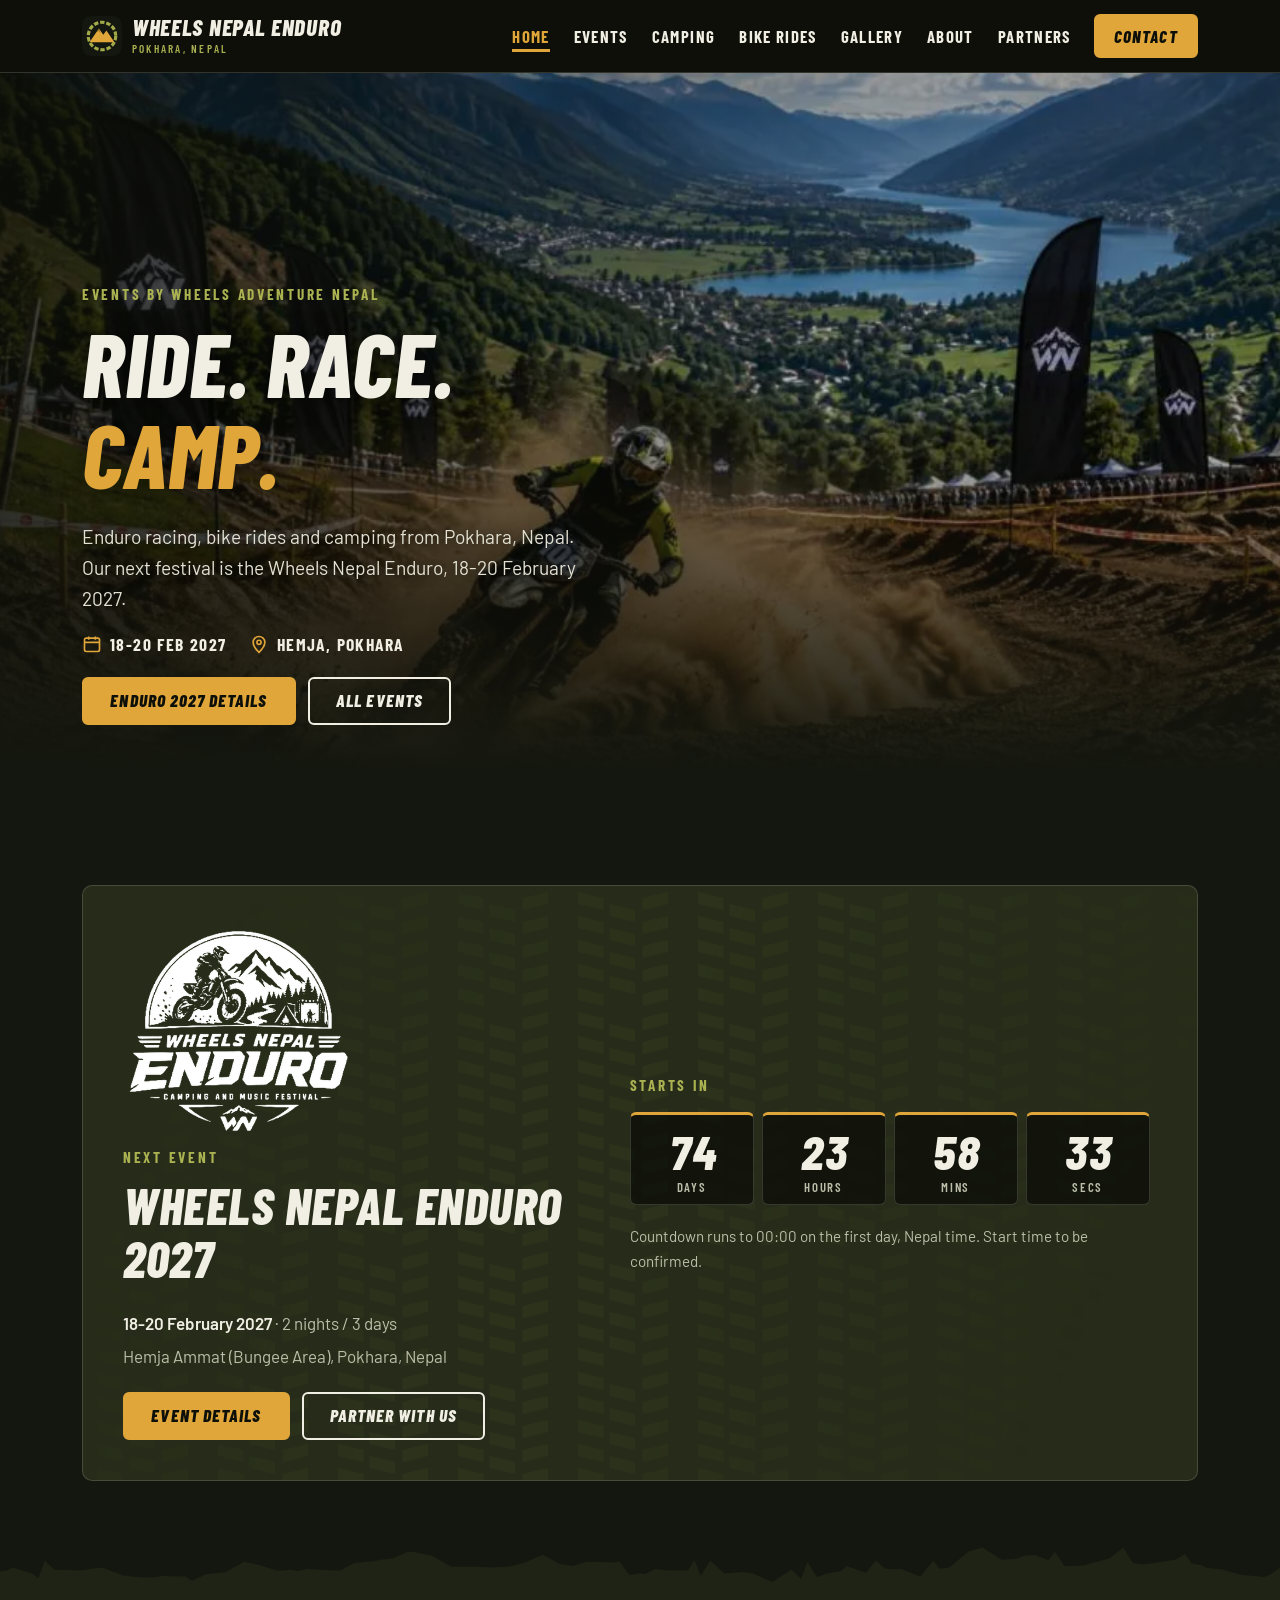
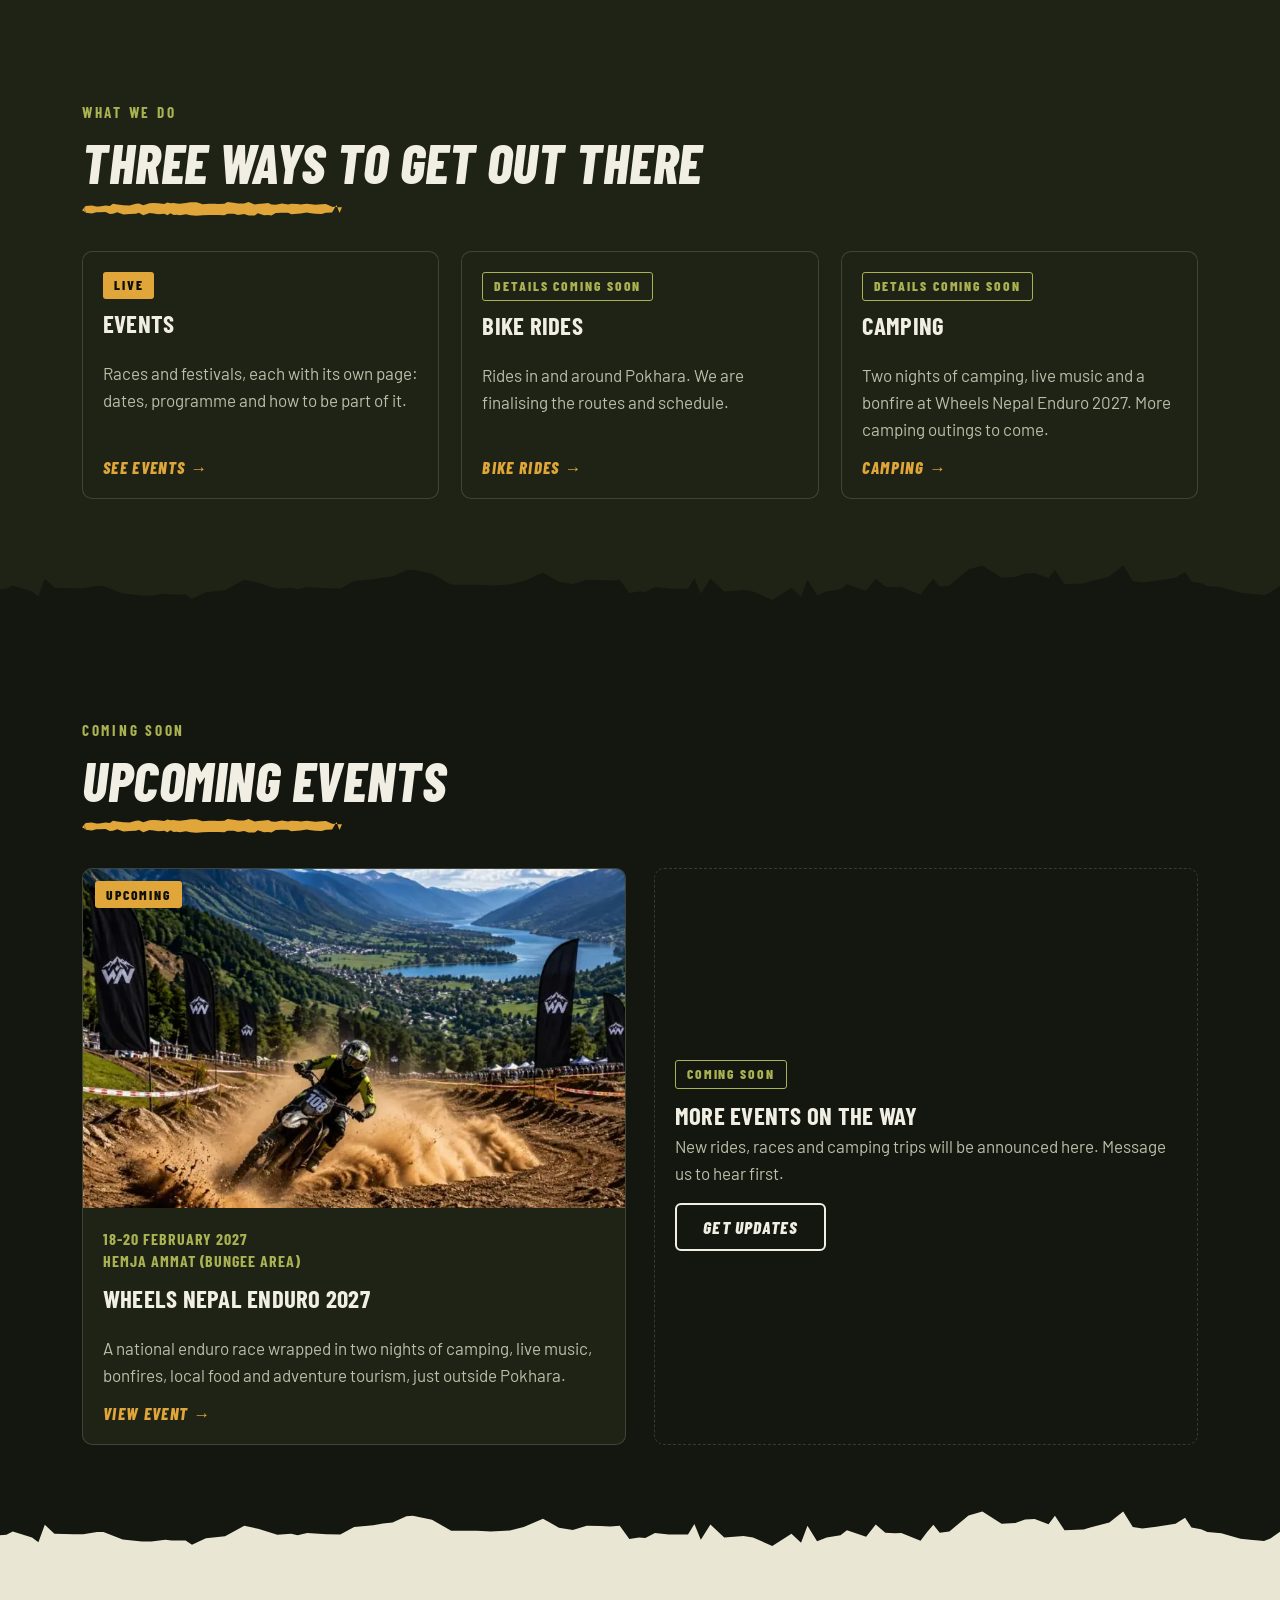
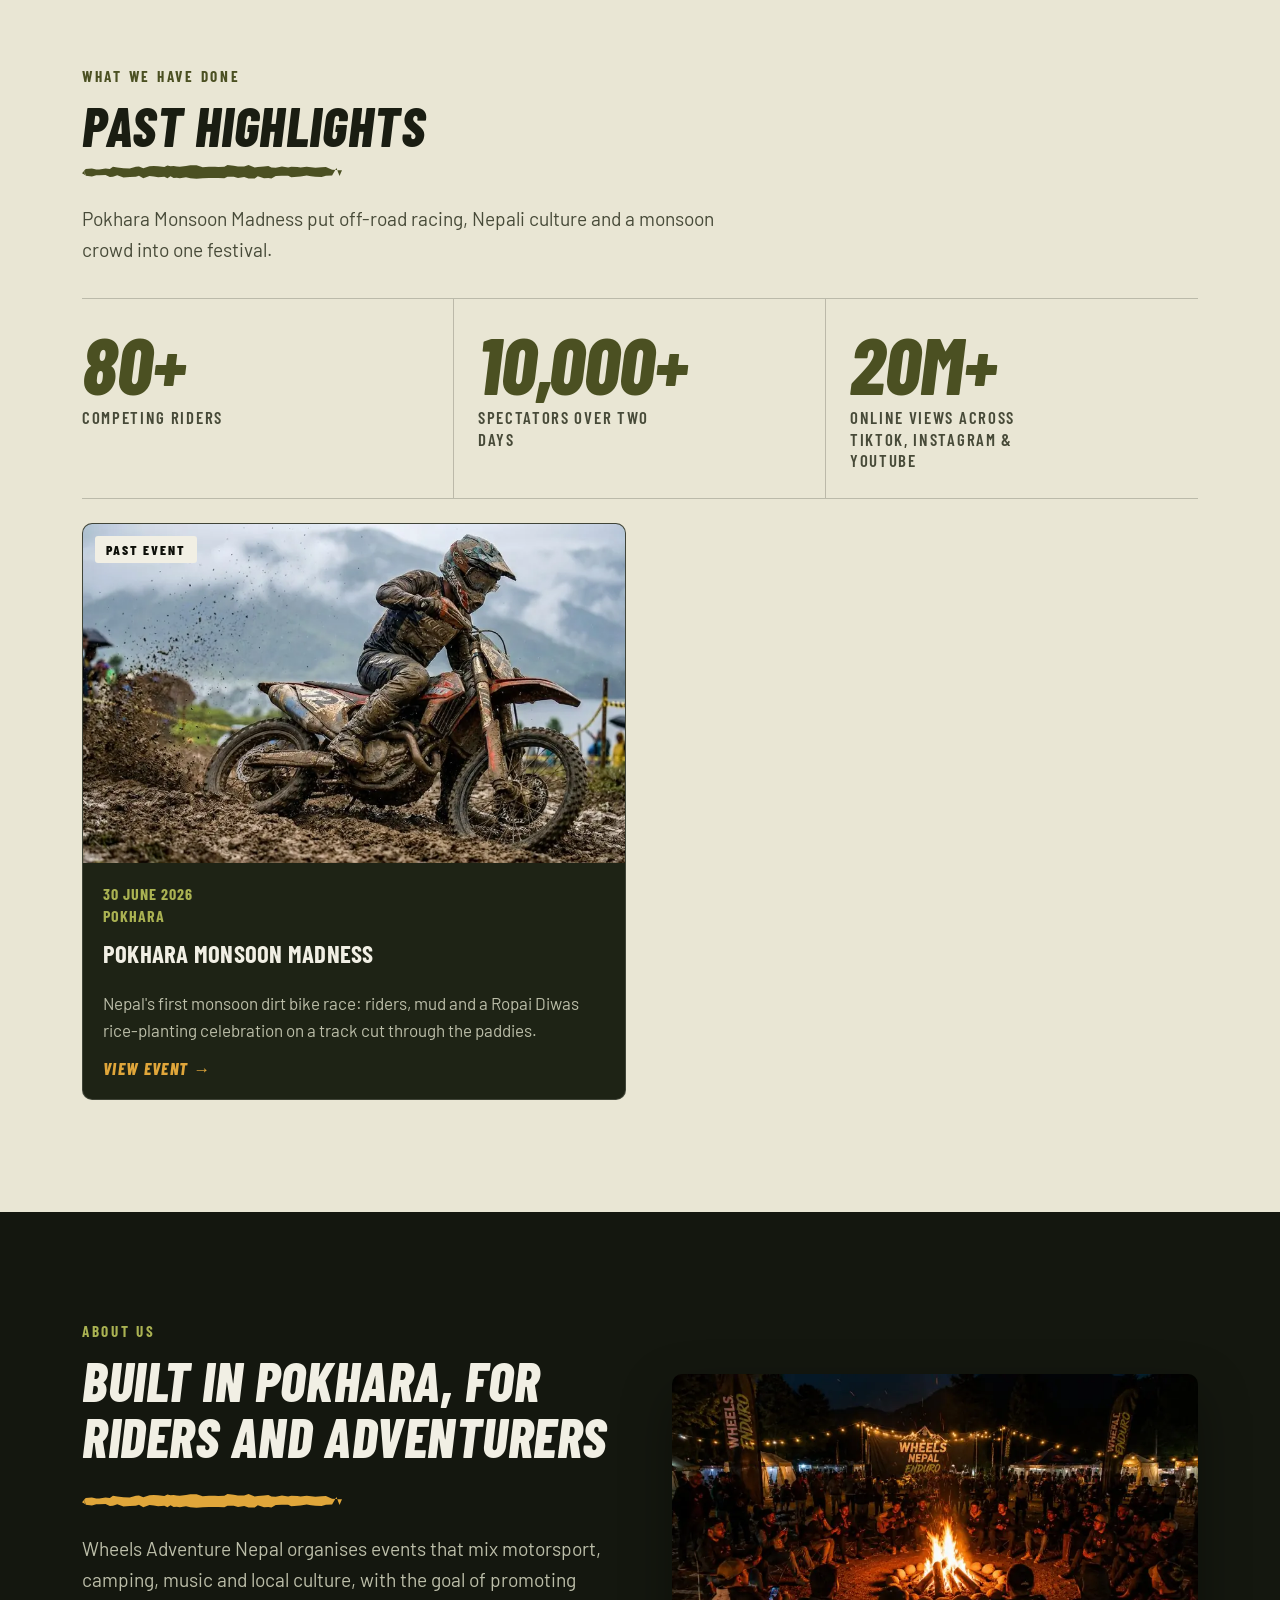
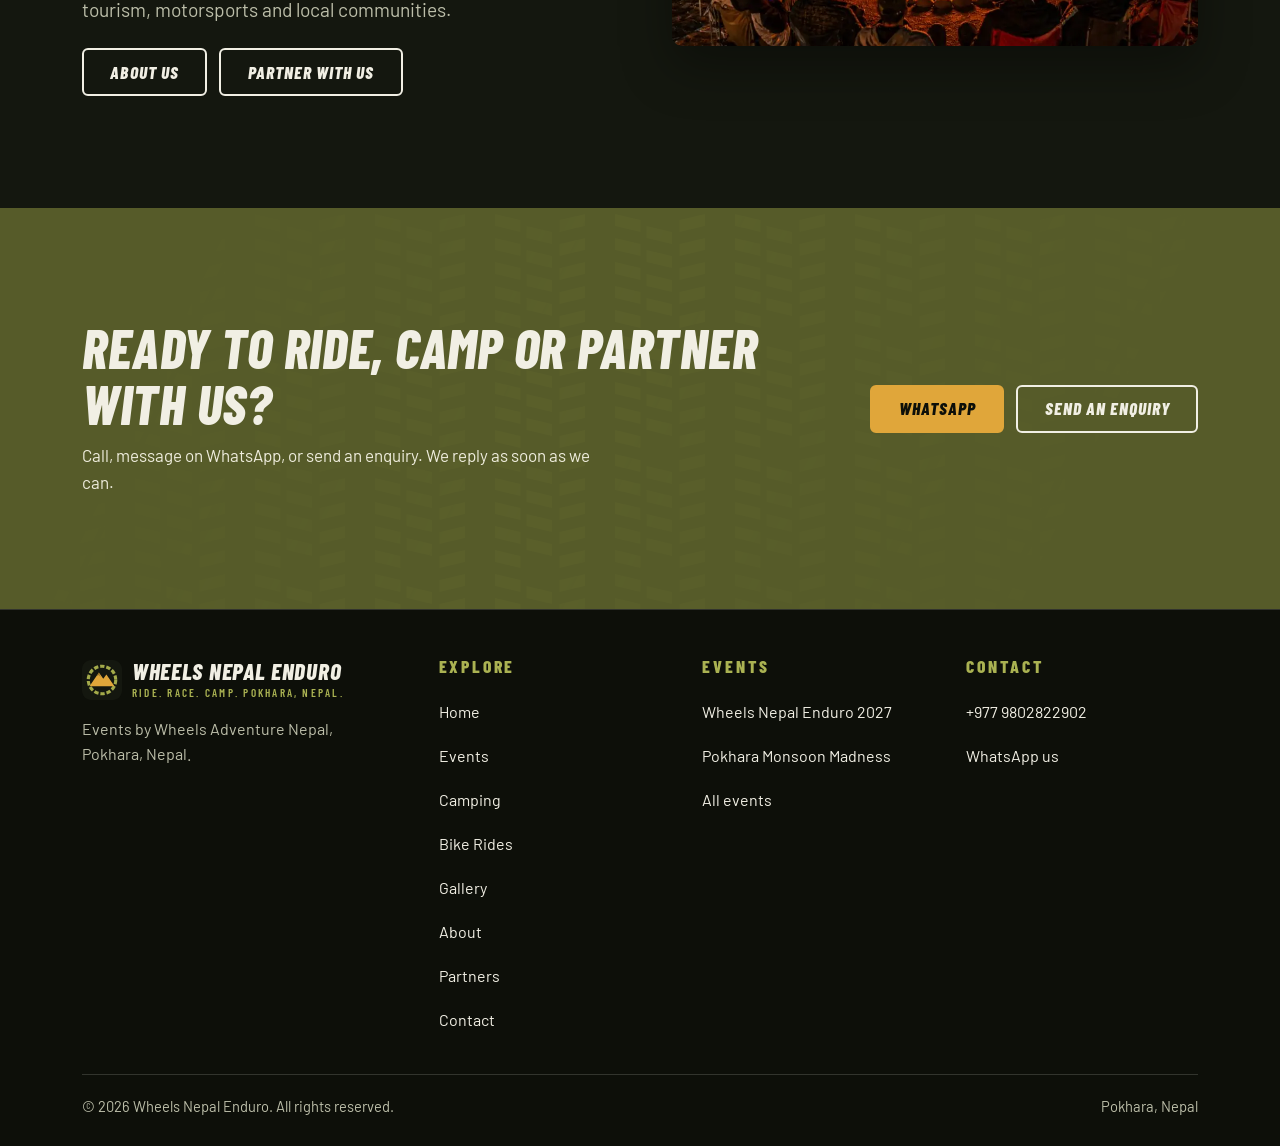
<file: index.html>
<!doctype html>
<html lang="en" data-root="">
<head>
<meta charset="utf-8">
<meta name="viewport" content="width=device-width,initial-scale=1">
<title>Wheels Nepal Enduro | Races, Bike Rides &amp; Camping in Pokhara, Nepal</title>
<meta name="description" content="Enduro races, bike rides and camping from Pokhara, Nepal. Next up: Wheels Nepal Enduro 2027, 18-20 February 2027 at Hemja Ammat (Bungee Area).">
<meta name="theme-color" content="#14170f">
<link rel="canonical" href="https://wheels-nepal.vercel.app/index.html">
<meta property="og:type" content="website">
<meta property="og:site_name" content="Wheels Nepal Enduro">
<meta property="og:title" content="Wheels Nepal Enduro | Races, Bike Rides &amp; Camping in Pokhara, Nepal">
<meta property="og:description" content="Enduro races, bike rides and camping from Pokhara, Nepal. Next up: Wheels Nepal Enduro 2027, 18-20 February 2027 at Hemja Ammat (Bungee Area).">
<meta property="og:url" content="https://wheels-nepal.vercel.app/index.html">
<meta property="og:image" content="https://wheels-nepal.vercel.app/assets/img/og.jpg">
<meta property="og:image:width" content="1200">
<meta property="og:image:height" content="630">
<meta property="og:image:alt" content="Wheels Nepal Enduro: enduro races, bike rides and camping from Pokhara, Nepal">
<meta name="twitter:card" content="summary_large_image">
<link rel="icon" href="favicon.svg" type="image/svg+xml">
<link rel="preload" href="assets/fonts/barlow-condensed-latin-800-italic.woff2" as="font" type="font/woff2" crossorigin>
<link rel="preload" href="assets/fonts/barlow-latin-400-normal.woff2" as="font" type="font/woff2" crossorigin>
<link rel="stylesheet" href="css/styles.css">
</head>
<body data-nav="index.html">
<a class="skip" href="#main">Skip to content</a>
<header id="site-header"></header>
<noscript><nav aria-label="Main (no JavaScript)" style="padding:12px 20px;background:#0d0f09"><a href="index.html">Home</a> &middot; <a href="events.html">Events</a> &middot; <a href="camping.html">Camping</a> &middot; <a href="bike-rides.html">Bike Rides</a> &middot; <a href="gallery.html">Gallery</a> &middot; <a href="about.html">About</a> &middot; <a href="partners.html">Partners</a> &middot; <a href="contact.html">Contact</a></nav></noscript>
<main id="main">

<section class="hero tread" aria-labelledby="home-h">
  <picture><source type="image/webp" srcset="assets/img/rider-lake.webp"><img src="assets/img/rider-lake.jpg" width="877" height="473" alt="" fetchpriority="high"></picture>
  <div class="wrap">
    <p class="kicker">Events by <span data-cfg="organiser">Wheels Adventure Nepal</span></p>
    <h1 id="home-h">Ride. Race. <em>Camp.</em></h1>
    <p class="lede">Enduro racing, bike rides and camping from Pokhara, Nepal. Our next festival is the Wheels Nepal Enduro, 18-20 February 2027.</p>
    <ul class="hero-meta"><li><svg viewBox="0 0 24 24" fill="none" stroke="currentColor" stroke-width="2" aria-hidden="true"><rect x="3" y="5" width="18" height="16" rx="2"/><path d="M3 10h18M8 3v4M16 3v4"/></svg><span>18-20 Feb 2027</span></li><li><svg viewBox="0 0 24 24" fill="none" stroke="currentColor" stroke-width="2" aria-hidden="true"><path d="M12 22s7-6.5 7-12a7 7 0 0 0-14 0c0 5.5 7 12 7 12z"/><circle cx="12" cy="10" r="2.5"/></svg><span>Hemja, Pokhara</span></li></ul>
    <div class="btn-row"><a class="btn" href="events/wheels-nepal-enduro-2027.html">Enduro 2027 details</a><a class="btn btn--ghost" href="events.html">All events</a></div>
  </div>
</section>

<section class="section" aria-labelledby="next-h">
  <div class="wrap">
    <h2 id="next-h" class="sr-only">Next event</h2>
    <div data-next-event><p class="empty">Loading the next event... <a href="events/wheels-nepal-enduro-2027.html">Wheels Nepal Enduro 2027, 18-20 February 2027</a></p></div>
  </div>
</section>

<section class="section section--surface" aria-labelledby="what-h">
  <div class="edge"></div>
  <div class="wrap">
    <div class="section-head"><p class="kicker">What we do</p><h2 id="what-h">Three ways to get out there</h2><span class="swash"></span></div>
    <div class="grid grid--3">
      <article class="card reveal"><div class="card-body"><span class="badge" style="align-self:flex-start;margin-bottom:12px">Live</span><h3><a href="events.html">Events</a></h3><p>Races and festivals, each with its own page: dates, programme and how to be part of it.</p><span class="card-link" aria-hidden="true">See events &rarr;</span></div></article>
      <article class="card reveal"><div class="card-body"><span class="badge badge--soon" style="align-self:flex-start;margin-bottom:12px">Details coming soon</span><h3><a href="bike-rides.html">Bike rides</a></h3><p>Rides in and around Pokhara. We are finalising the routes and schedule.</p><span class="card-link" aria-hidden="true">Bike rides &rarr;</span></div></article>
      <article class="card reveal"><div class="card-body"><span class="badge badge--soon" style="align-self:flex-start;margin-bottom:12px">Details coming soon</span><h3><a href="camping.html">Camping</a></h3><p>Two nights of camping, live music and a bonfire at Wheels Nepal Enduro 2027. More camping outings to come.</p><span class="card-link" aria-hidden="true">Camping &rarr;</span></div></article>
    </div>
  </div>
</section>

<section class="section" aria-labelledby="up-h">
  <div class="edge"></div>
  <div class="wrap">
    <div class="section-head"><p class="kicker">Coming soon</p><h2 id="up-h">Upcoming events</h2><span class="swash"></span></div>
    <div class="grid grid--2" data-event-cards="upcoming"></div>
  </div>
</section>

<section class="section section--paper" aria-labelledby="past-h">
  <div class="edge"></div>
  <div class="wrap">
    <div class="section-head"><p class="kicker">What we have done</p><h2 id="past-h">Past highlights</h2><span class="swash"></span>
    <p class="lede">Pokhara Monsoon Madness put off-road racing, Nepali culture and a monsoon crowd into one festival.</p></div>
    <div class="stats" data-past-stats="pokhara-monsoon-madness">
      <div class="stat"><span class="stat-n">80+</span><span class="stat-l">competing riders</span></div>
      <div class="stat"><span class="stat-n">10,000+</span><span class="stat-l">spectators over two days</span></div>
      <div class="stat"><span class="stat-n">20M+</span><span class="stat-l">online views across TikTok, Instagram &amp; YouTube</span></div>
    </div>
    <div class="grid grid--2" data-event-cards="past"></div>
  </div>
</section>

<section class="section" aria-labelledby="about-h">
  <div class="wrap split">
    <div class="reveal"><p class="kicker">About us</p><h2 id="about-h">Built in Pokhara, for riders and adventurers</h2><span class="swash"></span>
      <p class="lede"><span data-cfg="organiser">Wheels Adventure Nepal</span> organises events that mix motorsport, camping, music and local culture, with the goal of promoting tourism, motorsports and local communities.</p>
      <div class="btn-row"><a class="btn btn--ghost" href="about.html">About us</a><a class="btn btn--ghost" href="partners.html">Partner with us</a></div></div>
    <div class="split-media reveal"><picture><source type="image/webp" srcset="assets/img/bonfire.webp"><img src="assets/img/bonfire.jpg" width="995" height="514" alt="Campers gather around a bonfire under string lights at night." loading="lazy"></picture></div>
  </div>
</section>

<section class="cta-band tread" aria-labelledby="cta-h"><div class="wrap section"><div><h2 id="cta-h" style="margin-bottom:.2em">Ready to ride, camp or partner with us?</h2><p>Call, message on WhatsApp, or send an enquiry. We reply as soon as we can.</p></div>
<div class="btn-row" style="margin:0"><a class="btn" data-wa="Hello! I found you on your website." href="contact.html">WhatsApp<span class="sr-only"> (opens in a new tab)</span></a><a class="btn btn--ghost" href="contact.html">Send an enquiry</a></div></div></section>
</main>
<footer id="site-footer"></footer>
<script src="js/config.js"></script>
<script src="js/events-data.js"></script>
<script src="js/app.js"></script>
</body>
</html>
</file>
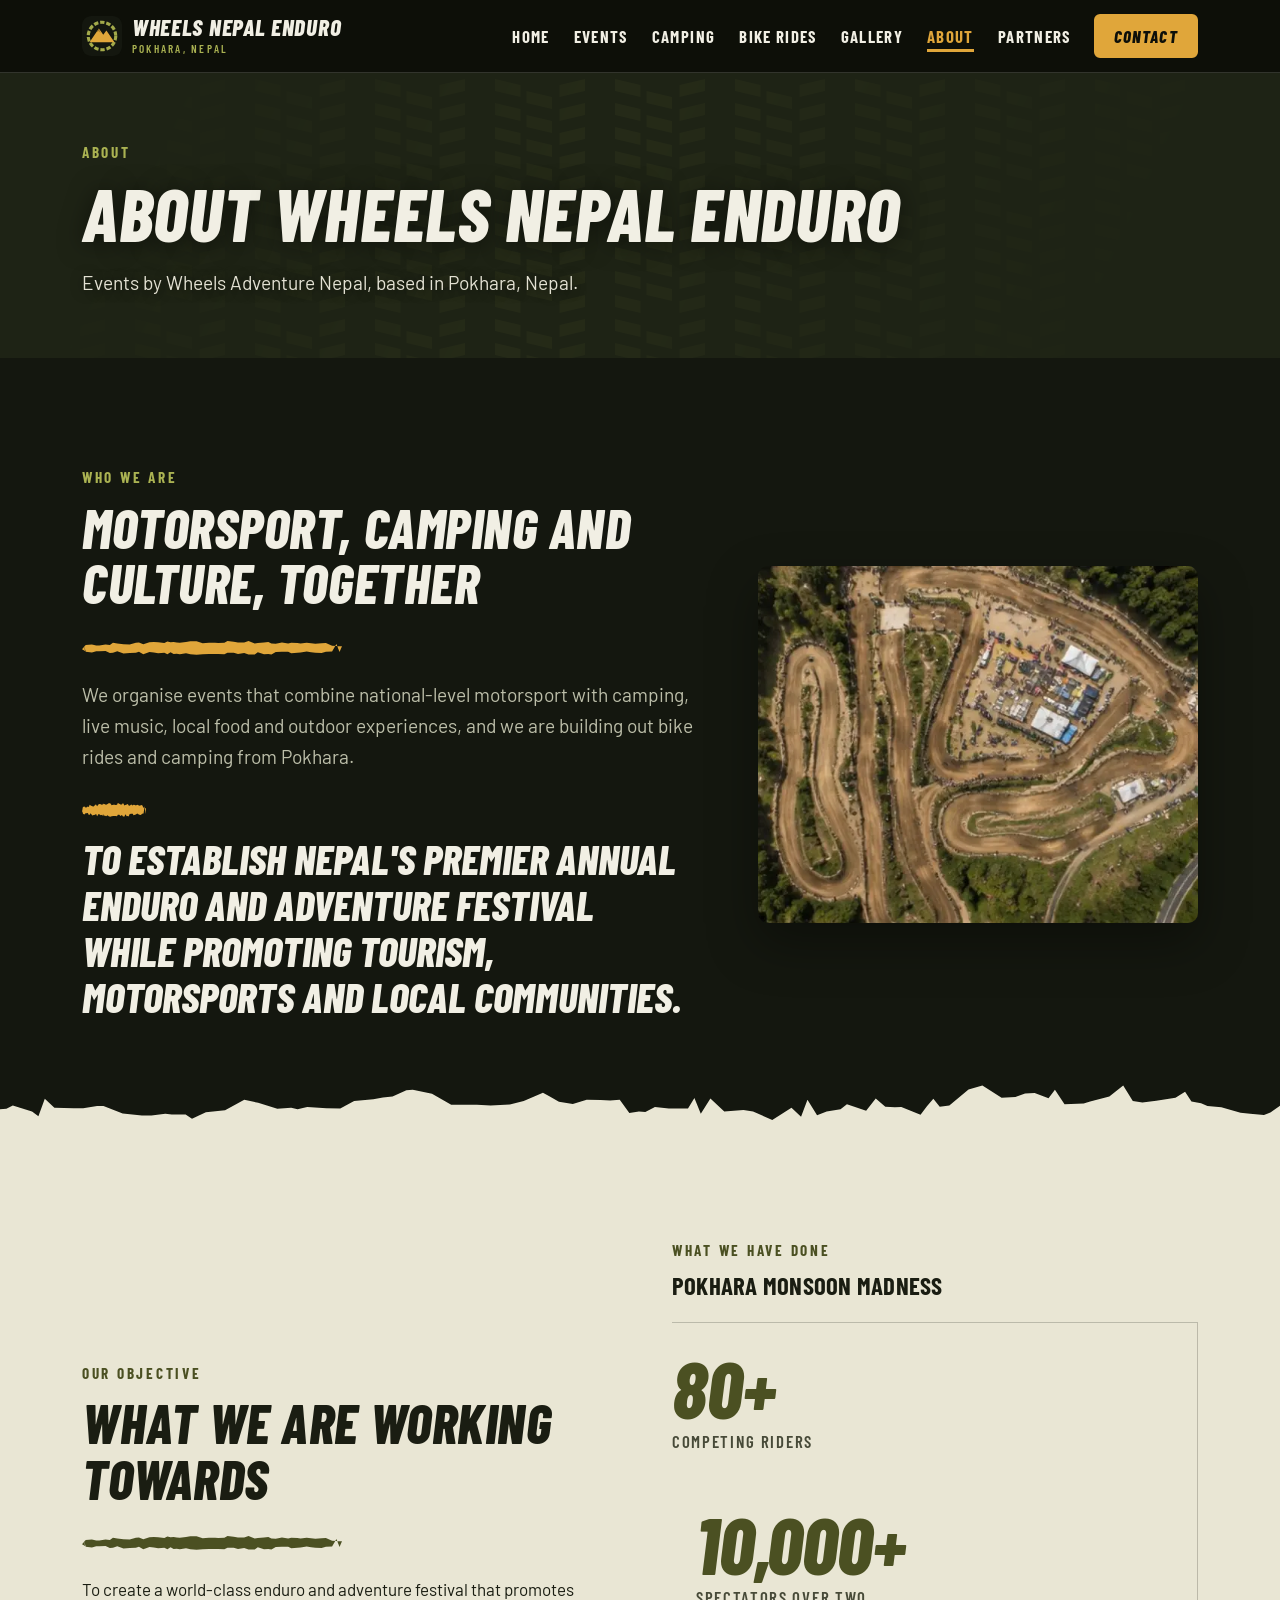
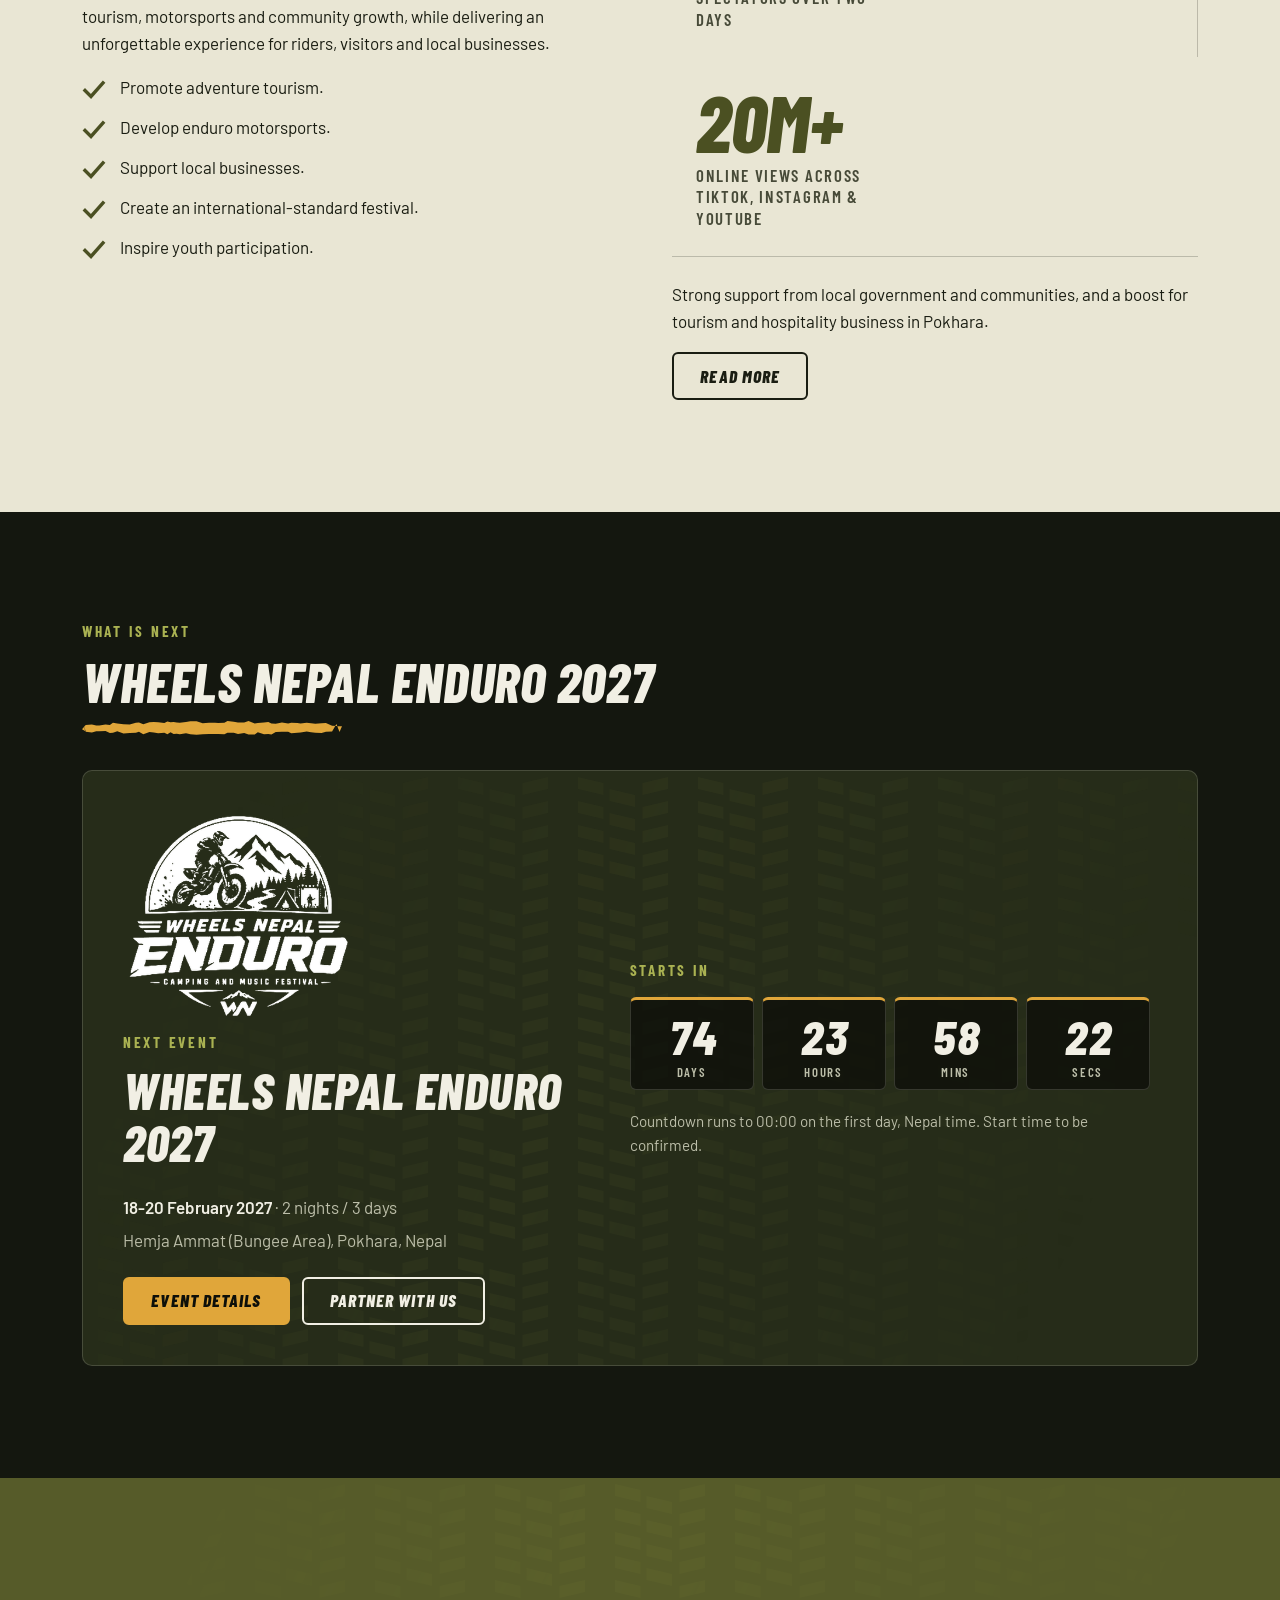
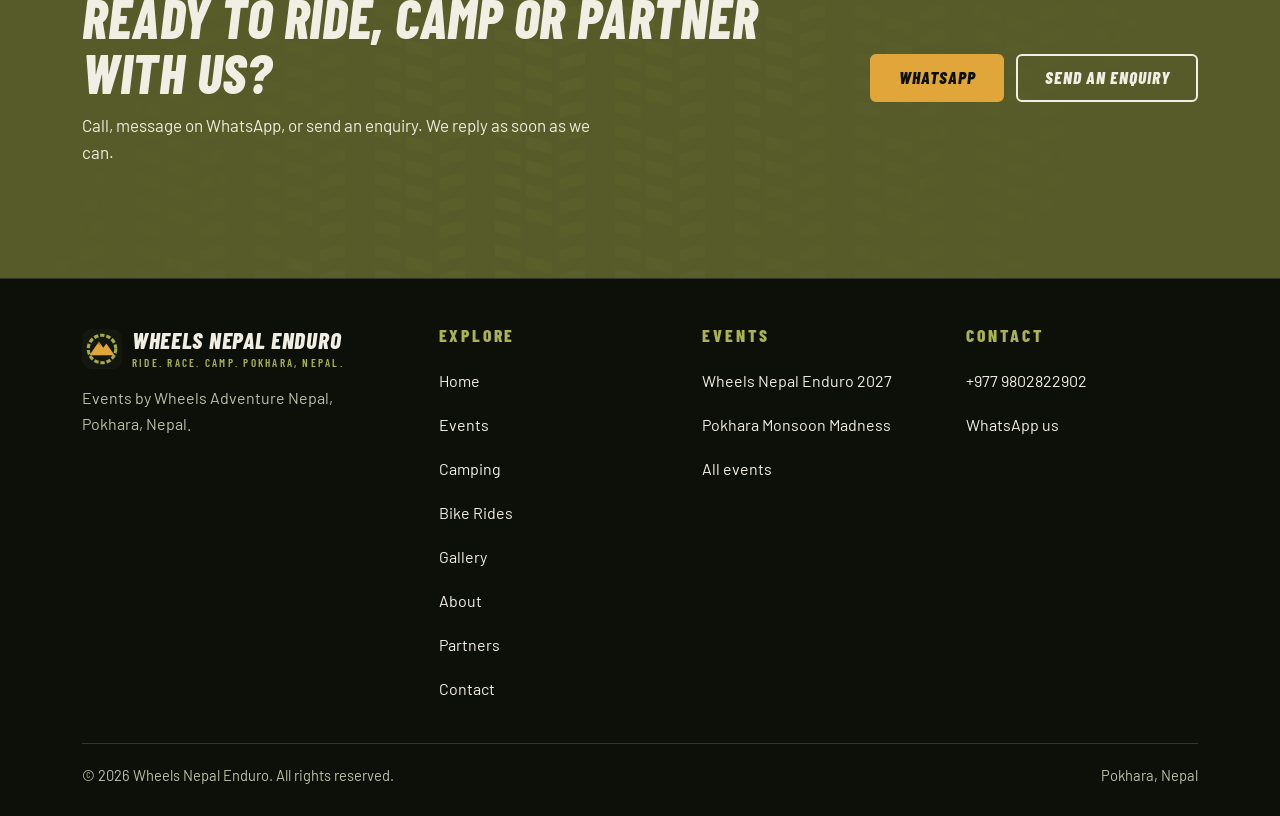
<file: about.html>
<!doctype html>
<html lang="en" data-root="">
<head>
<meta charset="utf-8">
<meta name="viewport" content="width=device-width,initial-scale=1">
<title>About | Wheels Nepal Enduro</title>
<meta name="description" content="About Wheels Nepal Enduro and Wheels Adventure Nepal: enduro, camping and adventure events from Pokhara, Nepal, promoting tourism, motorsports and local communities.">
<meta name="theme-color" content="#14170f">
<link rel="canonical" href="https://wheels-nepal.vercel.app/about.html">
<meta property="og:type" content="website">
<meta property="og:site_name" content="Wheels Nepal Enduro">
<meta property="og:title" content="About | Wheels Nepal Enduro">
<meta property="og:description" content="About Wheels Nepal Enduro and Wheels Adventure Nepal: enduro, camping and adventure events from Pokhara, Nepal, promoting tourism, motorsports and local communities.">
<meta property="og:url" content="https://wheels-nepal.vercel.app/about.html">
<meta property="og:image" content="https://wheels-nepal.vercel.app/assets/img/og.jpg">
<meta property="og:image:width" content="1200">
<meta property="og:image:height" content="630">
<meta property="og:image:alt" content="Wheels Nepal Enduro: enduro races, bike rides and camping from Pokhara, Nepal">
<meta name="twitter:card" content="summary_large_image">
<link rel="icon" href="favicon.svg" type="image/svg+xml">
<link rel="preload" href="assets/fonts/barlow-condensed-latin-800-italic.woff2" as="font" type="font/woff2" crossorigin>
<link rel="preload" href="assets/fonts/barlow-latin-400-normal.woff2" as="font" type="font/woff2" crossorigin>
<link rel="stylesheet" href="css/styles.css">
</head>
<body data-nav="about.html">
<a class="skip" href="#main">Skip to content</a>
<header id="site-header"></header>
<noscript><nav aria-label="Main (no JavaScript)" style="padding:12px 20px;background:#0d0f09"><a href="index.html">Home</a> &middot; <a href="events.html">Events</a> &middot; <a href="camping.html">Camping</a> &middot; <a href="bike-rides.html">Bike Rides</a> &middot; <a href="gallery.html">Gallery</a> &middot; <a href="about.html">About</a> &middot; <a href="partners.html">Partners</a> &middot; <a href="contact.html">Contact</a></nav></noscript>
<main id="main">

<section class="hero hero--plain tread" aria-labelledby="a-h"><div class="wrap"><p class="kicker">About</p><h1 id="a-h">About <span data-cfg="brand">Wheels Nepal Enduro</span></h1><p class="lede">Events by <span data-cfg="organiser">Wheels Adventure Nepal</span>, based in Pokhara, Nepal.</p></div></section>
<section class="section" aria-labelledby="a-who"><div class="wrap split split--wide-left">
<div class="reveal"><p class="kicker">Who we are</p><h2 id="a-who">Motorsport, camping and culture, together</h2><span class="swash"></span>
<p class="lede">We organise events that combine national-level motorsport with camping, live music, local food and outdoor experiences, and we are building out bike rides and camping from Pokhara.</p>
<p class="quote" style="margin-top:28px">To establish Nepal's premier annual enduro and adventure festival while promoting tourism, motorsports and local communities.</p></div>
<div class="split-media reveal"><picture><source type="image/webp" srcset="assets/img/track-aerial.webp"><img src="assets/img/track-aerial.jpg" width="584" height="473" alt="Aerial view of a looping dirt enduro track with a paddock and tents at its centre." loading="lazy"></picture></div>
</div></section>
<section class="section section--paper" aria-labelledby="a-obj"><div class="edge"></div><div class="wrap split">
<div class="reveal"><p class="kicker">Our objective</p><h2 id="a-obj">What we are working towards</h2><span class="swash"></span>
<p>To create a world-class enduro and adventure festival that promotes tourism, motorsports and community growth, while delivering an unforgettable experience for riders, visitors and local businesses.</p>
<ul class="ticks"><li>Promote adventure tourism.</li><li>Develop enduro motorsports.</li><li>Support local businesses.</li><li>Create an international-standard festival.</li><li>Inspire youth participation.</li></ul></div>
<div class="reveal"><p class="kicker">What we have done</p><h3>Pokhara Monsoon Madness</h3>
<div class="stats" style="grid-template-columns:1fr" data-past-stats="pokhara-monsoon-madness"></div>
<p>Strong support from local government and communities, and a boost for tourism and hospitality business in Pokhara.</p>
<a class="btn btn--ghost" href="events/pokhara-monsoon-madness.html">Read more</a></div>
</div></section>
<section class="section" aria-labelledby="a-next"><div class="wrap"><div class="section-head"><p class="kicker">What is next</p><h2 id="a-next">Wheels Nepal Enduro 2027</h2><span class="swash"></span></div>
<div data-next-event></div></div></section>
<section class="cta-band tread" aria-labelledby="cta-h"><div class="wrap section"><div><h2 id="cta-h" style="margin-bottom:.2em">Ready to ride, camp or partner with us?</h2><p>Call, message on WhatsApp, or send an enquiry. We reply as soon as we can.</p></div>
<div class="btn-row" style="margin:0"><a class="btn" data-wa="Hello! I found you on your website." href="contact.html">WhatsApp<span class="sr-only"> (opens in a new tab)</span></a><a class="btn btn--ghost" href="contact.html">Send an enquiry</a></div></div></section>
</main>
<footer id="site-footer"></footer>
<script src="js/config.js"></script>
<script src="js/events-data.js"></script>
<script src="js/app.js"></script>
</body>
</html>
</file>
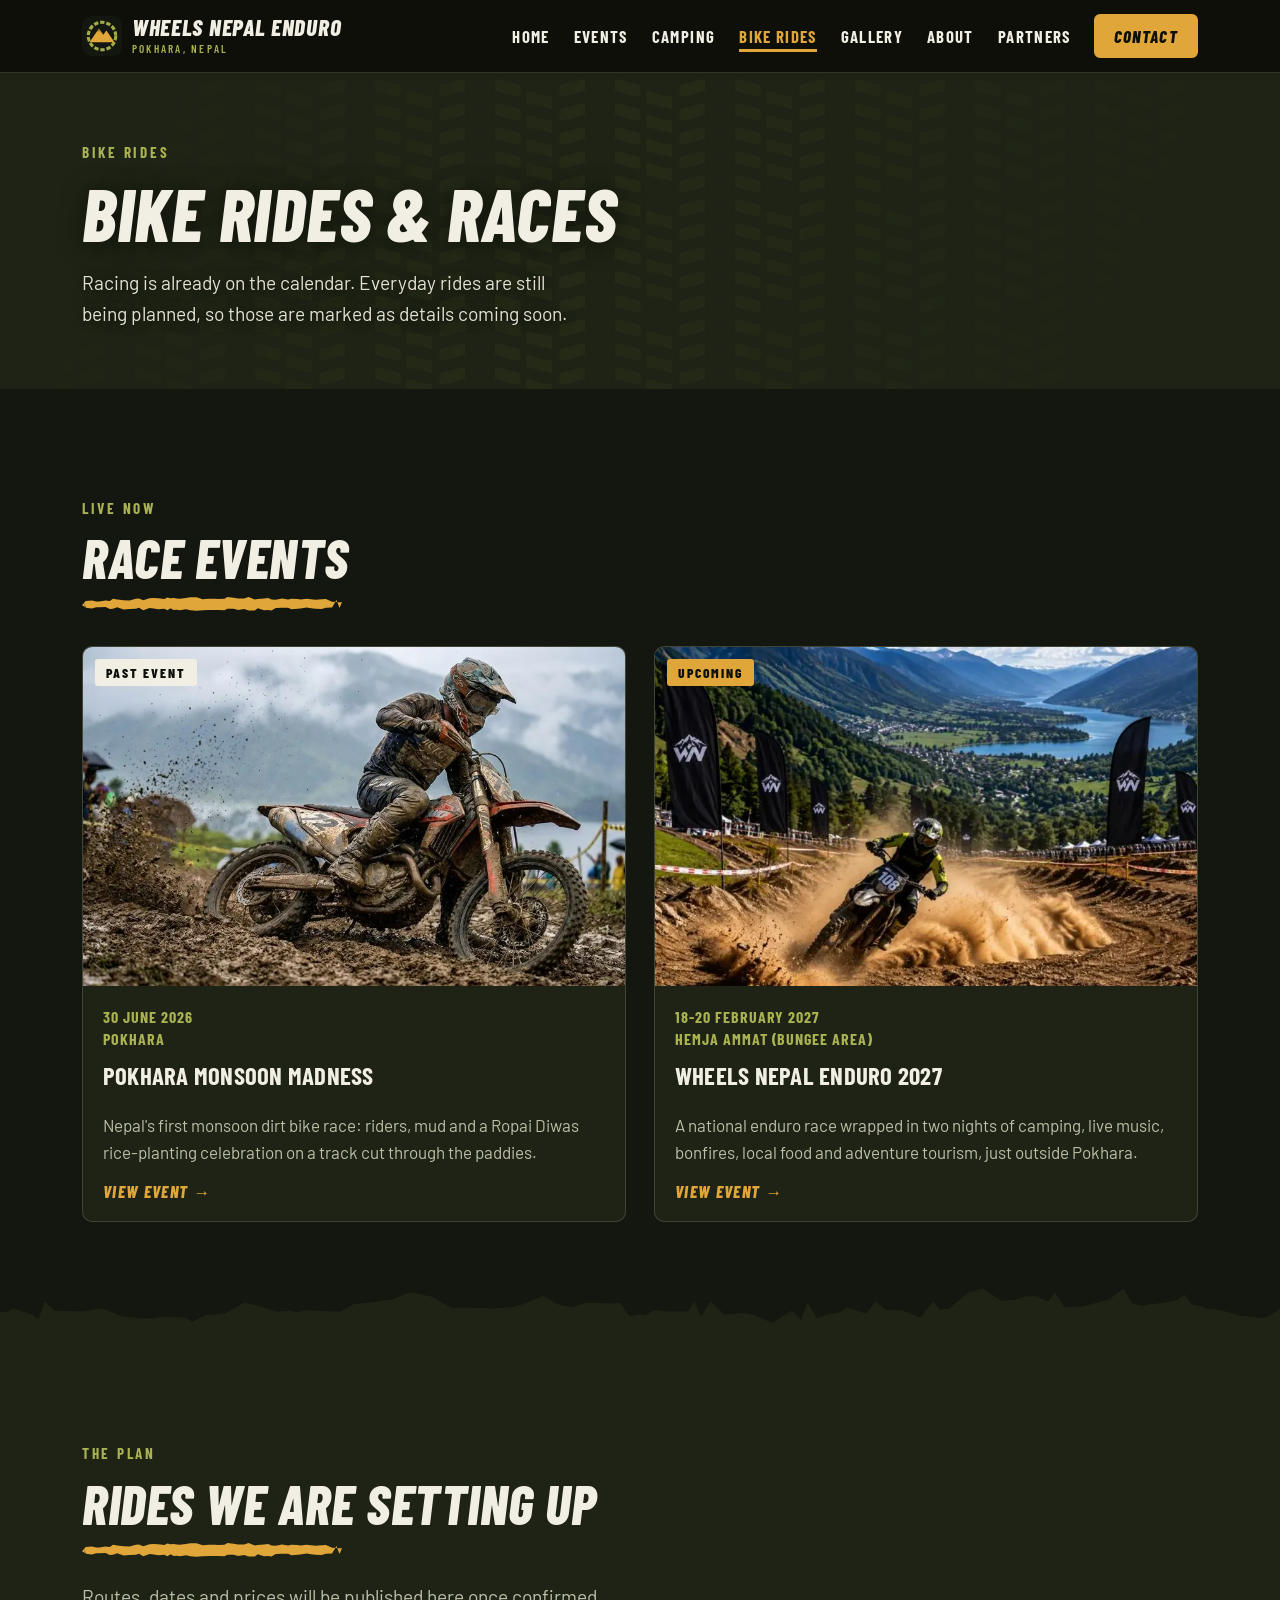
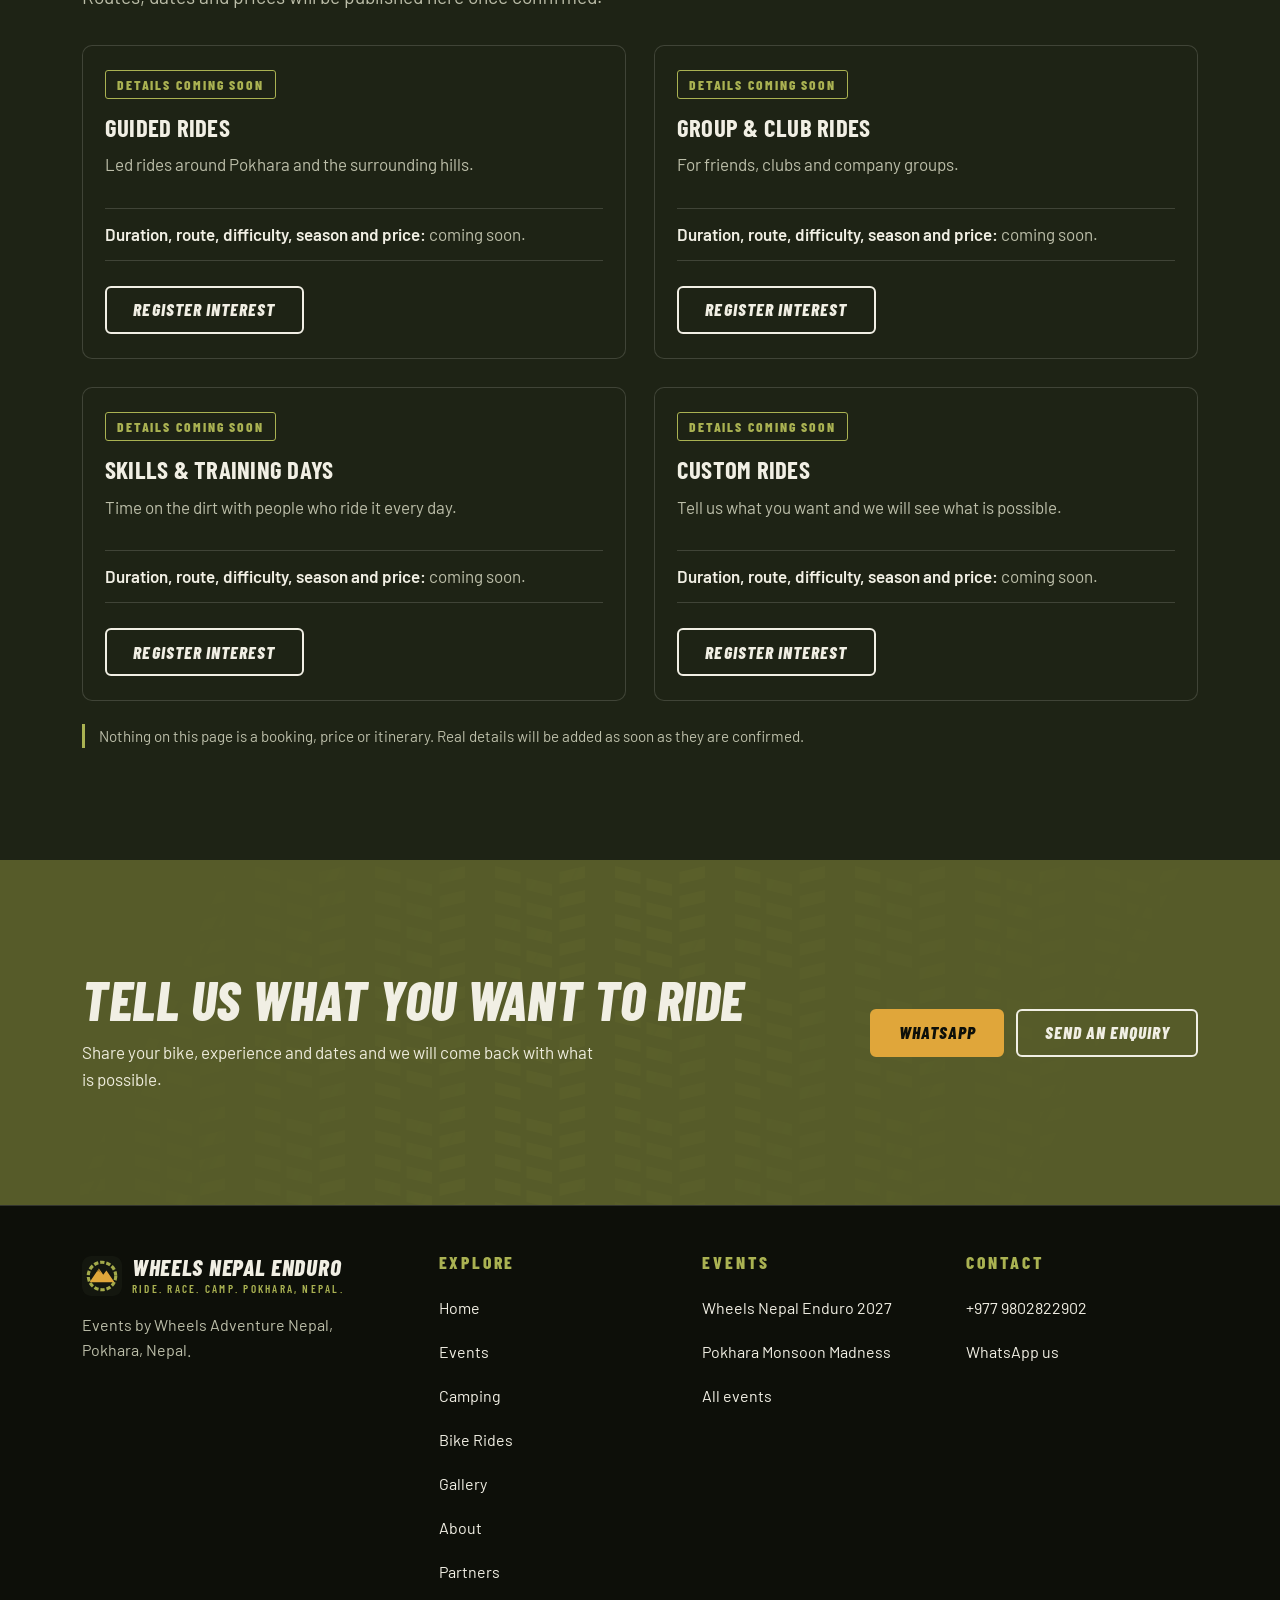
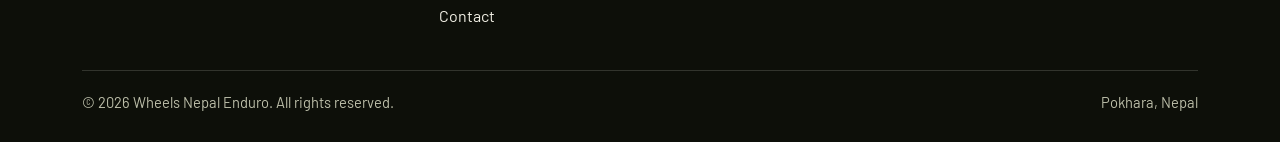
<file: bike-rides.html>
<!doctype html>
<html lang="en" data-root="">
<head>
<meta charset="utf-8">
<meta name="viewport" content="width=device-width,initial-scale=1">
<title>Bike Rides | Wheels Nepal Enduro</title>
<meta name="description" content="Bike rides and races from Pokhara, Nepal. Enduro events are live; guided ride details coming soon.">
<meta name="theme-color" content="#14170f">
<link rel="canonical" href="https://wheels-nepal.vercel.app/bike-rides.html">
<meta property="og:type" content="website">
<meta property="og:site_name" content="Wheels Nepal Enduro">
<meta property="og:title" content="Bike Rides | Wheels Nepal Enduro">
<meta property="og:description" content="Bike rides and races from Pokhara, Nepal. Enduro events are live; guided ride details coming soon.">
<meta property="og:url" content="https://wheels-nepal.vercel.app/bike-rides.html">
<meta property="og:image" content="https://wheels-nepal.vercel.app/assets/img/og.jpg">
<meta property="og:image:width" content="1200">
<meta property="og:image:height" content="630">
<meta property="og:image:alt" content="Wheels Nepal Enduro: enduro races, bike rides and camping from Pokhara, Nepal">
<meta name="twitter:card" content="summary_large_image">
<link rel="icon" href="favicon.svg" type="image/svg+xml">
<link rel="preload" href="assets/fonts/barlow-condensed-latin-800-italic.woff2" as="font" type="font/woff2" crossorigin>
<link rel="preload" href="assets/fonts/barlow-latin-400-normal.woff2" as="font" type="font/woff2" crossorigin>
<link rel="stylesheet" href="css/styles.css">
</head>
<body data-nav="bike-rides.html">
<a class="skip" href="#main">Skip to content</a>
<header id="site-header"></header>
<noscript><nav aria-label="Main (no JavaScript)" style="padding:12px 20px;background:#0d0f09"><a href="index.html">Home</a> &middot; <a href="events.html">Events</a> &middot; <a href="camping.html">Camping</a> &middot; <a href="bike-rides.html">Bike Rides</a> &middot; <a href="gallery.html">Gallery</a> &middot; <a href="about.html">About</a> &middot; <a href="partners.html">Partners</a> &middot; <a href="contact.html">Contact</a></nav></noscript>
<main id="main">

<section class="hero hero--plain tread" aria-labelledby="b-h"><div class="wrap"><p class="kicker">Bike rides</p><h1 id="b-h">Bike rides &amp; races</h1><p class="lede">Racing is already on the calendar. Everyday rides are still being planned, so those are marked as details coming soon.</p></div></section>
<section class="section" aria-labelledby="b-ev"><div class="wrap">
<div class="section-head"><p class="kicker">Live now</p><h2 id="b-ev">Race events</h2><span class="swash"></span></div>
<div class="grid grid--2" data-event-cards="all"><noscript><p><a href="events.html">See all events</a></p></noscript></div>
</div></section>
<section class="section section--surface" aria-labelledby="b-off"><div class="edge"></div><div class="wrap">
<div class="section-head"><p class="kicker">The plan</p><h2 id="b-off">Rides we are setting up</h2><span class="swash"></span><p class="lede">Routes, dates and prices will be published here once confirmed.</p></div>
<div class="grid grid--2">
<article class="offer reveal"><span class="badge badge--soon">Details coming soon</span><h3>Guided rides</h3><p>Led rides around Pokhara and the surrounding hills.</p>
<p class="offer-note"><strong>Duration, route, difficulty, season and price:</strong> coming soon.</p>
<a class="btn btn--ghost" href="contact.html?topic=ride">Register interest</a></article><article class="offer reveal"><span class="badge badge--soon">Details coming soon</span><h3>Group &amp; club rides</h3><p>For friends, clubs and company groups.</p>
<p class="offer-note"><strong>Duration, route, difficulty, season and price:</strong> coming soon.</p>
<a class="btn btn--ghost" href="contact.html?topic=ride">Register interest</a></article><article class="offer reveal"><span class="badge badge--soon">Details coming soon</span><h3>Skills &amp; training days</h3><p>Time on the dirt with people who ride it every day.</p>
<p class="offer-note"><strong>Duration, route, difficulty, season and price:</strong> coming soon.</p>
<a class="btn btn--ghost" href="contact.html?topic=ride">Register interest</a></article><article class="offer reveal"><span class="badge badge--soon">Details coming soon</span><h3>Custom rides</h3><p>Tell us what you want and we will see what is possible.</p>
<p class="offer-note"><strong>Duration, route, difficulty, season and price:</strong> coming soon.</p>
<a class="btn btn--ghost" href="contact.html?topic=ride">Register interest</a></article>
</div>
<p class="note">Nothing on this page is a booking, price or itinerary. Real details will be added as soon as they are confirmed.</p>
</div></section>
<section class="cta-band tread" aria-labelledby="cta-h"><div class="wrap section"><div><h2 id="cta-h" style="margin-bottom:.2em">Tell us what you want to ride</h2><p>Share your bike, experience and dates and we will come back with what is possible.</p></div>
<div class="btn-row" style="margin:0"><a class="btn" data-wa="Hello! I found you on your website." href="contact.html">WhatsApp<span class="sr-only"> (opens in a new tab)</span></a><a class="btn btn--ghost" href="contact.html?topic=ride">Send an enquiry</a></div></div></section>
</main>
<footer id="site-footer"></footer>
<script src="js/config.js"></script>
<script src="js/events-data.js"></script>
<script src="js/app.js"></script>
</body>
</html>
</file>
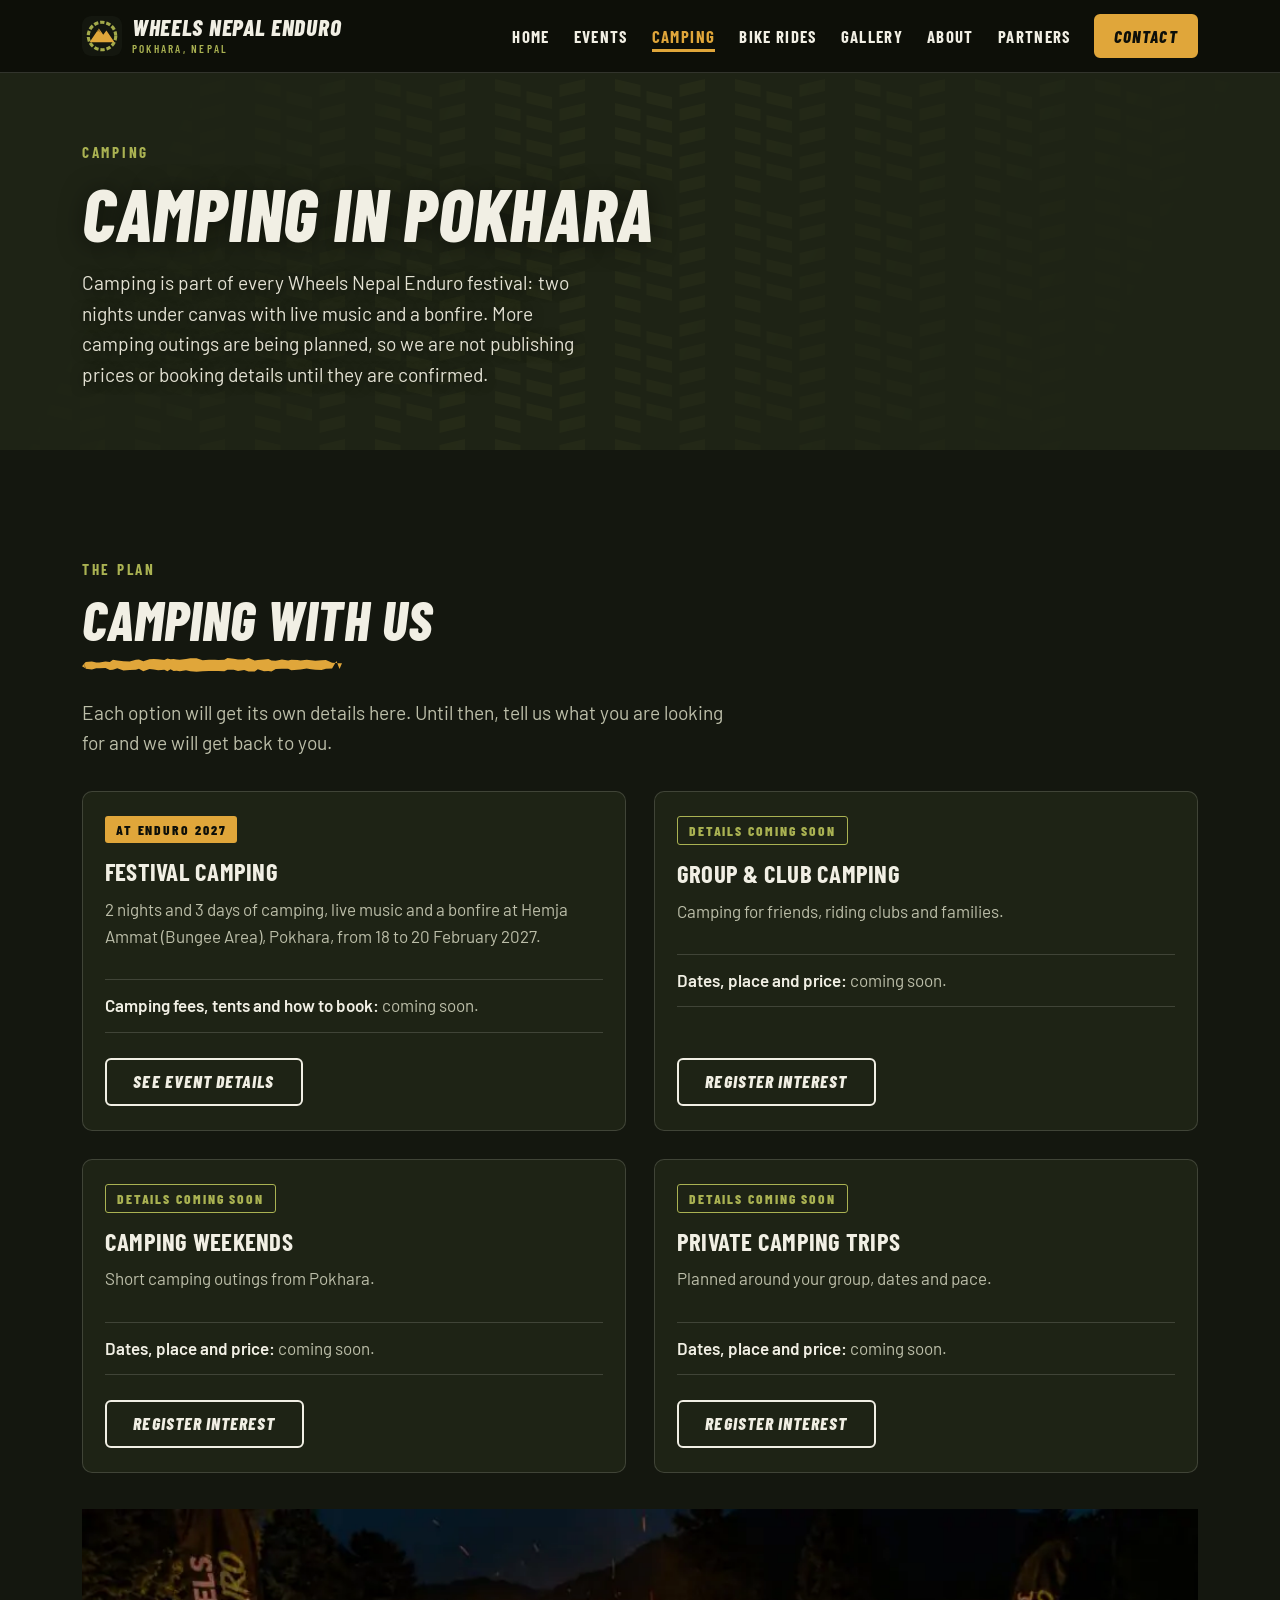
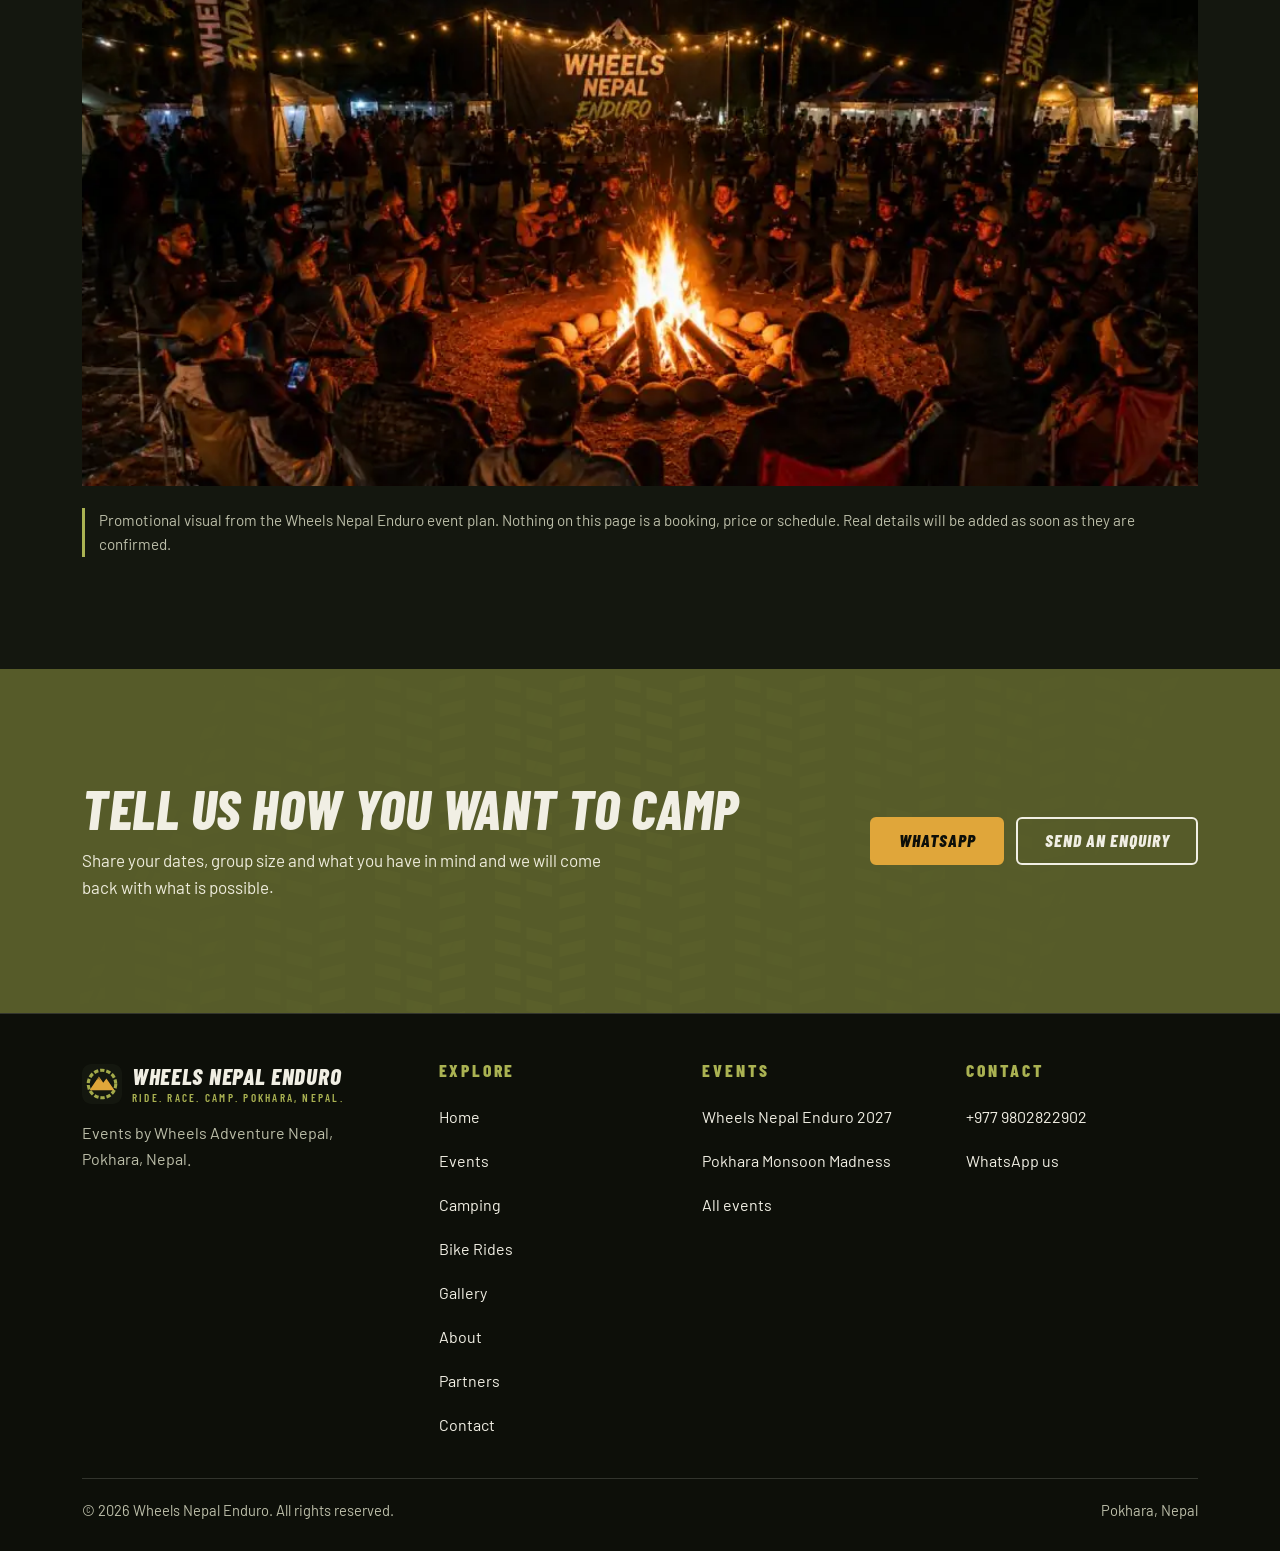
<file: camping.html>
<!doctype html>
<html lang="en" data-root="">
<head>
<meta charset="utf-8">
<meta name="viewport" content="width=device-width,initial-scale=1">
<title>Camping | Wheels Nepal Enduro</title>
<meta name="description" content="Camping with Wheels Nepal Enduro in Pokhara: two nights of camping, live music and a bonfire at Wheels Nepal Enduro 2027. More camping details coming soon.">
<meta name="theme-color" content="#14170f">
<link rel="canonical" href="https://wheels-nepal.vercel.app/camping.html">
<meta property="og:type" content="website">
<meta property="og:site_name" content="Wheels Nepal Enduro">
<meta property="og:title" content="Camping | Wheels Nepal Enduro">
<meta property="og:description" content="Camping with Wheels Nepal Enduro in Pokhara: two nights of camping, live music and a bonfire at Wheels Nepal Enduro 2027.">
<meta property="og:url" content="https://wheels-nepal.vercel.app/camping.html">
<meta property="og:image" content="https://wheels-nepal.vercel.app/assets/img/og.jpg">
<meta property="og:image:width" content="1200">
<meta property="og:image:height" content="630">
<meta property="og:image:alt" content="Wheels Nepal Enduro: enduro races, bike rides and camping from Pokhara, Nepal">
<meta name="twitter:card" content="summary_large_image">
<link rel="icon" href="favicon.svg" type="image/svg+xml">
<link rel="preload" href="assets/fonts/barlow-condensed-latin-800-italic.woff2" as="font" type="font/woff2" crossorigin>
<link rel="preload" href="assets/fonts/barlow-latin-400-normal.woff2" as="font" type="font/woff2" crossorigin>
<link rel="stylesheet" href="css/styles.css">
</head>
<body data-nav="camping.html">
<a class="skip" href="#main">Skip to content</a>
<header id="site-header"></header>
<noscript><nav aria-label="Main (no JavaScript)" style="padding:12px 20px;background:#0d0f09"><a href="index.html">Home</a> &middot; <a href="events.html">Events</a> &middot; <a href="camping.html">Camping</a> &middot; <a href="bike-rides.html">Bike Rides</a> &middot; <a href="gallery.html">Gallery</a> &middot; <a href="about.html">About</a> &middot; <a href="partners.html">Partners</a> &middot; <a href="contact.html">Contact</a></nav></noscript>
<main id="main">

<section class="hero hero--plain tread" aria-labelledby="t-h"><div class="wrap"><p class="kicker">Camping</p><h1 id="t-h">Camping in Pokhara</h1><p class="lede">Camping is part of every Wheels Nepal Enduro festival: two nights under canvas with live music and a bonfire. More camping outings are being planned, so we are not publishing prices or booking details until they are confirmed.</p></div></section>
<section class="section" aria-labelledby="t-off"><div class="wrap">
<div class="section-head"><p class="kicker">The plan</p><h2 id="t-off">Camping with us</h2><span class="swash"></span><p class="lede">Each option will get its own details here. Until then, tell us what you are looking for and we will get back to you.</p></div>
<div class="grid grid--2">
<article class="offer reveal"><span class="badge">At Enduro 2027</span><h3>Festival camping</h3><p>2 nights and 3 days of camping, live music and a bonfire at Hemja Ammat (Bungee Area), Pokhara, from 18 to 20 February 2027.</p>
<p class="offer-note"><strong>Camping fees, tents and how to book:</strong> coming soon.</p>
<a class="btn btn--ghost" href="events/wheels-nepal-enduro-2027.html">See event details</a></article><article class="offer reveal"><span class="badge badge--soon">Details coming soon</span><h3>Group &amp; club camping</h3><p>Camping for friends, riding clubs and families.</p>
<p class="offer-note"><strong>Dates, place and price:</strong> coming soon.</p>
<a class="btn btn--ghost" href="contact.html?topic=camp">Register interest</a></article><article class="offer reveal"><span class="badge badge--soon">Details coming soon</span><h3>Camping weekends</h3><p>Short camping outings from Pokhara.</p>
<p class="offer-note"><strong>Dates, place and price:</strong> coming soon.</p>
<a class="btn btn--ghost" href="contact.html?topic=camp">Register interest</a></article><article class="offer reveal"><span class="badge badge--soon">Details coming soon</span><h3>Private camping trips</h3><p>Planned around your group, dates and pace.</p>
<p class="offer-note"><strong>Dates, place and price:</strong> coming soon.</p>
<a class="btn btn--ghost" href="contact.html?topic=camp">Register interest</a></article>
</div>
<figure class="shot" style="margin-top:36px"><picture><source type="image/webp" srcset="assets/img/bonfire.webp"><img src="assets/img/bonfire.jpg" width="995" height="514" alt="Campers gather around a bonfire under string lights at night." loading="lazy" decoding="async"></picture></figure>
<p class="note">Promotional visual from the Wheels Nepal Enduro event plan. Nothing on this page is a booking, price or schedule. Real details will be added as soon as they are confirmed.</p>
</div></section>
<section class="cta-band tread" aria-labelledby="cta-h"><div class="wrap section"><div><h2 id="cta-h" style="margin-bottom:.2em">Tell us how you want to camp</h2><p>Share your dates, group size and what you have in mind and we will come back with what is possible.</p></div>
<div class="btn-row" style="margin:0"><a class="btn" data-wa="Hello! I found you on your website." href="contact.html">WhatsApp<span class="sr-only"> (opens in a new tab)</span></a><a class="btn btn--ghost" href="contact.html?topic=camp">Send an enquiry</a></div></div></section>
</main>
<footer id="site-footer"></footer>
<script src="js/config.js"></script>
<script src="js/events-data.js"></script>
<script src="js/app.js"></script>
</body>
</html>
</file>
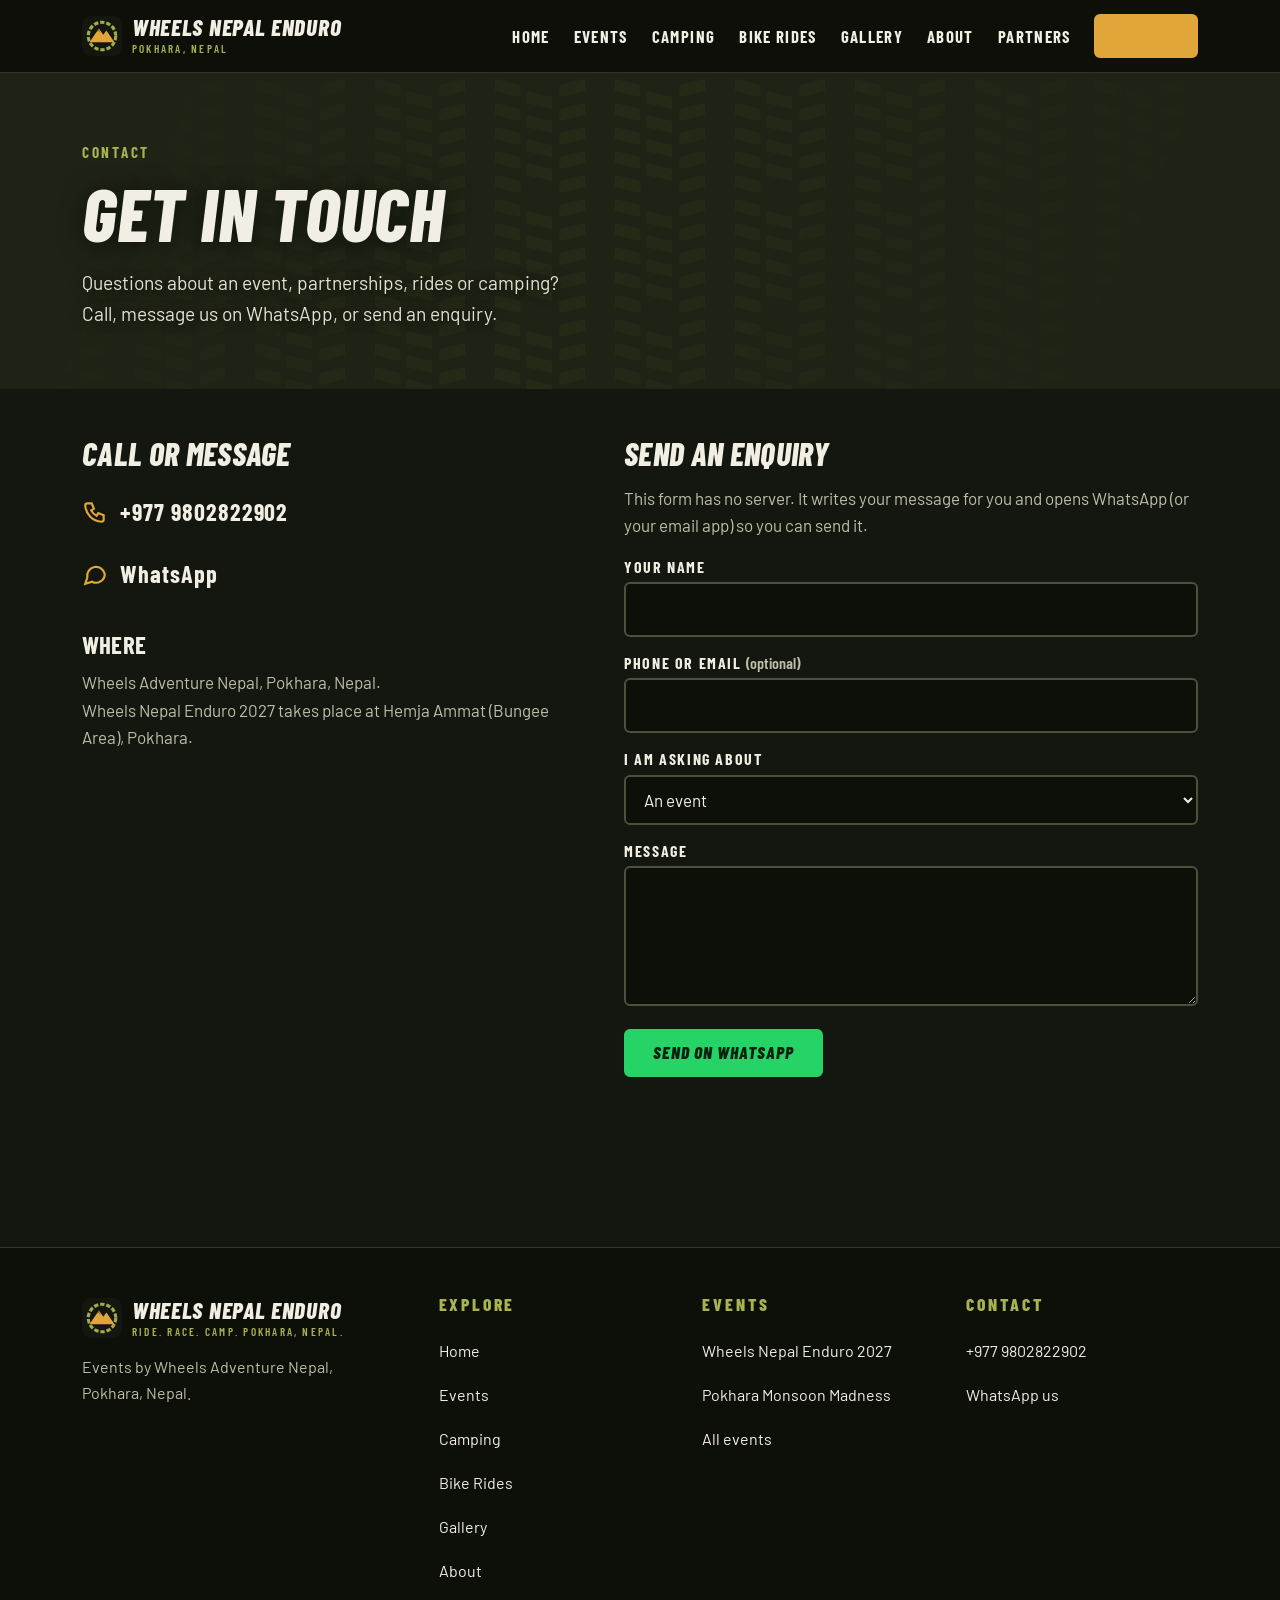
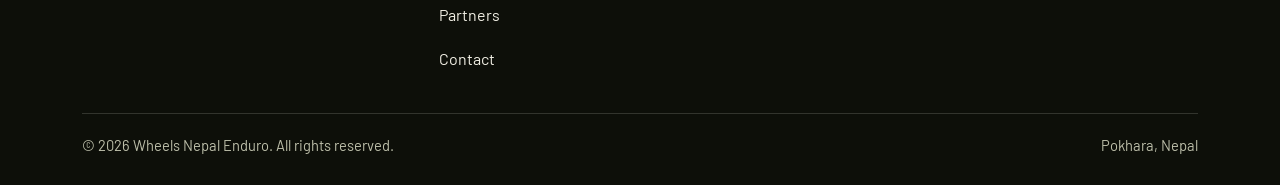
<file: contact.html>
<!doctype html>
<html lang="en" data-root="">
<head>
<meta charset="utf-8">
<meta name="viewport" content="width=device-width,initial-scale=1">
<title>Contact | Wheels Nepal Enduro</title>
<meta name="description" content="Contact Wheels Nepal Enduro in Pokhara: call +977 9802822902, message on WhatsApp, or send an enquiry.">
<meta name="theme-color" content="#14170f">
<link rel="canonical" href="https://wheels-nepal.vercel.app/contact.html">
<meta property="og:type" content="website">
<meta property="og:site_name" content="Wheels Nepal Enduro">
<meta property="og:title" content="Contact | Wheels Nepal Enduro">
<meta property="og:description" content="Contact Wheels Nepal Enduro in Pokhara: call +977 9802822902, message on WhatsApp, or send an enquiry.">
<meta property="og:url" content="https://wheels-nepal.vercel.app/contact.html">
<meta property="og:image" content="https://wheels-nepal.vercel.app/assets/img/og.jpg">
<meta property="og:image:width" content="1200">
<meta property="og:image:height" content="630">
<meta property="og:image:alt" content="Wheels Nepal Enduro: enduro races, bike rides and camping from Pokhara, Nepal">
<meta name="twitter:card" content="summary_large_image">
<link rel="icon" href="favicon.svg" type="image/svg+xml">
<link rel="preload" href="assets/fonts/barlow-condensed-latin-800-italic.woff2" as="font" type="font/woff2" crossorigin>
<link rel="preload" href="assets/fonts/barlow-latin-400-normal.woff2" as="font" type="font/woff2" crossorigin>
<link rel="stylesheet" href="css/styles.css">
</head>
<body data-nav="contact.html">
<a class="skip" href="#main">Skip to content</a>
<header id="site-header"></header>
<noscript><nav aria-label="Main (no JavaScript)" style="padding:12px 20px;background:#0d0f09"><a href="index.html">Home</a> &middot; <a href="events.html">Events</a> &middot; <a href="camping.html">Camping</a> &middot; <a href="bike-rides.html">Bike Rides</a> &middot; <a href="gallery.html">Gallery</a> &middot; <a href="about.html">About</a> &middot; <a href="partners.html">Partners</a> &middot; <a href="contact.html">Contact</a></nav></noscript>
<main id="main">

<section class="hero hero--plain tread" aria-labelledby="c-h"><div class="wrap"><p class="kicker">Contact</p><h1 id="c-h">Get in touch</h1><p class="lede">Questions about an event, partnerships, rides or camping? Call, message us on WhatsApp, or send an enquiry.</p></div></section>
<section class="section" style="padding-top:48px"><div class="wrap contact-grid">
<div>
<h2 style="font-size:2rem">Call or message</h2>
<ul class="contact-list">
<li><a data-tel="0" href="tel:+9779802822902"><svg viewBox="0 0 24 24" fill="none" stroke="currentColor" stroke-width="2" aria-hidden="true"><path d="M5 4h4l2 5-2.5 1.5a11 11 0 0 0 5 5L15 13l5 2v4a2 2 0 0 1-2 2A16 16 0 0 1 3 6a2 2 0 0 1 2-2z"/></svg><span data-tel-text="0">+977 9802822902</span></a></li>
<li><a data-wa="Hello! I found you on your website." href="contact.html"><svg viewBox="0 0 24 24" fill="none" stroke="currentColor" stroke-width="2" aria-hidden="true"><path d="M21 12a8 8 0 0 1-11.7 7.1L3 21l1.9-5.8A8 8 0 1 1 21 12z"/></svg>WhatsApp<span class="sr-only"> (opens in a new tab)</span></a></li>
<li><a data-email href="mailto:" hidden><svg viewBox="0 0 24 24" fill="none" stroke="currentColor" stroke-width="2" aria-hidden="true"><rect x="3" y="5" width="18" height="14" rx="2"/><path d="m3 7 9 6 9-6"/></svg><span data-email-text>Email</span></a></li>
</ul>
<h3>Where</h3>
<p class="muted"><span data-cfg="organiser">Wheels Adventure Nepal</span>, <span data-cfg="city">Pokhara, Nepal</span>.<br>Wheels Nepal Enduro 2027 takes place at Hemja Ammat (Bungee Area), Pokhara.</p>
</div>
<div>
<h2 style="font-size:2rem">Send an enquiry</h2>
<p class="muted">This form has no server. It writes your message for you and opens WhatsApp (or your email app) so you can send it.</p>
<form id="contact-form" class="form">
<div class="field"><label for="f-name">Your name</label><input id="f-name" name="name" type="text" autocomplete="name" required></div>
<div class="field"><label for="f-contact">Phone or email <span class="muted" style="text-transform:none;letter-spacing:0;font-weight:400">(optional)</span></label><input id="f-contact" name="contact" type="text" autocomplete="off"></div>
<div class="field"><label for="f-topic">I am asking about</label><select id="f-topic" name="topic"><option>An event</option><option>Sponsorship / partnership</option><option>Bike rides</option><option>Camping</option><option>Get event updates</option><option>Something else</option></select></div>
<div class="field"><label for="f-msg">Message</label><textarea id="f-msg" name="message" required></textarea></div>
<div class="btn-row" style="margin-top:0"><button class="btn btn--wa" type="submit">Send on WhatsApp</button><button class="btn btn--ghost" type="button" id="send-mail">Send by email</button></div>
<p id="form-status" class="form-status" role="status" aria-live="polite"></p>
</form>
</div>
</div></section>

</main>
<footer id="site-footer"></footer>
<script src="js/config.js"></script>
<script src="js/events-data.js"></script>
<script src="js/app.js"></script>
</body>
</html>
</file>
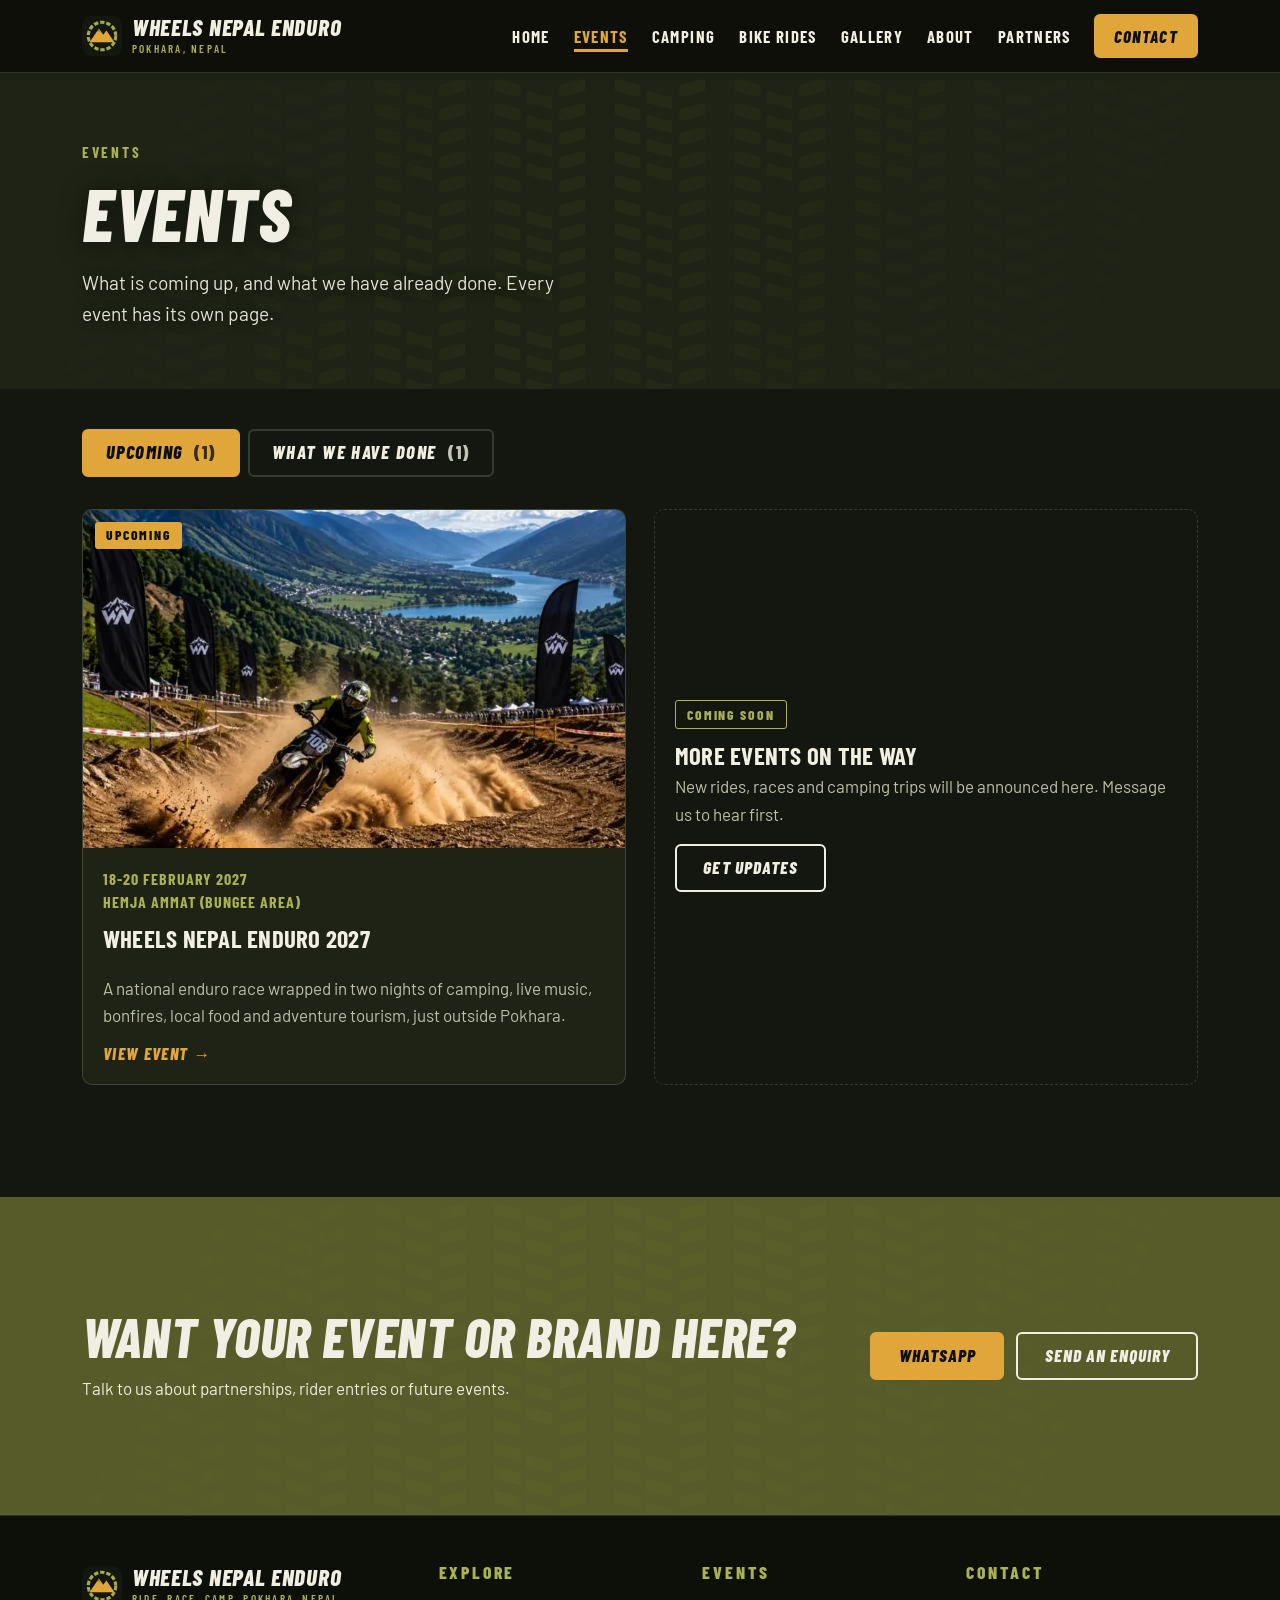
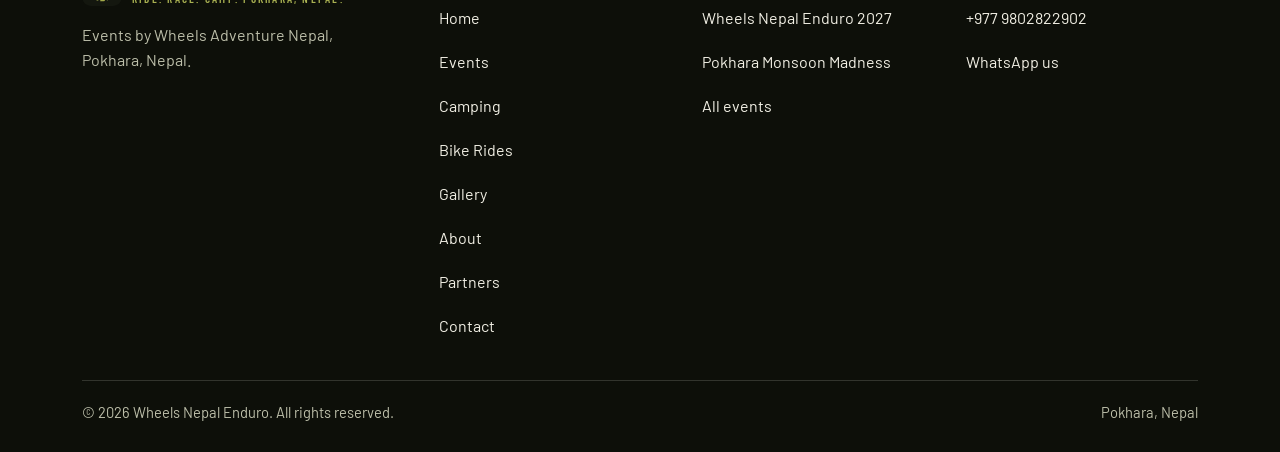
<file: events.html>
<!doctype html>
<html lang="en" data-root="">
<head>
<meta charset="utf-8">
<meta name="viewport" content="width=device-width,initial-scale=1">
<title>Events | Wheels Nepal Enduro</title>
<meta name="description" content="Upcoming and past events by Wheels Adventure Nepal: Wheels Nepal Enduro 2027 and Pokhara Monsoon Madness.">
<meta name="theme-color" content="#14170f">
<link rel="canonical" href="https://wheels-nepal.vercel.app/events.html">
<meta property="og:type" content="website">
<meta property="og:site_name" content="Wheels Nepal Enduro">
<meta property="og:title" content="Events | Wheels Nepal Enduro">
<meta property="og:description" content="Upcoming and past events by Wheels Adventure Nepal: Wheels Nepal Enduro 2027 and Pokhara Monsoon Madness.">
<meta property="og:url" content="https://wheels-nepal.vercel.app/events.html">
<meta property="og:image" content="https://wheels-nepal.vercel.app/assets/img/og.jpg">
<meta property="og:image:width" content="1200">
<meta property="og:image:height" content="630">
<meta property="og:image:alt" content="Wheels Nepal Enduro: enduro races, bike rides and camping from Pokhara, Nepal">
<meta name="twitter:card" content="summary_large_image">
<link rel="icon" href="favicon.svg" type="image/svg+xml">
<link rel="preload" href="assets/fonts/barlow-condensed-latin-800-italic.woff2" as="font" type="font/woff2" crossorigin>
<link rel="preload" href="assets/fonts/barlow-latin-400-normal.woff2" as="font" type="font/woff2" crossorigin>
<link rel="stylesheet" href="css/styles.css">
</head>
<body data-nav="events.html">
<a class="skip" href="#main">Skip to content</a>
<header id="site-header"></header>
<noscript><nav aria-label="Main (no JavaScript)" style="padding:12px 20px;background:#0d0f09"><a href="index.html">Home</a> &middot; <a href="events.html">Events</a> &middot; <a href="camping.html">Camping</a> &middot; <a href="bike-rides.html">Bike Rides</a> &middot; <a href="gallery.html">Gallery</a> &middot; <a href="about.html">About</a> &middot; <a href="partners.html">Partners</a> &middot; <a href="contact.html">Contact</a></nav></noscript>
<main id="main">

<section class="hero hero--plain tread" aria-labelledby="ev-h"><div class="wrap"><p class="kicker">Events</p><h1 id="ev-h">Events</h1><p class="lede">What is coming up, and what we have already done. Every event has its own page.</p></div></section>
<section class="section" style="padding-top:40px"><div class="wrap">
<div data-tabs>
  <div class="tabs" role="tablist" aria-label="Show events">
    <button class="tab" type="button" role="tab" id="tab-upcoming" aria-controls="panel-upcoming" aria-selected="true" data-key="upcoming">Upcoming <span class="count" data-count="upcoming"></span></button>
    <button class="tab" type="button" role="tab" id="tab-past" aria-controls="panel-past" aria-selected="false" tabindex="-1" data-key="past">What we have done <span class="count" data-count="past"></span></button>
  </div>
</div>
<div role="tabpanel" id="panel-upcoming" aria-labelledby="tab-upcoming" tabindex="0" class="panel"><div class="grid grid--2" data-event-cards="upcoming"><noscript><p><a href="events/wheels-nepal-enduro-2027.html">Wheels Nepal Enduro 2027</a></p></noscript></div></div>
<div role="tabpanel" id="panel-past" aria-labelledby="tab-past" tabindex="0" class="panel" hidden><div class="grid grid--2" data-event-cards="past"><noscript><p><a href="events/pokhara-monsoon-madness.html">Pokhara Monsoon Madness</a></p></noscript></div></div>
</div></section>
<section class="cta-band tread" aria-labelledby="cta-h"><div class="wrap section"><div><h2 id="cta-h" style="margin-bottom:.2em">Want your event or brand here?</h2><p>Talk to us about partnerships, rider entries or future events.</p></div>
<div class="btn-row" style="margin:0"><a class="btn" data-wa="Hello! I found you on your website." href="contact.html">WhatsApp<span class="sr-only"> (opens in a new tab)</span></a><a class="btn btn--ghost" href="contact.html?topic=sponsor">Send an enquiry</a></div></div></section>
</main>
<footer id="site-footer"></footer>
<script src="js/config.js"></script>
<script src="js/events-data.js"></script>
<script src="js/app.js"></script>
</body>
</html>
</file>
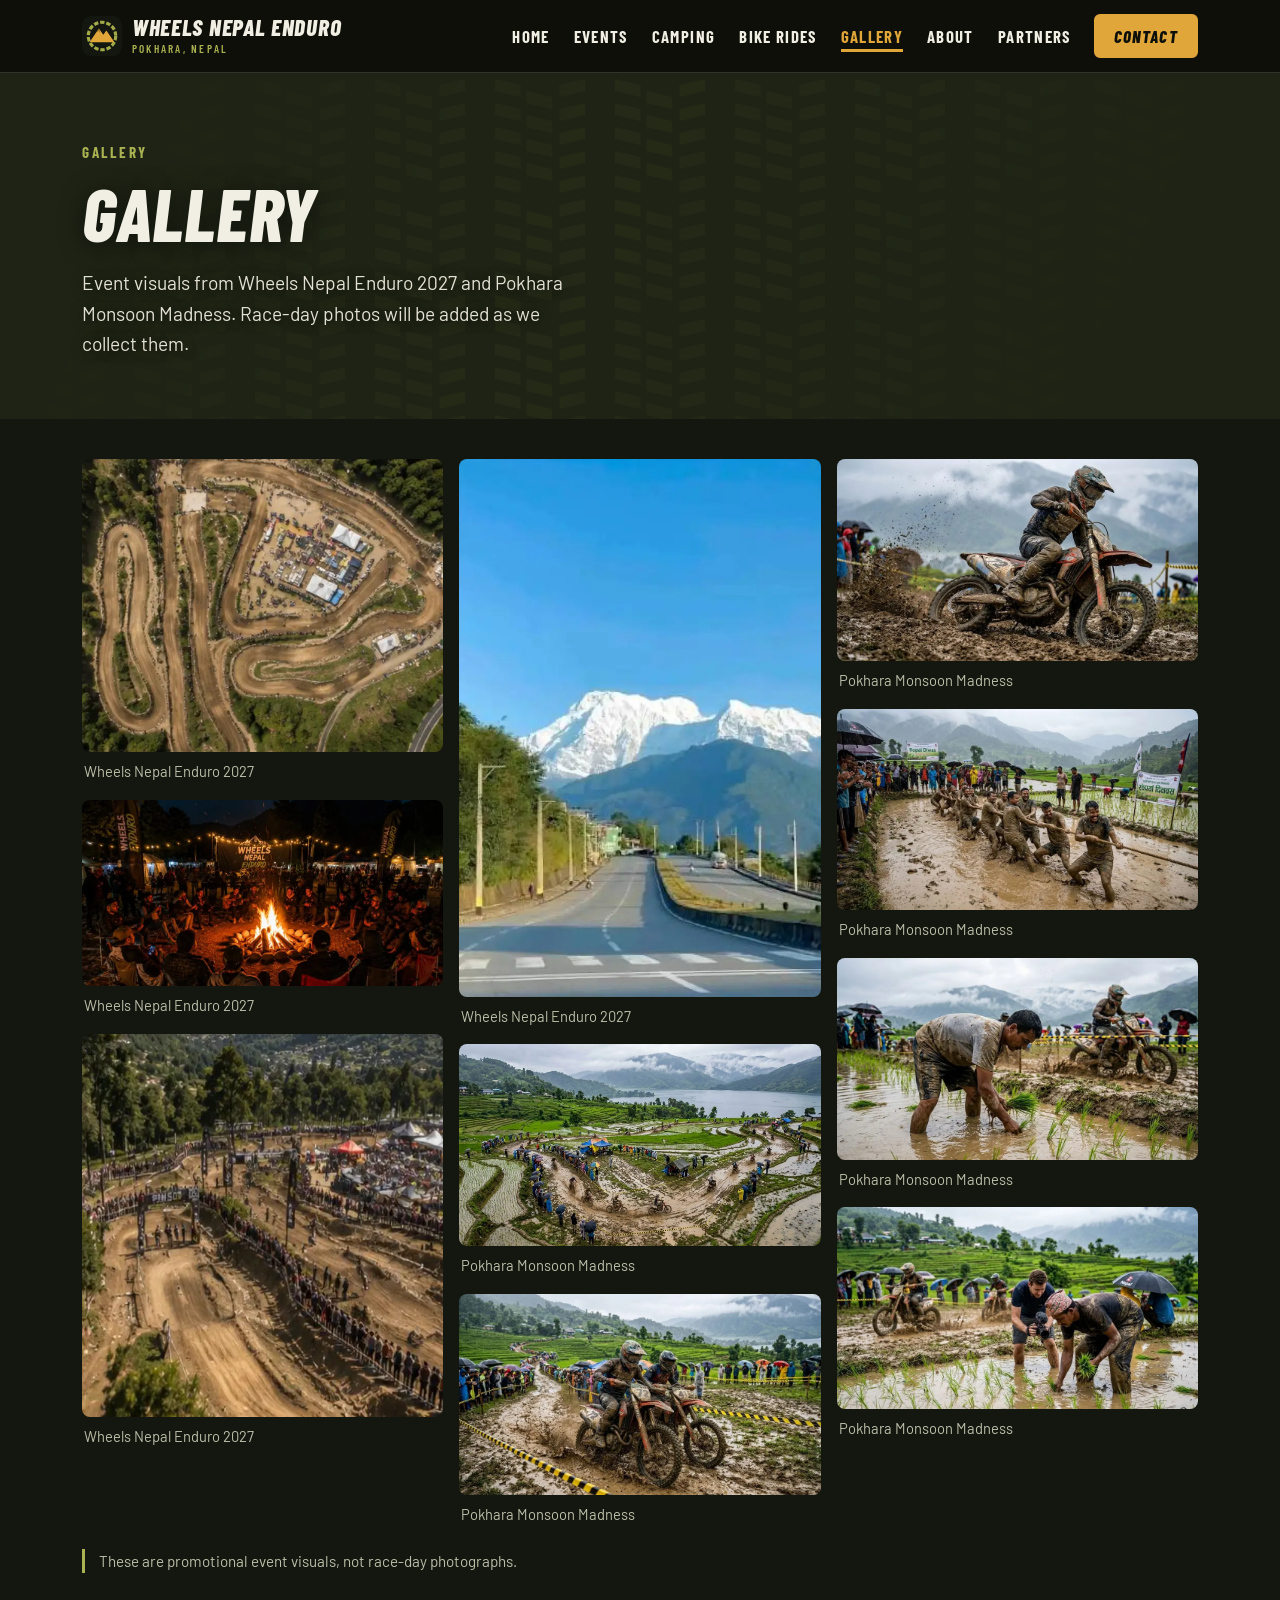
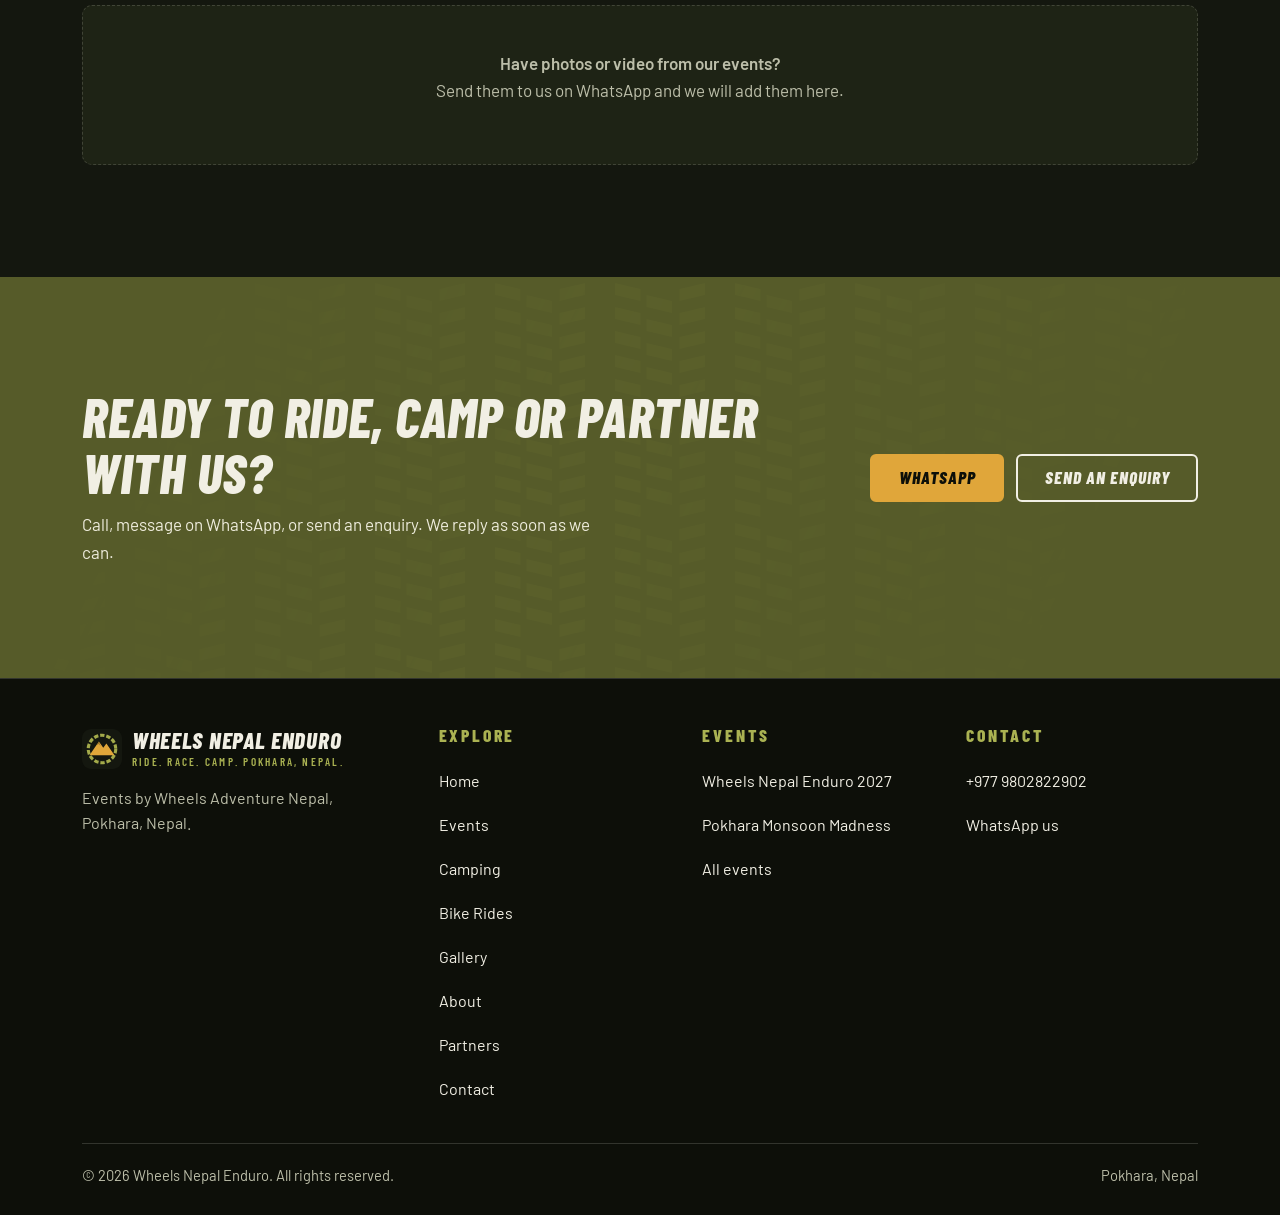
<file: gallery.html>
<!doctype html>
<html lang="en" data-root="">
<head>
<meta charset="utf-8">
<meta name="viewport" content="width=device-width,initial-scale=1">
<title>Gallery | Wheels Nepal Enduro</title>
<meta name="description" content="Photo gallery: Wheels Nepal Enduro 2027 and Pokhara Monsoon Madness event visuals.">
<meta name="theme-color" content="#14170f">
<link rel="canonical" href="https://wheels-nepal.vercel.app/gallery.html">
<meta property="og:type" content="website">
<meta property="og:site_name" content="Wheels Nepal Enduro">
<meta property="og:title" content="Gallery | Wheels Nepal Enduro">
<meta property="og:description" content="Photo gallery: Wheels Nepal Enduro 2027 and Pokhara Monsoon Madness event visuals.">
<meta property="og:url" content="https://wheels-nepal.vercel.app/gallery.html">
<meta property="og:image" content="https://wheels-nepal.vercel.app/assets/img/og.jpg">
<meta property="og:image:width" content="1200">
<meta property="og:image:height" content="630">
<meta property="og:image:alt" content="Wheels Nepal Enduro: enduro races, bike rides and camping from Pokhara, Nepal">
<meta name="twitter:card" content="summary_large_image">
<link rel="icon" href="favicon.svg" type="image/svg+xml">
<link rel="preload" href="assets/fonts/barlow-condensed-latin-800-italic.woff2" as="font" type="font/woff2" crossorigin>
<link rel="preload" href="assets/fonts/barlow-latin-400-normal.woff2" as="font" type="font/woff2" crossorigin>
<link rel="stylesheet" href="css/styles.css">
</head>
<body data-nav="gallery.html">
<a class="skip" href="#main">Skip to content</a>
<header id="site-header"></header>
<noscript><nav aria-label="Main (no JavaScript)" style="padding:12px 20px;background:#0d0f09"><a href="index.html">Home</a> &middot; <a href="events.html">Events</a> &middot; <a href="camping.html">Camping</a> &middot; <a href="bike-rides.html">Bike Rides</a> &middot; <a href="gallery.html">Gallery</a> &middot; <a href="about.html">About</a> &middot; <a href="partners.html">Partners</a> &middot; <a href="contact.html">Contact</a></nav></noscript>
<main id="main">

<section class="hero hero--plain tread" aria-labelledby="g-h"><div class="wrap"><p class="kicker">Gallery</p><h1 id="g-h">Gallery</h1><p class="lede">Event visuals from Wheels Nepal Enduro 2027 and Pokhara Monsoon Madness. Race-day photos will be added as we collect them.</p></div></section>
<section class="section" style="padding-top:40px"><div class="wrap">
<div class="gallery" data-gallery><noscript><p>Enable JavaScript to view the gallery.</p></noscript></div>
<p class="note">These are promotional event visuals, not race-day photographs.</p>
<div class="placeholder" style="margin-top:32px;aspect-ratio:auto;min-height:160px"><p><strong>Have photos or video from our events?</strong><br>Send them to us on WhatsApp and we will add them here.</p></div>
</div></section>
<section class="cta-band tread" aria-labelledby="cta-h"><div class="wrap section"><div><h2 id="cta-h" style="margin-bottom:.2em">Ready to ride, camp or partner with us?</h2><p>Call, message on WhatsApp, or send an enquiry. We reply as soon as we can.</p></div>
<div class="btn-row" style="margin:0"><a class="btn" data-wa="Hello! I found you on your website." href="contact.html">WhatsApp<span class="sr-only"> (opens in a new tab)</span></a><a class="btn btn--ghost" href="contact.html">Send an enquiry</a></div></div></section>
</main>
<footer id="site-footer"></footer>
<script src="js/config.js"></script>
<script src="js/events-data.js"></script>
<script src="js/app.js"></script>
</body>
</html>
</file>
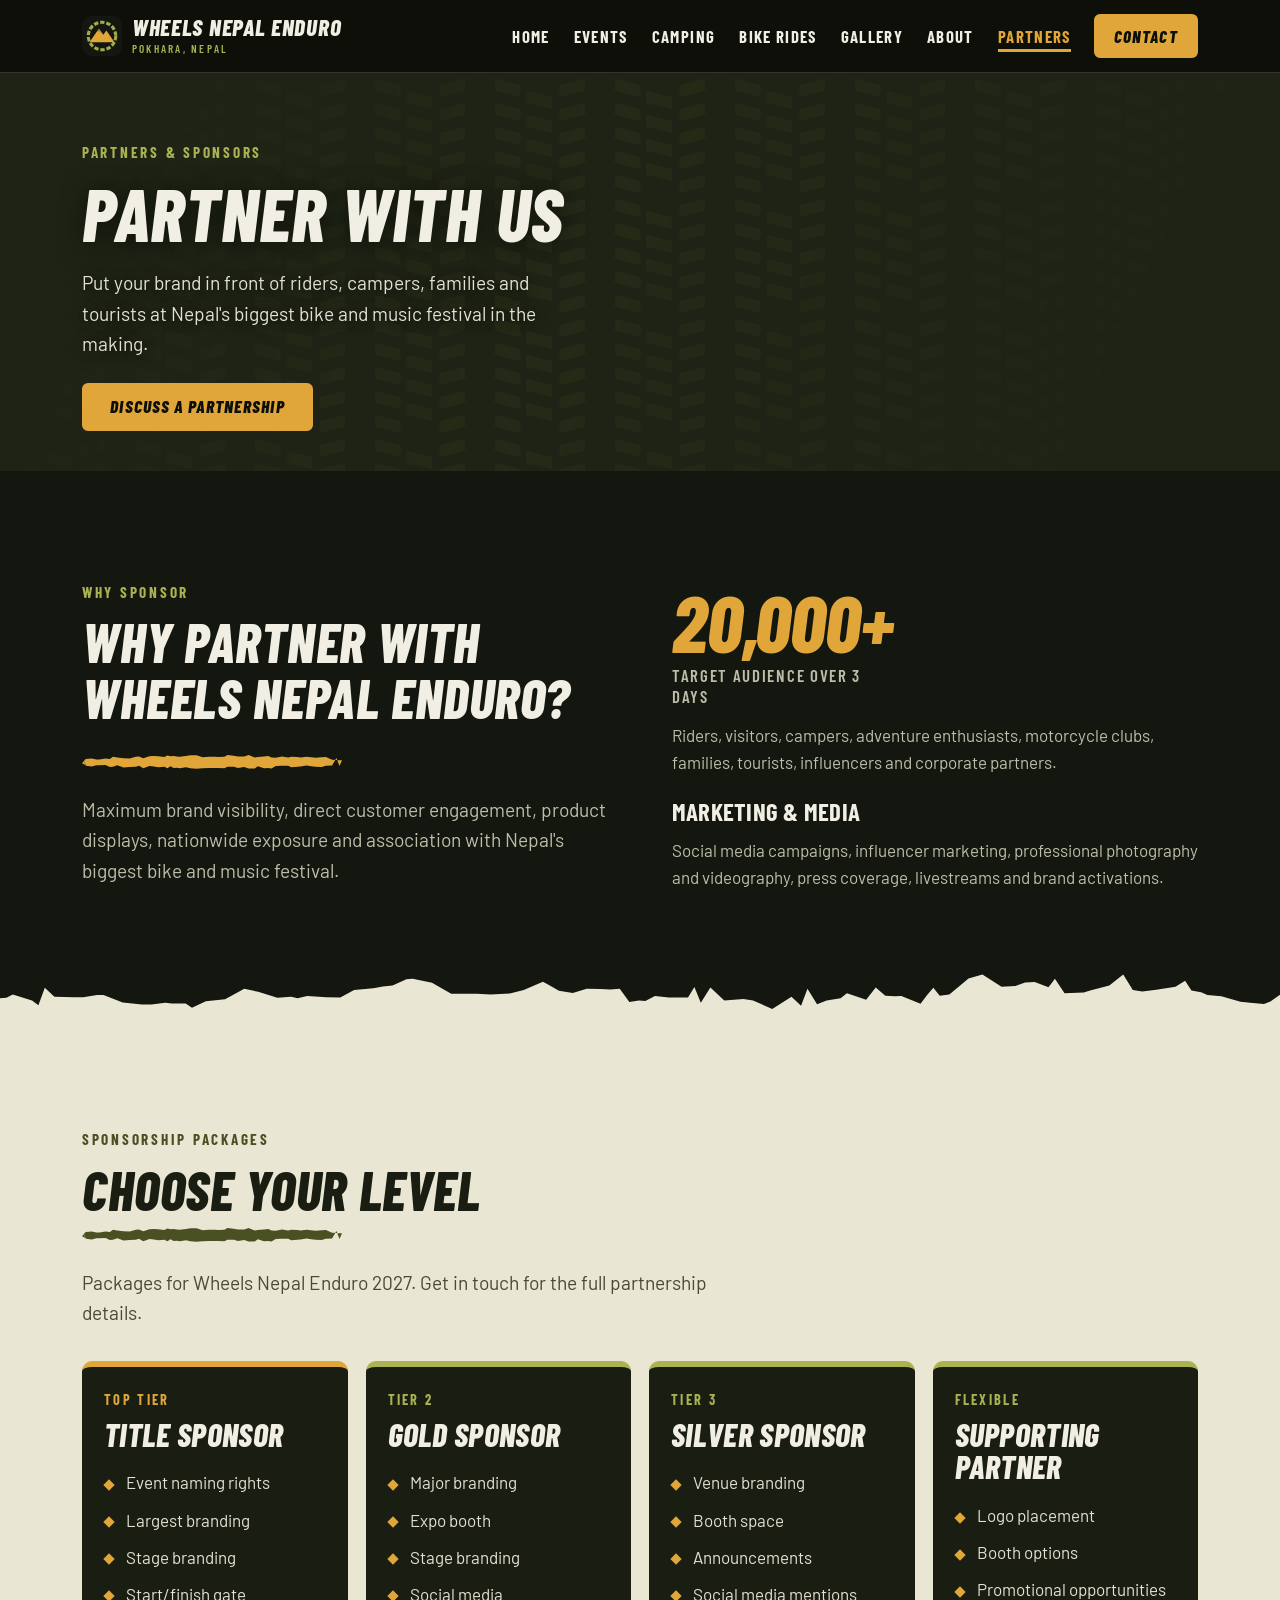
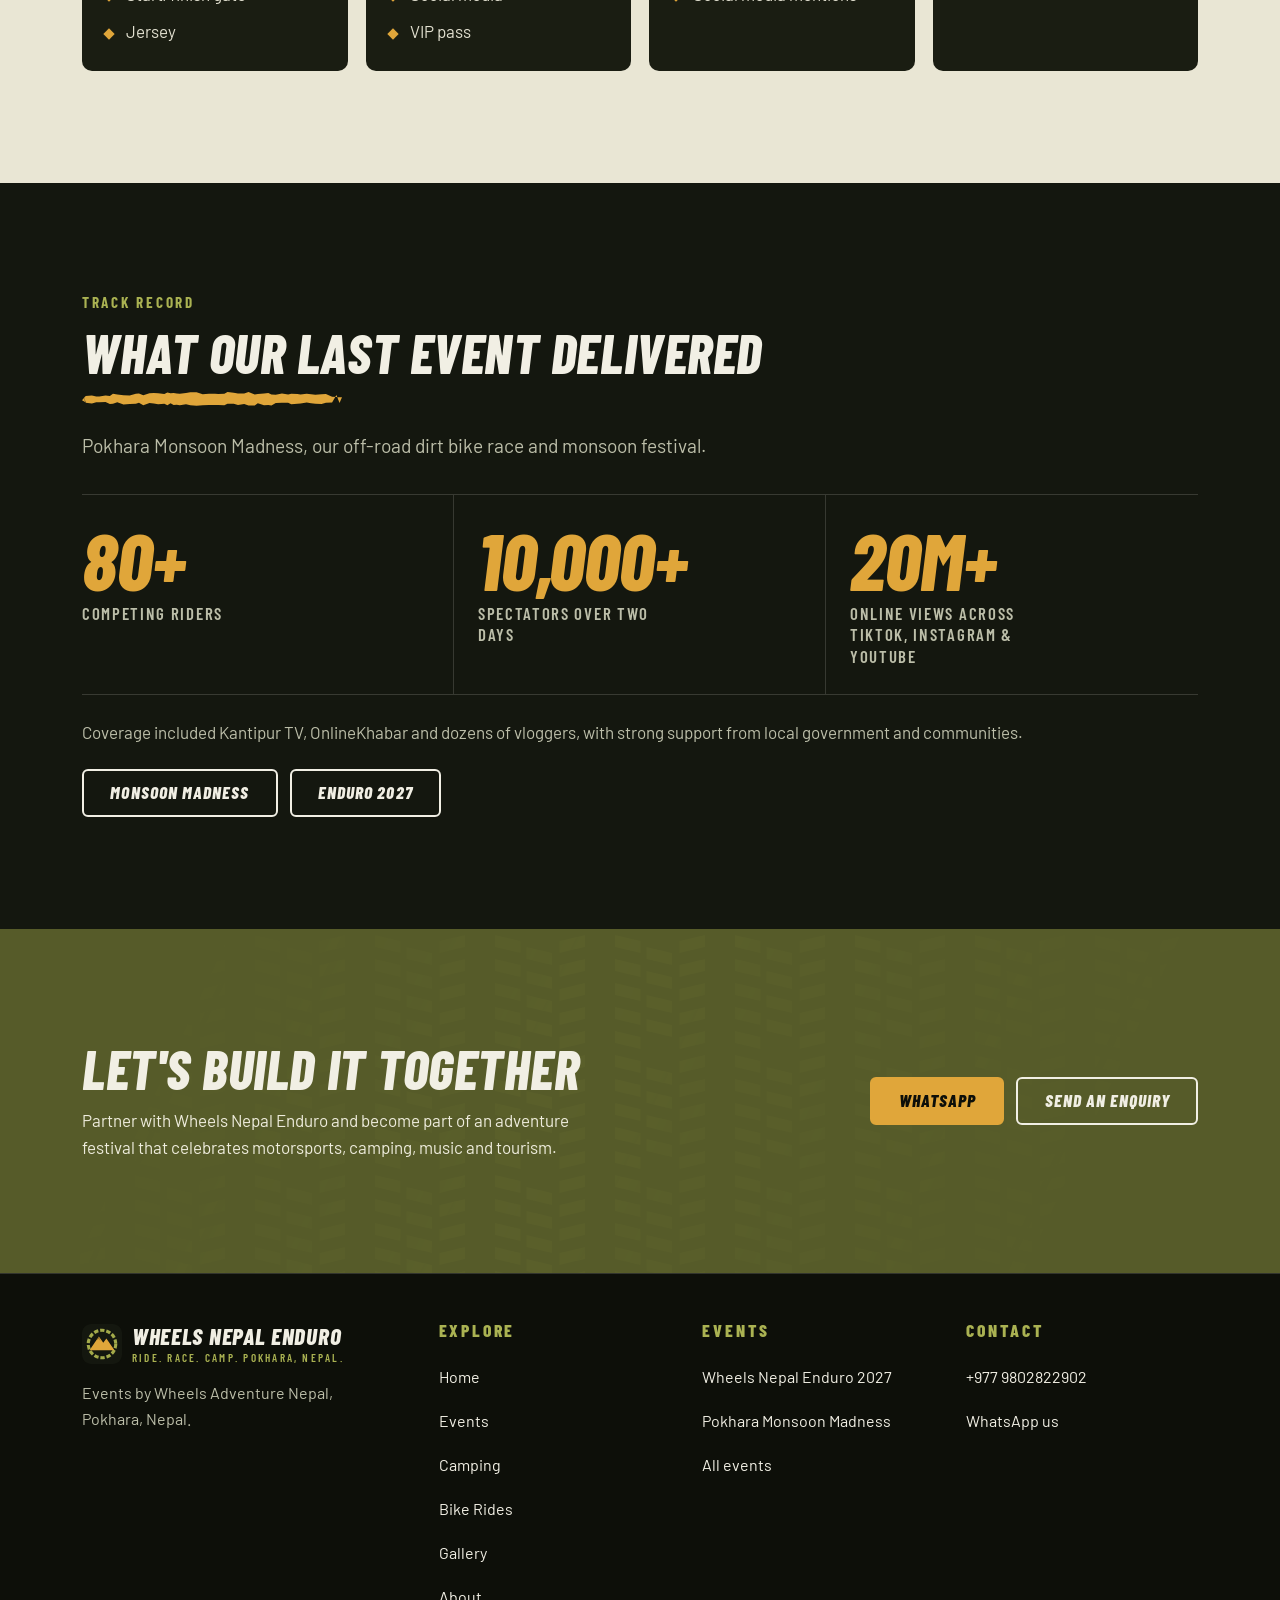
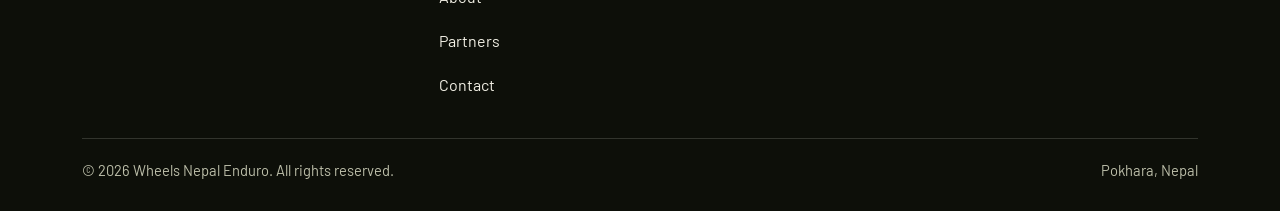
<file: partners.html>
<!doctype html>
<html lang="en" data-root="">
<head>
<meta charset="utf-8">
<meta name="viewport" content="width=device-width,initial-scale=1">
<title>Partners &amp; Sponsors | Wheels Nepal Enduro</title>
<meta name="description" content="Sponsor Wheels Nepal Enduro 2027: Title, Gold, Silver and Supporting Partner packages for Nepal's biggest bike and music festival.">
<meta name="theme-color" content="#14170f">
<link rel="canonical" href="https://wheels-nepal.vercel.app/partners.html">
<meta property="og:type" content="website">
<meta property="og:site_name" content="Wheels Nepal Enduro">
<meta property="og:title" content="Partners &amp; Sponsors | Wheels Nepal Enduro">
<meta property="og:description" content="Sponsor Wheels Nepal Enduro 2027: Title, Gold, Silver and Supporting Partner packages for Nepal's biggest bike and music festival.">
<meta property="og:url" content="https://wheels-nepal.vercel.app/partners.html">
<meta property="og:image" content="https://wheels-nepal.vercel.app/assets/img/og.jpg">
<meta property="og:image:width" content="1200">
<meta property="og:image:height" content="630">
<meta property="og:image:alt" content="Wheels Nepal Enduro: enduro races, bike rides and camping from Pokhara, Nepal">
<meta name="twitter:card" content="summary_large_image">
<link rel="icon" href="favicon.svg" type="image/svg+xml">
<link rel="preload" href="assets/fonts/barlow-condensed-latin-800-italic.woff2" as="font" type="font/woff2" crossorigin>
<link rel="preload" href="assets/fonts/barlow-latin-400-normal.woff2" as="font" type="font/woff2" crossorigin>
<link rel="stylesheet" href="css/styles.css">
</head>
<body data-nav="partners.html">
<a class="skip" href="#main">Skip to content</a>
<header id="site-header"></header>
<noscript><nav aria-label="Main (no JavaScript)" style="padding:12px 20px;background:#0d0f09"><a href="index.html">Home</a> &middot; <a href="events.html">Events</a> &middot; <a href="camping.html">Camping</a> &middot; <a href="bike-rides.html">Bike Rides</a> &middot; <a href="gallery.html">Gallery</a> &middot; <a href="about.html">About</a> &middot; <a href="partners.html">Partners</a> &middot; <a href="contact.html">Contact</a></nav></noscript>
<main id="main">

<section class="hero hero--plain tread" aria-labelledby="p-h"><div class="wrap"><p class="kicker">Partners &amp; sponsors</p><h1 id="p-h">Partner with us</h1><p class="lede">Put your brand in front of riders, campers, families and tourists at Nepal's biggest bike and music festival in the making.</p>
<div class="btn-row"><a class="btn" href="contact.html?topic=sponsor">Discuss a partnership</a></div></div></section>
<section class="section" aria-labelledby="p-why"><div class="wrap split">
<div class="reveal"><p class="kicker">Why sponsor</p><h2 id="p-why">Why partner with Wheels Nepal Enduro?</h2><span class="swash"></span>
<p class="lede">Maximum brand visibility, direct customer engagement, product displays, nationwide exposure and association with Nepal's biggest bike and music festival.</p></div>
<div class="reveal"><div class="stat" style="border:0;padding:0"><span class="stat-n" style="color:var(--amber)">20,000+</span><span class="stat-l">target audience over 3 days</span></div>
<p style="margin-top:14px" class="muted">Riders, visitors, campers, adventure enthusiasts, motorcycle clubs, families, tourists, influencers and corporate partners.</p>
<h3 style="margin-top:1.4rem">Marketing &amp; media</h3><p class="muted">Social media campaigns, influencer marketing, professional photography and videography, press coverage, livestreams and brand activations.</p></div>
</div></section>
<section class="section section--paper" aria-labelledby="p-tiers"><div class="edge"></div><div class="wrap">
<div class="section-head"><p class="kicker">Sponsorship packages</p><h2 id="p-tiers">Choose your level</h2><span class="swash"></span><p class="lede">Packages for Wheels Nepal Enduro 2027. Get in touch for the full partnership details.</p></div>
<div class="tiers">
<article class="tier tier--title reveal"><p class="tier-rank">Top tier</p><h3>Title Sponsor</h3><ul><li>Event naming rights</li><li>Largest branding</li><li>Stage branding</li><li>Start/finish gate</li><li>Jersey</li></ul></article>
<article class="tier reveal"><p class="tier-rank">Tier 2</p><h3>Gold Sponsor</h3><ul><li>Major branding</li><li>Expo booth</li><li>Stage branding</li><li>Social media</li><li>VIP pass</li></ul></article>
<article class="tier reveal"><p class="tier-rank">Tier 3</p><h3>Silver Sponsor</h3><ul><li>Venue branding</li><li>Booth space</li><li>Announcements</li><li>Social media mentions</li></ul></article>
<article class="tier reveal"><p class="tier-rank">Flexible</p><h3>Supporting Partner</h3><ul><li>Logo placement</li><li>Booth options</li><li>Promotional opportunities</li></ul></article>
</div></div></section>
<section class="section" aria-labelledby="p-proof"><div class="wrap">
<div class="section-head"><p class="kicker">Track record</p><h2 id="p-proof">What our last event delivered</h2><span class="swash"></span><p class="lede">Pokhara Monsoon Madness, our off-road dirt bike race and monsoon festival.</p></div>
<div class="stats" data-past-stats="pokhara-monsoon-madness"></div>
<p class="muted">Coverage included Kantipur TV, OnlineKhabar and dozens of vloggers, with strong support from local government and communities.</p>
<div class="btn-row"><a class="btn btn--ghost" href="events/pokhara-monsoon-madness.html">Monsoon Madness</a><a class="btn btn--ghost" href="events/wheels-nepal-enduro-2027.html">Enduro 2027</a></div>
</div></section>
<section class="cta-band tread" aria-labelledby="cta-h"><div class="wrap section"><div><h2 id="cta-h" style="margin-bottom:.2em">Let's build it together</h2><p>Partner with Wheels Nepal Enduro and become part of an adventure festival that celebrates motorsports, camping, music and tourism.</p></div>
<div class="btn-row" style="margin:0"><a class="btn" data-wa="Hello! I found you on your website." href="contact.html">WhatsApp<span class="sr-only"> (opens in a new tab)</span></a><a class="btn btn--ghost" href="contact.html?topic=sponsor">Send an enquiry</a></div></div></section>
</main>
<footer id="site-footer"></footer>
<script src="js/config.js"></script>
<script src="js/events-data.js"></script>
<script src="js/app.js"></script>
</body>
</html>
</file>
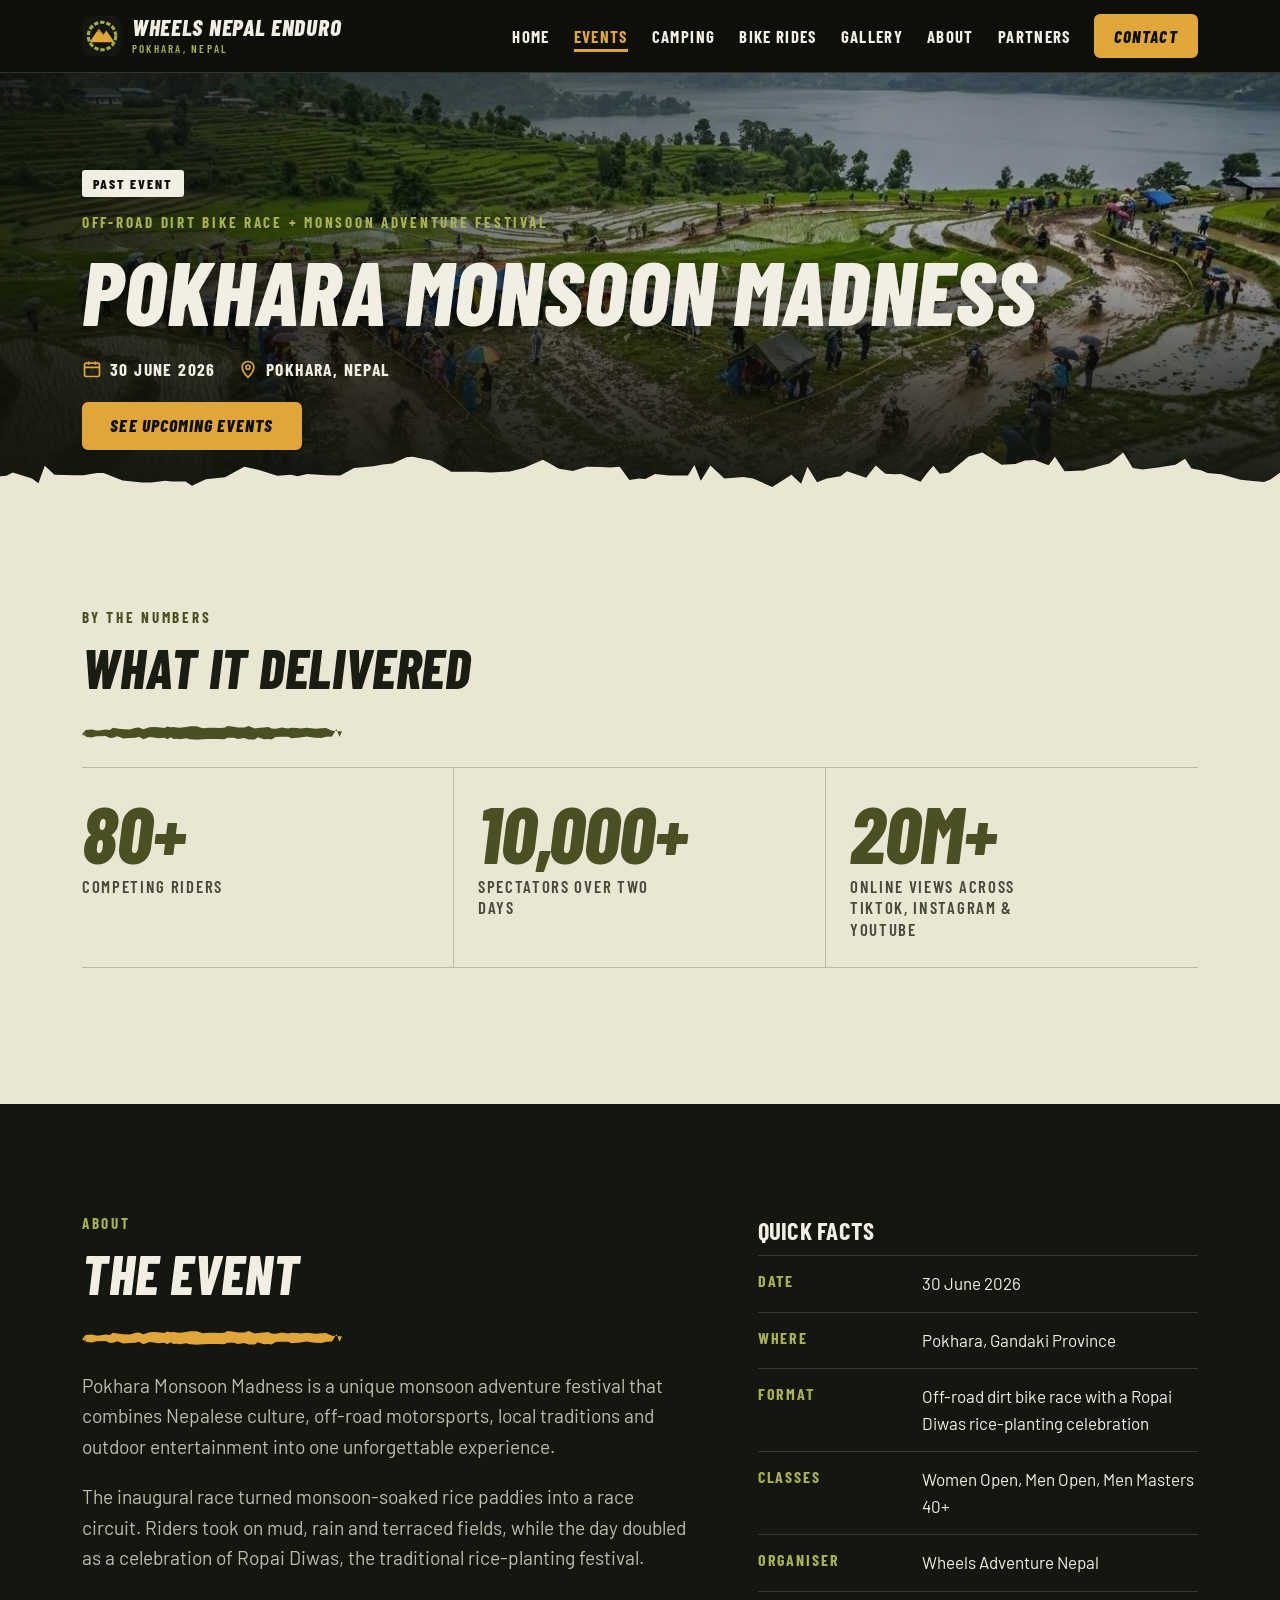
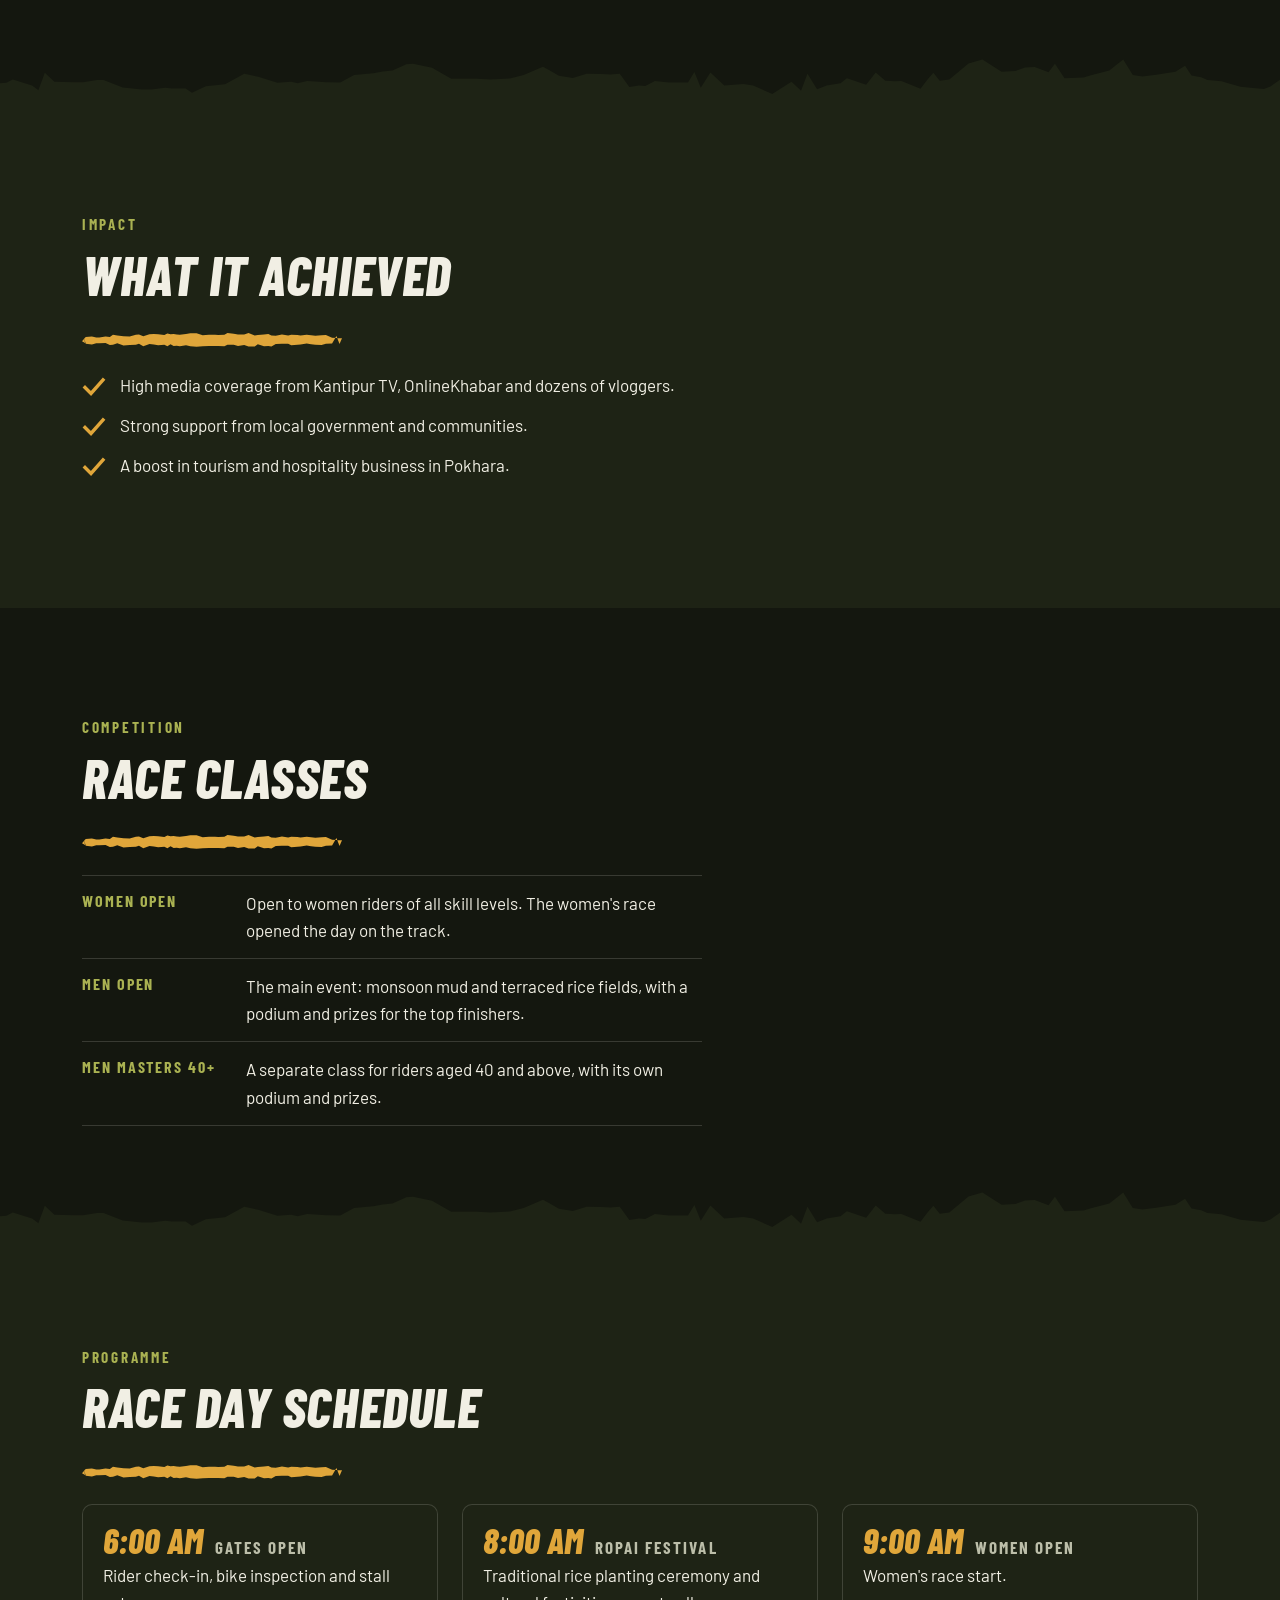
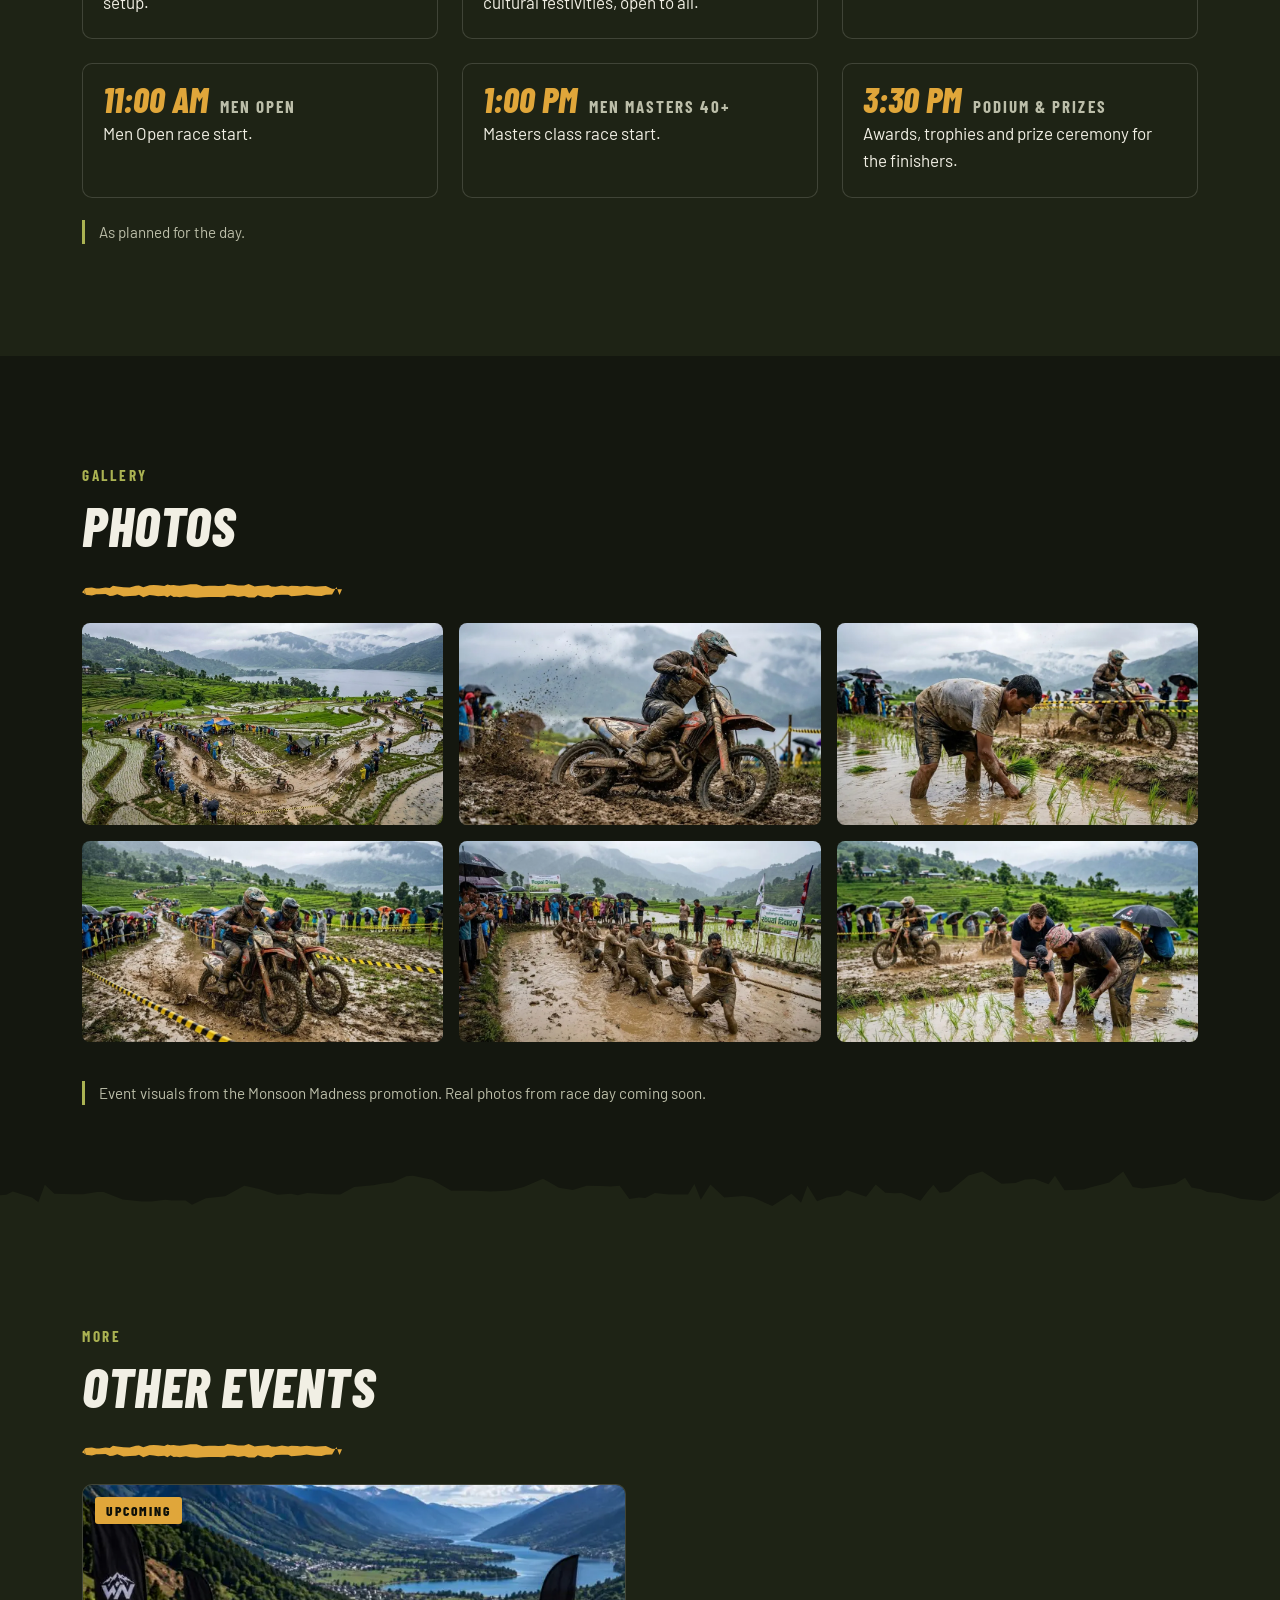
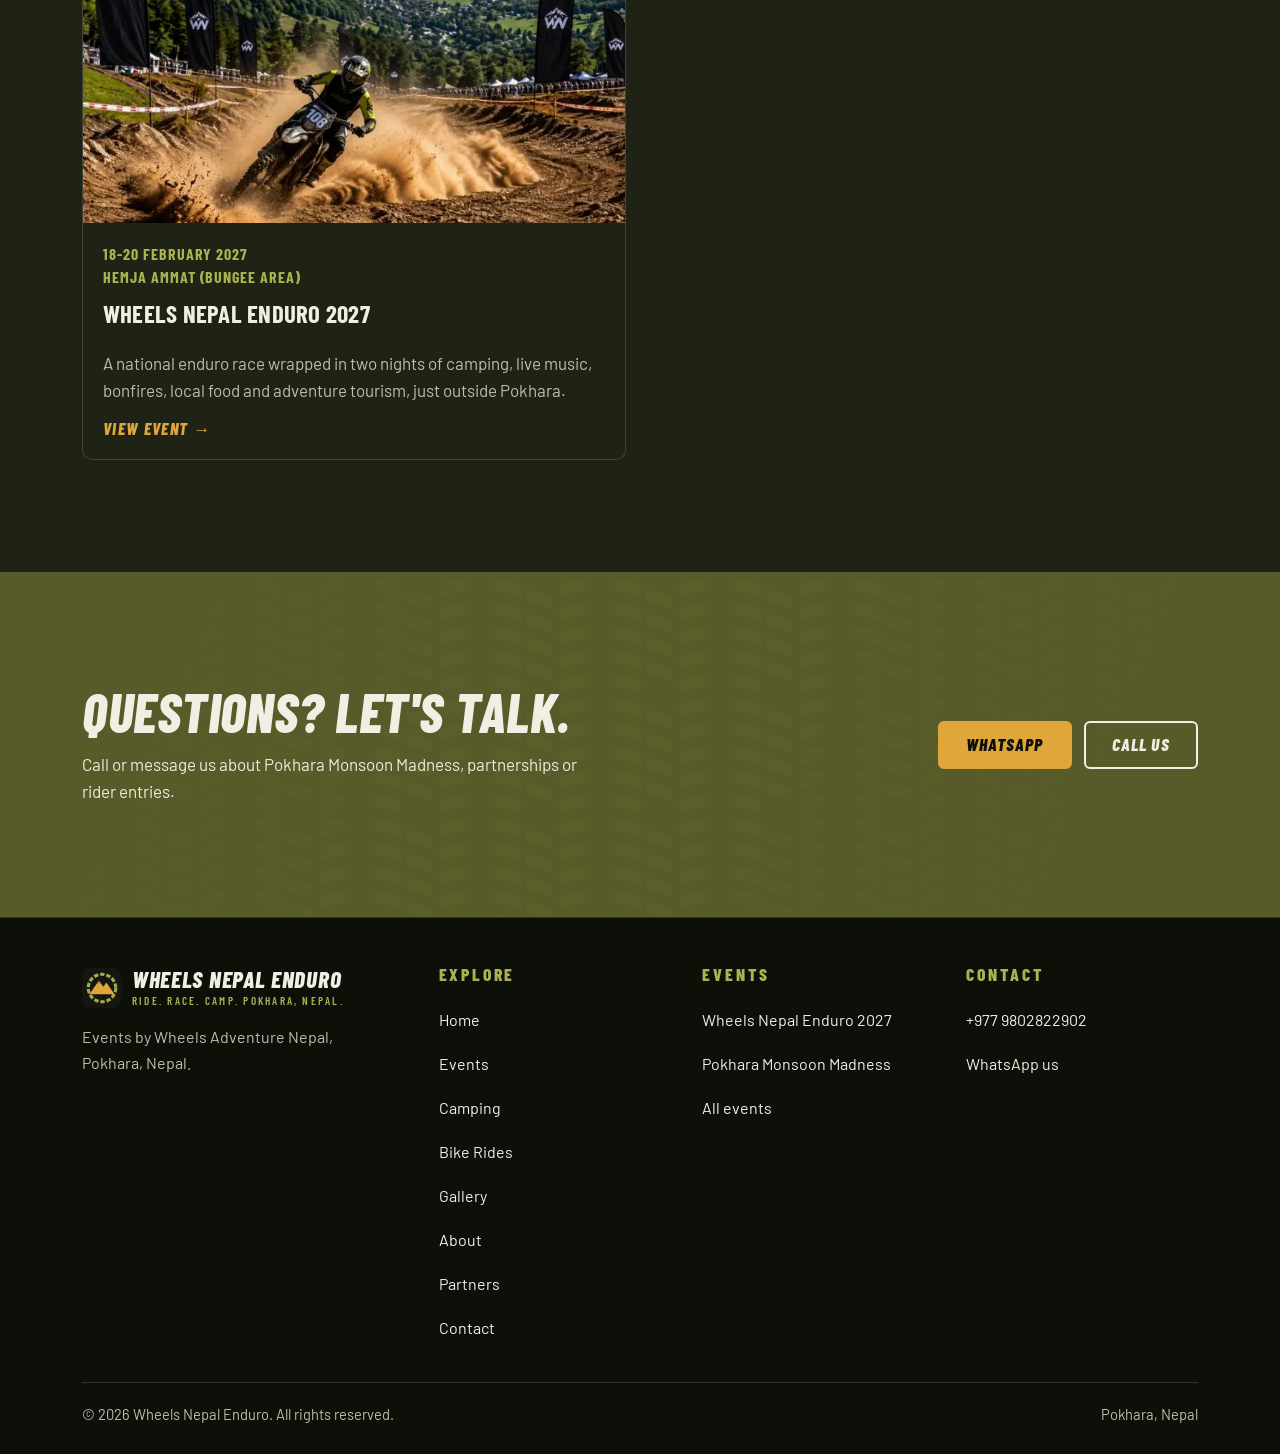
<file: events/pokhara-monsoon-madness.html>
<!doctype html>
<html lang="en" data-root="../">
<head>
<meta charset="utf-8">
<meta name="viewport" content="width=device-width,initial-scale=1">
<title>Pokhara Monsoon Madness | Past event</title>
<meta name="description" content="Pokhara Monsoon Madness: off-road dirt bike race and Ropai Diwas rice-planting festival in Pokhara on 30 June 2026. 80+ riders, 10,000+ spectators, 20M+ online views.">
<meta name="theme-color" content="#14170f">
<link rel="canonical" href="https://wheels-nepal.vercel.app/events/pokhara-monsoon-madness.html">
<meta property="og:type" content="website">
<meta property="og:site_name" content="Wheels Nepal Enduro">
<meta property="og:title" content="Pokhara Monsoon Madness | Past event">
<meta property="og:description" content="Pokhara Monsoon Madness: off-road dirt bike race and Ropai Diwas rice-planting festival in Pokhara on 30 June 2026. 80+ riders, 10,000+ spectators, 20M+ online views.">
<meta property="og:url" content="https://wheels-nepal.vercel.app/events/pokhara-monsoon-madness.html">
<meta property="og:image" content="https://wheels-nepal.vercel.app/assets/img/og.jpg">
<meta property="og:image:width" content="1200">
<meta property="og:image:height" content="630">
<meta property="og:image:alt" content="Wheels Nepal Enduro: enduro races, bike rides and camping from Pokhara, Nepal">
<meta name="twitter:card" content="summary_large_image">
<link rel="icon" href="../favicon.svg" type="image/svg+xml">
<link rel="preload" href="../assets/fonts/barlow-condensed-latin-800-italic.woff2" as="font" type="font/woff2" crossorigin>
<link rel="preload" href="../assets/fonts/barlow-latin-400-normal.woff2" as="font" type="font/woff2" crossorigin>
<link rel="stylesheet" href="../css/styles.css">
</head>
<body data-nav="events.html">
<a class="skip" href="#main">Skip to content</a>
<header id="site-header"></header>
<noscript><nav aria-label="Main (no JavaScript)" style="padding:12px 20px;background:#0d0f09"><a href="../index.html">Home</a> &middot; <a href="../events.html">Events</a> &middot; <a href="../camping.html">Camping</a> &middot; <a href="../bike-rides.html">Bike Rides</a> &middot; <a href="../gallery.html">Gallery</a> &middot; <a href="../about.html">About</a> &middot; <a href="../partners.html">Partners</a> &middot; <a href="../contact.html">Contact</a></nav></noscript>
<main id="main">
<div id="event-root" data-slug="pokhara-monsoon-madness"><div class="wrap section"><h1>Pokhara Monsoon Madness</h1><p>Past event: 30 June 2026. 80+ riders, 10,000+ spectators, 20M+ online views.</p></div></div>
</main>
<footer id="site-footer"></footer>
<script src="../js/config.js"></script>
<script src="../js/events-data.js"></script>
<script src="../js/app.js"></script>
</body>
</html>
</file>
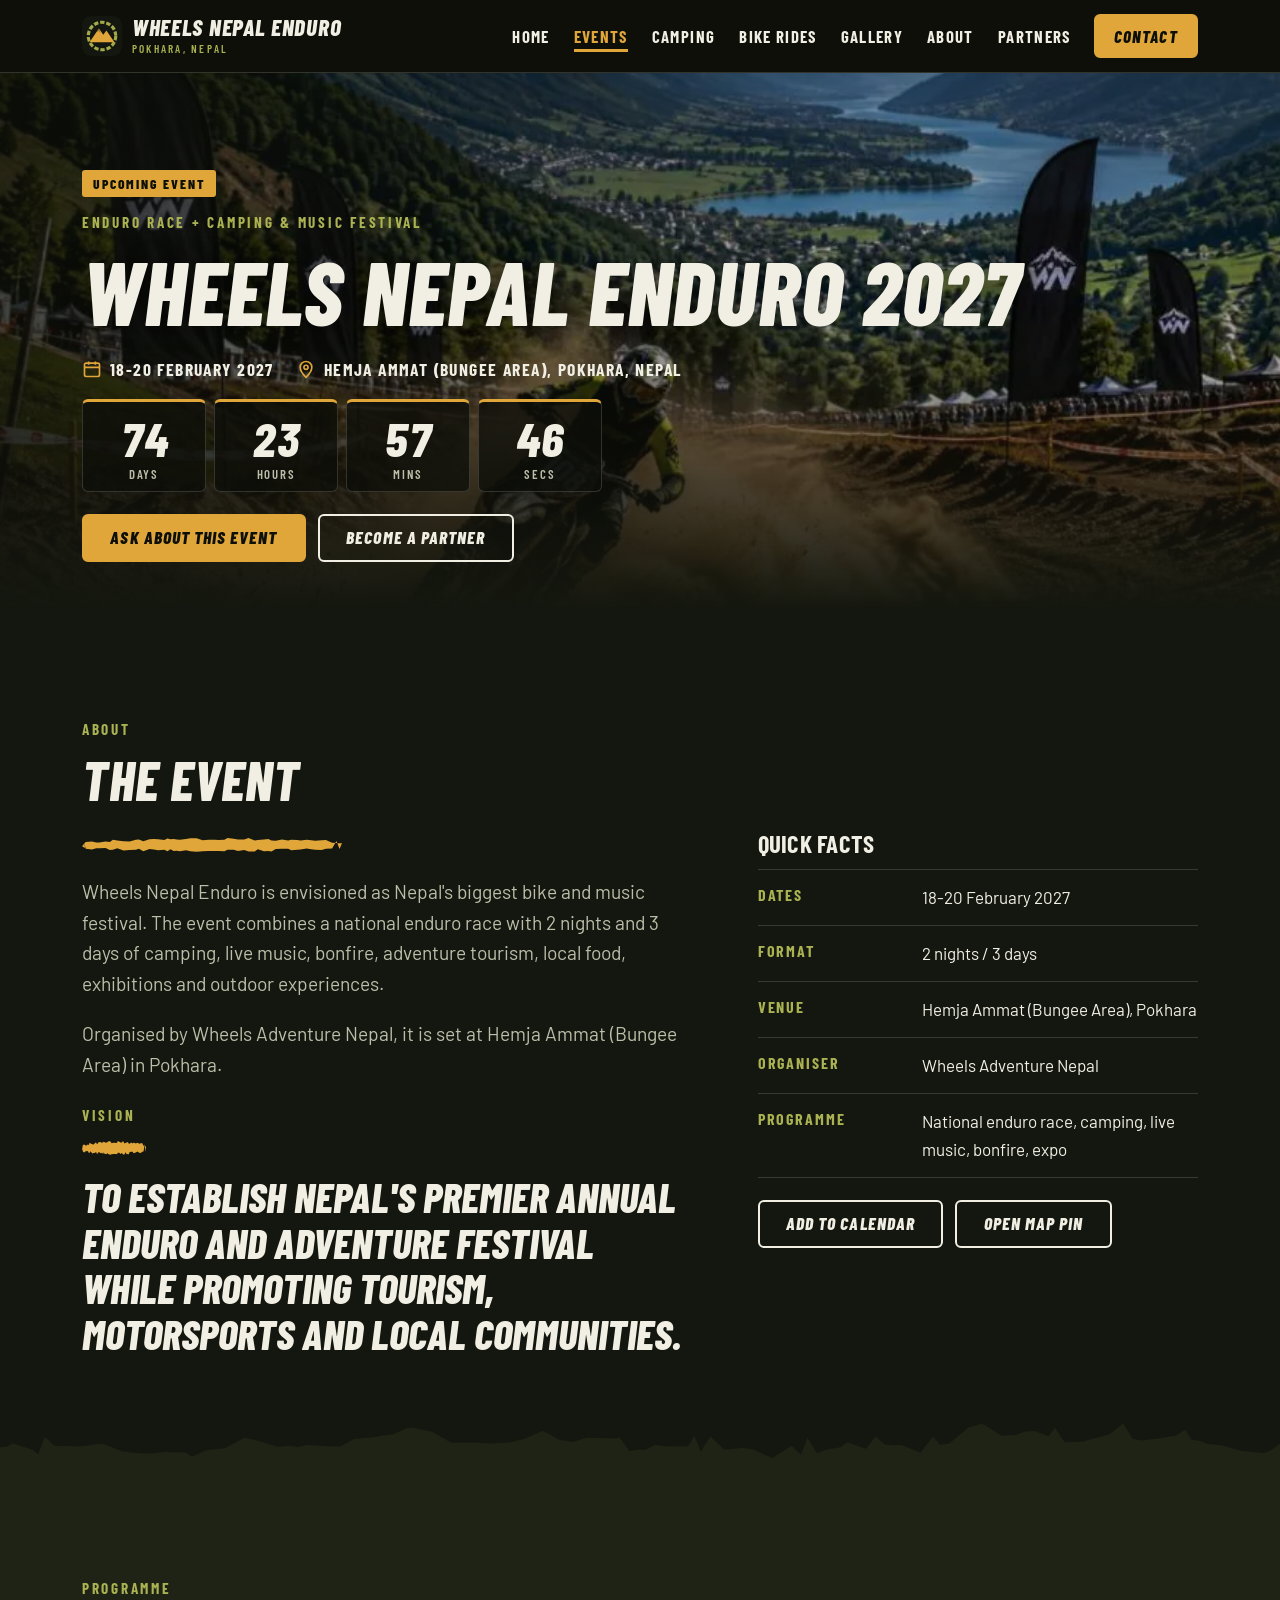
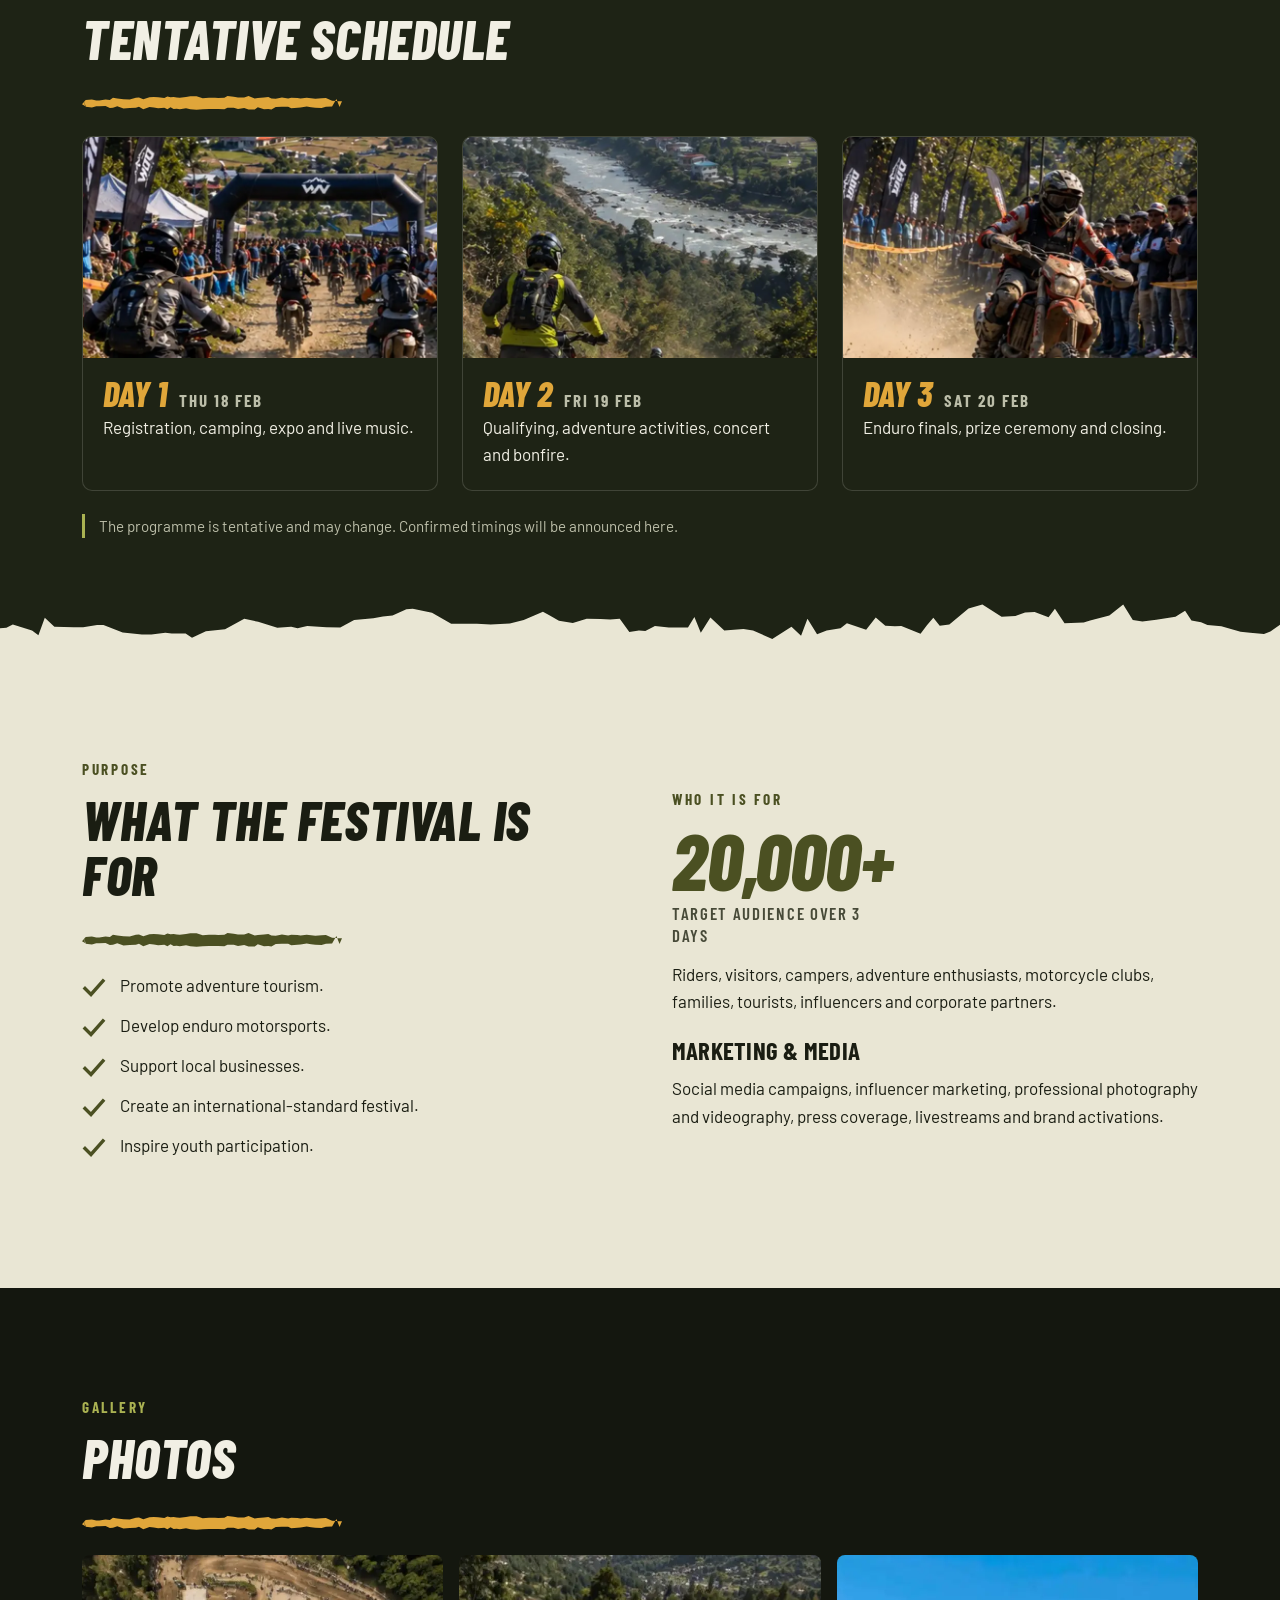
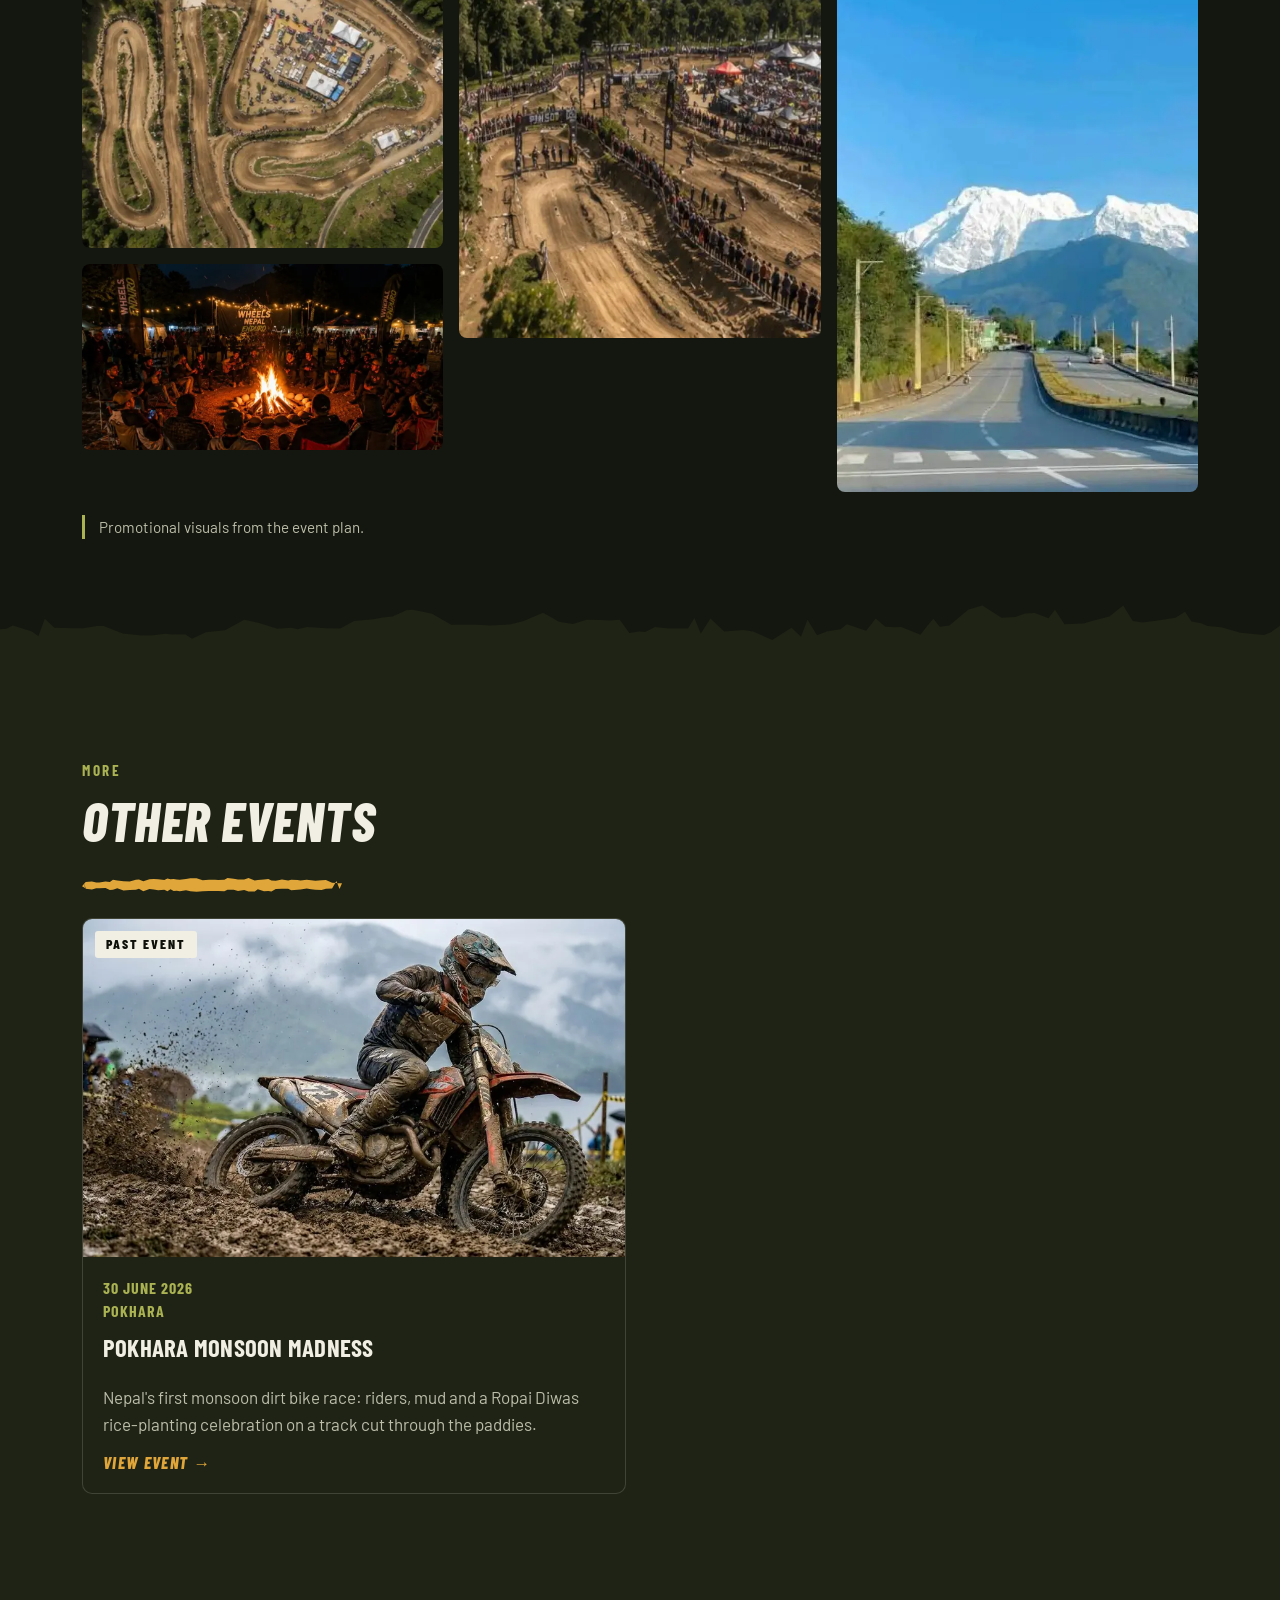
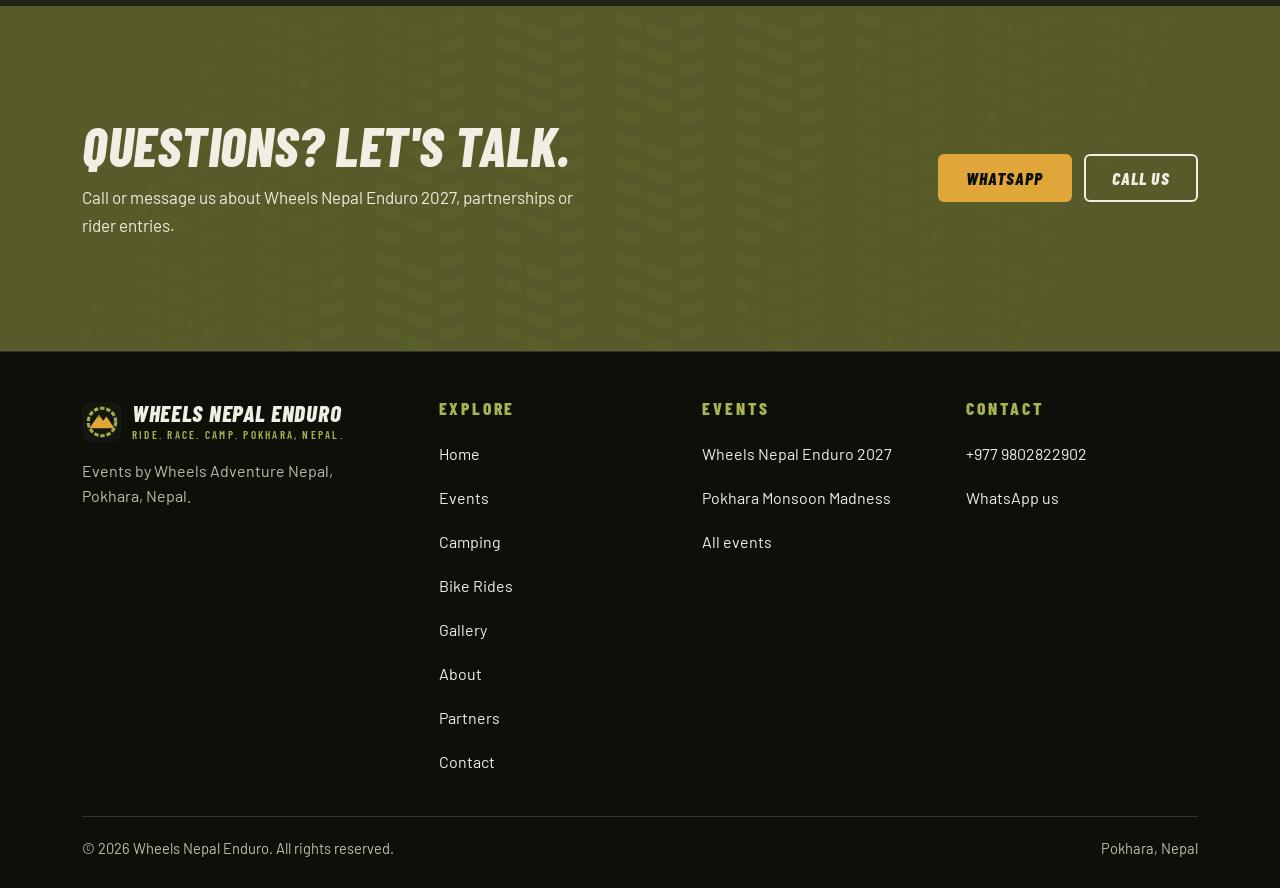
<file: events/wheels-nepal-enduro-2027.html>
<!doctype html>
<html lang="en" data-root="../">
<head>
<meta charset="utf-8">
<meta name="viewport" content="width=device-width,initial-scale=1">
<title>Wheels Nepal Enduro 2027 | 18-20 Feb 2027, Pokhara</title>
<meta name="description" content="Wheels Nepal Enduro 2027 Camping &amp; Music Festival: 18-20 February 2027 at Hemja Ammat (Bungee Area), Pokhara. National enduro race, camping, live music and bonfire.">
<meta name="theme-color" content="#14170f">
<link rel="canonical" href="https://wheels-nepal.vercel.app/events/wheels-nepal-enduro-2027.html">
<meta property="og:type" content="website">
<meta property="og:site_name" content="Wheels Nepal Enduro">
<meta property="og:title" content="Wheels Nepal Enduro 2027 | 18-20 Feb 2027, Pokhara">
<meta property="og:description" content="Wheels Nepal Enduro 2027 Camping &amp; Music Festival: 18-20 February 2027 at Hemja Ammat (Bungee Area), Pokhara. National enduro race, camping, live music and bonfire.">
<meta property="og:url" content="https://wheels-nepal.vercel.app/events/wheels-nepal-enduro-2027.html">
<meta property="og:image" content="https://wheels-nepal.vercel.app/assets/img/og.jpg">
<meta property="og:image:width" content="1200">
<meta property="og:image:height" content="630">
<meta property="og:image:alt" content="Wheels Nepal Enduro: enduro races, bike rides and camping from Pokhara, Nepal">
<meta name="twitter:card" content="summary_large_image">
<link rel="icon" href="../favicon.svg" type="image/svg+xml">
<link rel="preload" href="../assets/fonts/barlow-condensed-latin-800-italic.woff2" as="font" type="font/woff2" crossorigin>
<link rel="preload" href="../assets/fonts/barlow-latin-400-normal.woff2" as="font" type="font/woff2" crossorigin>
<link rel="stylesheet" href="../css/styles.css">
</head>
<body data-nav="events.html">
<a class="skip" href="#main">Skip to content</a>
<header id="site-header"></header>
<noscript><nav aria-label="Main (no JavaScript)" style="padding:12px 20px;background:#0d0f09"><a href="../index.html">Home</a> &middot; <a href="../events.html">Events</a> &middot; <a href="../camping.html">Camping</a> &middot; <a href="../bike-rides.html">Bike Rides</a> &middot; <a href="../gallery.html">Gallery</a> &middot; <a href="../about.html">About</a> &middot; <a href="../partners.html">Partners</a> &middot; <a href="../contact.html">Contact</a></nav></noscript>
<main id="main">
<div id="event-root" data-slug="wheels-nepal-enduro-2027"><div class="wrap section"><h1>Wheels Nepal Enduro 2027</h1><p>18-20 February 2027, Hemja Ammat (Bungee Area), Pokhara, Nepal. Organised by Wheels Adventure Nepal. Call +977 9802822902.</p></div></div>
</main>
<footer id="site-footer"></footer>
<script src="../js/config.js"></script>
<script src="../js/events-data.js"></script>
<script src="../js/app.js"></script>
</body>
</html>
</file>
<file: css/styles.css>
/* ==========================================================================
   Wheels Nepal - styles
   Palette: dark olive / charcoal, bone text, dust-amber accent.
   Mobile first (360px+). Fonts are self-hosted (Barlow / Barlow Condensed, OFL).
   ========================================================================== */

@font-face{font-family:"Barlow Condensed";font-style:normal;font-weight:600;font-display:swap;src:url(../assets/fonts/barlow-condensed-latin-600-normal.woff2) format("woff2")}
@font-face{font-family:"Barlow Condensed";font-style:normal;font-weight:700;font-display:swap;src:url(../assets/fonts/barlow-condensed-latin-700-normal.woff2) format("woff2")}
@font-face{font-family:"Barlow Condensed";font-style:normal;font-weight:800;font-display:swap;src:url(../assets/fonts/barlow-condensed-latin-800-normal.woff2) format("woff2")}
@font-face{font-family:"Barlow Condensed";font-style:italic;font-weight:800;font-display:swap;src:url(../assets/fonts/barlow-condensed-latin-800-italic.woff2) format("woff2")}
@font-face{font-family:"Barlow";font-style:normal;font-weight:400;font-display:swap;src:url(../assets/fonts/barlow-latin-400-normal.woff2) format("woff2")}
@font-face{font-family:"Barlow";font-style:normal;font-weight:600;font-display:swap;src:url(../assets/fonts/barlow-latin-600-normal.woff2) format("woff2")}

:root{
  --ink:#0d0f09;
  --bg:#14170f;
  --surface:#1e2315;
  --surface-2:#262c19;
  --olive:#565b29;          /* deep olive for panels (bone text 6.4:1) */
  --olive-bright:#aab252;   /* accent text on dark */
  --bone:#f1efe4;
  --muted:#bcbea9;
  --amber:#e0a63a;
  --amber-hover:#f0bb55;
  --paper:#e9e6d4;
  --paper-ink:#1a1d12;
  --paper-muted:#474a38;
  --paper-olive:#4b5022;    /* olive text on paper (6.9:1) */
  --line:rgba(241,239,228,.16);
  --radius:6px;
  --maxw:1180px;
  --gutter:20px;
  --font-display:"Barlow Condensed","Arial Narrow",Impact,sans-serif;
  --font-body:"Barlow",system-ui,-apple-system,"Segoe UI",Roboto,sans-serif;
  --header-h:64px;
}
@media (min-width:768px){:root{--gutter:32px;--header-h:72px}}

*,*::before,*::after{box-sizing:border-box}
[hidden]{display:none!important}
html{-webkit-text-size-adjust:100%;scroll-padding-top:calc(var(--header-h) + 16px)}
body{margin:0;background:var(--bg);color:var(--bone);font:400 1.0625rem/1.6 var(--font-body);
  -webkit-font-smoothing:antialiased;text-rendering:optimizeLegibility;overflow-x:hidden}
img,picture,svg{display:block;max-width:100%}
img{height:auto}
a{color:var(--olive-bright);text-underline-offset:3px}
a:hover{color:var(--amber-hover)}
p{margin:0 0 1em}
ul{margin:0;padding:0}
h1,h2,h3,h4{font-family:var(--font-display);font-weight:800;line-height:1.02;margin:0 0 .5em;text-transform:uppercase;letter-spacing:.01em}
h1{font-size:clamp(2.6rem,9.5vw,5.6rem);font-style:italic}
h2{font-size:clamp(2rem,6.2vw,3.4rem);font-style:italic}
h3{font-size:1.55rem;font-weight:700}
h4{font-size:1.15rem;font-weight:700;letter-spacing:.06em}

:focus-visible{outline:3px solid var(--amber);outline-offset:3px;border-radius:2px}
.sr-only{position:absolute!important;width:1px;height:1px;padding:0;margin:-1px;overflow:hidden;clip:rect(0,0,0,0);white-space:nowrap;border:0}
.skip{position:absolute;left:12px;top:-60px;z-index:200;background:var(--amber);color:var(--ink);padding:12px 18px;font-weight:600;border-radius:var(--radius);text-decoration:none}
.skip:focus{top:12px}

.wrap{width:100%;max-width:var(--maxw);margin-inline:auto;padding-inline:var(--gutter)}
.section{position:relative;padding-block:clamp(56px,9vw,112px)}
.section--surface{background:var(--surface)}
.section--olive{background:var(--olive)}
.section--paper{background:var(--paper);color:var(--paper-ink)}
.section--paper a{color:var(--paper-olive)}
.section--paper a:hover{color:#2c3010}
.section--paper .lede,.section--paper .muted{color:var(--paper-muted)}

/* Grit: tyre-track texture + ragged brush edge --------------------------- */
.tread{position:relative;isolation:isolate}
.tread::after{content:"";position:absolute;inset:0;z-index:-1;pointer-events:none;
  background:url(../assets/img/tread.svg) 0 0/120px 120px;opacity:.055;
  -webkit-mask-image:linear-gradient(115deg,transparent 10%,#000 45%,transparent 90%);
          mask-image:linear-gradient(115deg,transparent 10%,#000 45%,transparent 90%)}
.edge{position:absolute;left:0;right:0;top:1px;height:clamp(24px,4vw,48px);transform:translateY(-100%);background:var(--bg);pointer-events:none;
  -webkit-mask:url(../assets/img/edge.svg) center/100% 100% no-repeat;mask:url(../assets/img/edge.svg) center/100% 100% no-repeat}
.section--surface>.edge{background:var(--surface)}
.section--olive>.edge{background:var(--olive)}
.section--paper>.edge{background:var(--paper)}
.swash{display:block;width:min(260px,60%);height:20px;margin:.35rem 0 1.4rem;background:var(--amber);
  -webkit-mask:url(../assets/img/swash.svg) 0 0/100% 100% no-repeat;mask:url(../assets/img/swash.svg) 0 0/100% 100% no-repeat}
.section--paper .swash{background:var(--paper-olive)}
.center .swash{margin-inline:auto}
.center{text-align:center}

.kicker{font:700 .95rem/1 var(--font-display);letter-spacing:.18em;text-transform:uppercase;color:var(--olive-bright);margin:0 0 .9rem}
.section--paper .kicker{color:var(--paper-olive)}
.lede{font-size:1.2rem;color:var(--muted);max-width:60ch}
.muted{color:var(--muted)}
.section-head{margin-bottom:2rem;max-width:760px}
.center .section-head,.section-head.center{margin-inline:auto}
.section-head h2{margin-bottom:.15em}

/* Buttons ---------------------------------------------------------------- */
.btn{display:inline-flex;align-items:center;justify-content:center;gap:.5em;min-height:48px;min-width:48px;padding:.7em 1.5em;
  font:800 1.1rem/1 var(--font-display);font-style:italic;letter-spacing:.06em;text-transform:uppercase;text-decoration:none;cursor:pointer;
  border:2px solid var(--amber);border-radius:var(--radius);background:var(--amber);color:var(--ink);
  transition:background .15s,color .15s,transform .15s,border-color .15s}
.btn:hover{background:var(--amber-hover);border-color:var(--amber-hover);color:var(--ink);transform:translateY(-1px)}
.btn--ghost{background:transparent;color:var(--bone);border-color:var(--bone)}
.btn--ghost:hover{background:var(--bone);border-color:var(--bone);color:var(--ink)}
.section--paper .btn--ghost{color:var(--paper-ink);border-color:var(--paper-ink)}
.section--paper .btn--ghost:hover{background:var(--paper-ink);color:var(--paper)}
.btn--wa{background:#25d366;border-color:#25d366;color:#07210f}
.btn--wa:hover{background:#4be385;border-color:#4be385;color:#07210f}
.btn-row{display:flex;flex-wrap:wrap;gap:12px;margin-top:1.4rem}

/* Header ------------------------------------------------------------------ */
.site-header{position:sticky;top:0;z-index:100;background:rgba(13,15,9,.94);-webkit-backdrop-filter:blur(8px);backdrop-filter:blur(8px);border-bottom:1px solid var(--line)}
.site-header .wrap{display:flex;align-items:center;justify-content:space-between;height:var(--header-h);gap:12px}
.brand{display:flex;align-items:center;gap:10px;color:var(--bone);text-decoration:none;min-height:44px}
.brand:hover{color:var(--bone)}
.brand img{width:40px;height:40px;border-radius:9px}
.brand-text{display:flex;flex-direction:column;line-height:1}
.brand-name{font:800 1.45rem/1 var(--font-display);font-style:italic;text-transform:uppercase;letter-spacing:.03em}
.brand-sub{font:600 .7rem/1.2 var(--font-display);letter-spacing:.2em;text-transform:uppercase;color:var(--olive-bright);margin-top:3px}
.nav-toggle{display:inline-flex;align-items:center;justify-content:center;width:48px;height:48px;background:none;border:2px solid var(--line);border-radius:var(--radius);color:var(--bone);cursor:pointer}
.nav-toggle:hover{border-color:var(--bone)}
.nav-toggle svg{width:24px;height:24px}
.nav{display:none;position:absolute;left:0;right:0;top:var(--header-h);background:var(--ink);border-bottom:1px solid var(--line);padding:8px var(--gutter) 20px}
.nav.is-open{display:block}
.nav ul{list-style:none;display:flex;flex-direction:column}
.nav a{display:flex;align-items:center;min-height:48px;padding:0 4px;color:var(--bone);text-decoration:none;font:700 1.25rem/1 var(--font-display);letter-spacing:.08em;text-transform:uppercase;border-bottom:1px solid var(--line)}
.nav a:hover{color:var(--amber)}
.nav a[aria-current="page"]{color:var(--amber)}
.nav .nav-cta{margin-top:16px;border:2px solid var(--amber);background:var(--amber);color:var(--ink);justify-content:center;border-radius:var(--radius);font-style:italic}
.nav .nav-cta:hover{background:var(--amber-hover);color:var(--ink)}
@media (min-width:1040px){
  .nav-toggle{display:none}
  .nav{display:block;position:static;background:none;border:0;padding:0}
  .nav ul{flex-direction:row;align-items:center;gap:2px}
  .nav a{border:0;font-size:1.05rem;padding:0 11px;min-height:44px;position:relative}
  .nav a[aria-current="page"]::after{content:"";position:absolute;left:11px;right:11px;bottom:6px;height:3px;background:var(--amber)}
  .nav .nav-cta{margin:0 0 0 10px;padding:0 18px}
  .nav .nav-cta[aria-current="page"]::after{display:none}
}

/* Hero --------------------------------------------------------------------- */
.hero{position:relative;overflow:hidden;min-height:min(80vh,700px);display:flex;align-items:flex-end;background:var(--ink)}
.hero picture,.hero>img{position:absolute;inset:0;width:100%;height:100%}
.hero picture img{width:100%;height:100%;object-fit:cover;object-position:60% 50%}
.hero::before{content:"";position:absolute;inset:0;z-index:1;background:
  linear-gradient(0deg,var(--bg) 0%,rgba(13,15,9,.7) 24%,rgba(13,15,9,.18) 55%,rgba(13,15,9,.4) 100%),
  linear-gradient(90deg,rgba(13,15,9,.72),rgba(13,15,9,0) 68%)}
.hero .wrap{position:relative;z-index:2;padding-block:120px 48px}
.hero h1{max-width:12ch;margin-bottom:.25em;text-shadow:0 2px 24px rgba(0,0,0,.5)}
.hero h1 em{font-style:inherit;color:var(--amber)}
.hero .lede{color:#e3e1d3;max-width:46ch;text-shadow:0 1px 12px rgba(0,0,0,.6)}
.hero-meta{display:flex;flex-wrap:wrap;gap:10px 22px;margin:1.2rem 0 0;padding:0;list-style:none;font:700 1.1rem/1.2 var(--font-display);letter-spacing:.08em;text-transform:uppercase}
.hero-meta li{display:flex;align-items:center;gap:8px}
.hero-meta svg{width:20px;height:20px;color:var(--amber);flex:none}
.hero--page{min-height:0}
.hero--page h1{max-width:none}
.hero--page .wrap{padding-block:96px 48px}
.hero--plain{background:var(--surface);min-height:0}
.hero--plain::before{background:none}
.hero--plain .wrap{padding-block:72px 40px}
.hero--plain h1{font-size:clamp(2.4rem,8vw,4.6rem);max-width:none}

/* Badges ------------------------------------------------------------------- */
.badge{display:inline-block;font:800 .85rem/1 var(--font-display);letter-spacing:.14em;text-transform:uppercase;padding:.5em .8em;border-radius:3px;background:var(--amber);color:var(--ink)}
.badge--past{background:var(--bone);color:var(--ink)}
.badge--soon{background:transparent;border:1.5px solid var(--olive-bright);color:var(--olive-bright)}
.section--paper .badge--soon{border-color:var(--paper-olive);color:var(--paper-olive)}

/* Countdown ---------------------------------------------------------------- */
.countdown{display:grid;grid-template-columns:repeat(4,1fr);gap:8px;max-width:520px;margin:1.2rem 0}
.cd-cell{background:rgba(13,15,9,.78);border:1px solid var(--line);border-top:3px solid var(--amber);border-radius:var(--radius);padding:12px 4px 10px;text-align:center}
.cd-num{display:block;font:800 clamp(1.9rem,8vw,3rem)/1 var(--font-display);font-style:italic;font-variant-numeric:tabular-nums}
.cd-lab{display:block;font:600 .8rem/1 var(--font-display);letter-spacing:.14em;text-transform:uppercase;color:var(--muted);margin-top:6px}
.cd-done{font:800 1.6rem/1.1 var(--font-display);font-style:italic;text-transform:uppercase;color:var(--amber);margin:1rem 0}

/* Next event feature ---------------------------------------------------------- */
.feature{display:grid;gap:28px;align-items:center;background:var(--surface-2);border:1px solid var(--line);border-radius:10px;padding:clamp(20px,4vw,40px);position:relative;overflow:hidden}
.feature .logo{width:min(230px,52%);height:auto}
.feature h2{font-size:clamp(2rem,6vw,3.2rem)}
.feature-meta{list-style:none;display:grid;gap:6px;margin:.4rem 0 0;color:var(--muted)}
.feature-meta strong{color:var(--bone);font-weight:600}
@media (min-width:860px){.feature{grid-template-columns:1fr 1.15fr;gap:48px}}

/* Cards ---------------------------------------------------------------------- */
.grid{display:grid;gap:22px}
@media (min-width:640px){.grid--2{grid-template-columns:repeat(2,1fr)}}
@media (min-width:900px){.grid--3{grid-template-columns:repeat(3,1fr)}.grid--2{gap:28px}}
.card{position:relative;display:flex;flex-direction:column;background:var(--surface);border:1px solid var(--line);border-radius:10px;overflow:hidden;transition:transform .2s,border-color .2s}
.card:hover{transform:translateY(-3px);border-color:var(--olive-bright)}
.card-media{position:relative;aspect-ratio:16/10;background:var(--ink);overflow:hidden}
.card-media picture{display:block;width:100%;height:100%}
.card-media img{width:100%;height:100%;object-fit:cover}
.card-media .badge{position:absolute;left:12px;top:12px;z-index:1}
.card-media--logo{display:grid;place-items:center;background:radial-gradient(circle at 50% 40%,var(--surface-2),var(--ink));}
.card-media--logo img{width:auto;height:70%;object-fit:contain}
.card-media--logo::after{content:"";position:absolute;inset:0;background:url(../assets/img/tread.svg) 0 0/90px 90px;opacity:.05}
.card-body{display:flex;flex-direction:column;flex:1;padding:20px 20px 22px}
.card-body h3{margin-bottom:.2em}
.card-body h3 a{display:inline-block;min-height:44px;color:var(--bone);text-decoration:none}
.card-body h3 a::after{content:"";position:absolute;inset:0}   /* whole card clickable */
.card-body h3 a:hover{color:var(--amber)}
.card-meta{list-style:none;color:var(--olive-bright);font:700 1rem/1.4 var(--font-display);letter-spacing:.06em;text-transform:uppercase;margin-bottom:.8rem}
.card-body p{color:var(--muted);margin-bottom:1rem}
.card-link{margin-top:auto;font:800 1.05rem/1 var(--font-display);font-style:italic;letter-spacing:.08em;text-transform:uppercase;color:var(--amber)}
.card--soon{border-style:dashed;background:transparent;justify-content:center}
.card--soon:hover{transform:none;border-color:var(--line)}
.card--soon .card-body{align-items:flex-start;justify-content:center;min-height:260px}
.card--soon h3{color:var(--bone)}

/* Stats ------------------------------------------------------------------------- */
.stats{display:grid;gap:0;grid-template-columns:1fr;border-block:1px solid var(--line);margin-block:1.5rem}
.stat{padding:22px 4px;border-bottom:1px solid var(--line)}
.stat:last-child{border-bottom:0}
.stat-n{display:block;font:800 clamp(3rem,12vw,5rem)/.95 var(--font-display);font-style:italic;color:var(--amber)}
.stat-l{display:block;font:600 1.05rem/1.3 var(--font-display);letter-spacing:.1em;text-transform:uppercase;color:var(--muted);max-width:26ch;margin-top:6px}
.section--paper .stat-n{color:var(--paper-olive)}
.section--paper .stat-l{color:var(--paper-muted)}
.section--paper .stats,.section--paper .stat{border-color:rgba(26,29,18,.22)}
@media (min-width:720px){.stats{grid-template-columns:repeat(3,1fr)}.stat{border-bottom:0;border-right:1px solid var(--line);padding:26px 24px}.stat:first-child{padding-left:0}.stat:last-child{border-right:0}
  .section--paper .stat{border-color:rgba(26,29,18,.22)}}

/* Split layouts / prose -------------------------------------------------------------- */
.split{display:grid;gap:36px;align-items:center}
@media (min-width:860px){.split{grid-template-columns:1fr 1fr;gap:64px}.split--wide-left{grid-template-columns:1.25fr .9fr}}
.split-media img{border-radius:10px;width:100%;box-shadow:0 20px 50px rgba(0,0,0,.35)}
.prose{max-width:68ch}
.prose h2{margin-top:1.6em}
.ticks{list-style:none;display:grid;gap:12px;margin:1rem 0}
.ticks li{position:relative;padding-left:38px;min-height:28px}
.ticks li::before{content:"";position:absolute;left:0;top:.2em;width:24px;height:24px;background:var(--amber);
  -webkit-mask:url("data:image/svg+xml,%3Csvg xmlns='http://www.w3.org/2000/svg' viewBox='0 0 24 24'%3E%3Cpath d='M3 12.5 9 18.5 21 5' fill='none' stroke='%23000' stroke-width='3.4' stroke-linecap='square'/%3E%3C/svg%3E") center/contain no-repeat;
          mask:url("data:image/svg+xml,%3Csvg xmlns='http://www.w3.org/2000/svg' viewBox='0 0 24 24'%3E%3Cpath d='M3 12.5 9 18.5 21 5' fill='none' stroke='%23000' stroke-width='3.4' stroke-linecap='square'/%3E%3C/svg%3E") center/contain no-repeat}
.section--paper .ticks li::before{background:var(--paper-olive)}
.facts{display:grid;gap:0;margin:0;border-top:1px solid var(--line)}
.facts div{display:grid;grid-template-columns:110px 1fr;gap:14px;padding:14px 0;border-bottom:1px solid var(--line)}
.facts dt{font:700 1rem/1.4 var(--font-display);letter-spacing:.12em;text-transform:uppercase;color:var(--olive-bright)}
.facts dd{margin:0}
@media (min-width:640px){.facts div{grid-template-columns:150px 1fr}}
.quote{font:800 clamp(1.7rem,5vw,2.6rem)/1.1 var(--font-display);font-style:italic;text-transform:uppercase;margin:0}
.quote::before{content:"";display:block;width:64px;height:20px;background:var(--amber);margin-bottom:1rem;-webkit-mask:url(../assets/img/swash.svg) center/100% 100% no-repeat;mask:url(../assets/img/swash.svg) center/100% 100% no-repeat}

/* Schedule --------------------------------------------------------------------- */
.days{display:grid;gap:20px}
@media (min-width:860px){.days{grid-template-columns:repeat(3,1fr);gap:24px}}
.day{background:var(--surface);border:1px solid var(--line);border-radius:10px;overflow:hidden}
.day img{width:100%;aspect-ratio:16/10;object-fit:cover}
.day-body{padding:18px 20px 22px}
.day-tag{display:flex;align-items:baseline;gap:12px;font-family:var(--font-display);text-transform:uppercase;margin-bottom:.5rem}
.day-tag b{font-size:2.2rem;font-style:italic;font-weight:800;line-height:1;color:var(--amber)}
.day-tag span{font-weight:700;letter-spacing:.12em;color:var(--muted)}
.day-body p{margin:0;color:var(--bone)}
.note{font-size:.95rem;color:var(--muted);border-left:3px solid var(--olive-bright);padding-left:14px;margin:1.4rem 0 0}

/* Offerings (trek / ride) ----------------------------------------------------------------- */
.offer{background:var(--surface);border:1px solid var(--line);border-radius:10px;padding:24px 22px;display:flex;flex-direction:column;gap:6px}
.offer h3{margin:0 0 .2em}
.offer p{color:var(--muted)}
.offer-specs{margin:.6rem 0 1.2rem;display:grid;gap:0;border-top:1px solid var(--line)}
.offer-specs div{display:flex;justify-content:space-between;gap:12px;padding:10px 0;border-bottom:1px solid var(--line);font-size:.98rem}
.offer-specs dt{font:700 .95rem/1.3 var(--font-display);letter-spacing:.1em;text-transform:uppercase;color:var(--olive-bright)}
.offer-specs dd{margin:0;color:var(--muted);text-align:right}
.offer-note{color:var(--muted);margin:.4rem 0 1.2rem!important;padding:12px 0;border-block:1px solid var(--line)}
.offer-note strong{color:var(--bone);font-weight:600}
.offer .btn{margin-top:auto;align-self:flex-start}
.offer .badge{align-self:flex-start;margin-bottom:10px}

/* Tabs ------------------------------------------------------------------------------ */
.tabs{display:flex;gap:8px;flex-wrap:wrap;margin-bottom:2rem}
.tab{min-height:48px;padding:0 22px;background:transparent;color:var(--bone);border:2px solid var(--line);border-radius:var(--radius);font:800 1.15rem/1 var(--font-display);font-style:italic;letter-spacing:.08em;text-transform:uppercase;cursor:pointer}
.tab:hover{border-color:var(--bone)}
.tab[aria-selected="true"]{background:var(--amber);border-color:var(--amber);color:var(--ink)}
.tab .count{font-style:normal;opacity:.8;margin-left:6px}
.panel[hidden]{display:none}
.empty{border:1px dashed var(--line);border-radius:10px;padding:32px 24px;color:var(--muted)}

/* Gallery ------------------------------------------------------------------------------ */
.gallery{columns:1;column-gap:16px}
@media (min-width:560px){.gallery{columns:2}}
@media (min-width:980px){.gallery{columns:3}}
.shot{break-inside:avoid;margin:0 0 16px;position:relative}
.shot button{display:block;width:100%;padding:0;border:0;background:none;cursor:zoom-in;border-radius:8px;overflow:hidden}
.shot img{width:100%;transition:transform .35s}
.shot button:hover img{transform:scale(1.03)}
.shot figcaption{font-size:.92rem;color:var(--muted);padding:8px 2px 0}
dialog.lightbox{border:0;padding:0;background:transparent;max-width:100vw;max-height:100vh;width:100%;height:100%;color:var(--bone)}
dialog.lightbox::backdrop{background:rgba(5,6,3,.93)}
.lb-inner{display:grid;place-items:center;height:100%;padding:56px 16px 40px;gap:12px;align-content:center}
.lb-inner img{max-height:78vh;width:auto;max-width:100%;border-radius:6px}
.lb-cap{text-align:center;color:var(--muted);max-width:70ch;font-size:.98rem}
.lb-close{position:fixed;top:12px;right:12px;width:48px;height:48px;font-size:1.6rem;line-height:1;background:var(--bone);color:var(--ink);border:0;border-radius:50%;cursor:pointer}
.lb-nav{position:fixed;top:50%;transform:translateY(-50%);width:48px;height:56px;background:rgba(241,239,228,.92);color:var(--ink);border:0;border-radius:var(--radius);font-size:1.6rem;cursor:pointer}
.lb-prev{left:8px}.lb-next{right:8px}
.placeholder{display:grid;place-items:center;aspect-ratio:4/3;border:1px dashed var(--line);border-radius:10px;background:var(--surface);color:var(--muted);text-align:center;padding:20px}

/* Sponsor tiers ------------------------------------------------------------------------ */
.tiers{display:grid;gap:18px}
@media (min-width:700px){.tiers{grid-template-columns:repeat(2,1fr)}}
@media (min-width:1040px){.tiers{grid-template-columns:repeat(4,1fr)}}
.tier{background:var(--paper-ink);color:var(--bone);border-radius:10px;padding:26px 22px;border-top:6px solid var(--olive-bright);display:flex;flex-direction:column}
.tier--title{border-top-color:var(--amber)}
.tier h3{font-size:2rem;font-style:italic;margin-bottom:.2em}
.tier-rank{font:700 .9rem/1 var(--font-display);letter-spacing:.16em;text-transform:uppercase;color:var(--olive-bright);margin-bottom:10px}
.tier--title .tier-rank{color:var(--amber)}
.tier ul{list-style:none;display:grid;gap:10px;margin-top:.8rem}
.tier li{position:relative;padding-left:22px;color:#e2e0d0}
.tier li::before{content:"";position:absolute;left:0;top:.62em;width:10px;height:10px;background:var(--amber);transform:rotate(45deg) scale(.8)}

/* Forms ---------------------------------------------------------------------------- */
.form{display:grid;gap:16px}
.field label{display:block;font:700 1rem/1.2 var(--font-display);letter-spacing:.1em;text-transform:uppercase;margin-bottom:6px}
.field input,.field select,.field textarea{width:100%;min-height:48px;padding:12px 14px;font:inherit;color:var(--bone);background:var(--ink);border:2px solid #4b513a;border-radius:var(--radius)}
.field textarea{min-height:140px;resize:vertical}
.field input:focus,.field select:focus,.field textarea:focus{border-color:var(--amber);outline:none;box-shadow:0 0 0 3px rgba(224,166,58,.35)}
.field .hint{font-size:.9rem;color:var(--muted);margin-top:4px}
.form-status{min-height:1.5em;color:var(--olive-bright);font-weight:600}
.contact-grid{display:grid;gap:40px}
@media (min-width:900px){.contact-grid{grid-template-columns:1fr 1.2fr;gap:64px}}
.contact-list{list-style:none;display:grid;gap:14px;margin:1.2rem 0}
.contact-list a{display:flex;align-items:center;gap:12px;min-height:48px;color:var(--bone);text-decoration:none;font:700 1.5rem/1.1 var(--font-display);letter-spacing:.04em}
.contact-list a:hover{color:var(--amber)}
.contact-list svg{width:26px;height:26px;color:var(--amber);flex:none}

/* CTA band + footer ------------------------------------------------------------------------ */
.cta-band{background:var(--olive);position:relative;overflow:hidden}
.cta-band .wrap{display:grid;gap:20px;align-items:center}
.cta-band p{color:#eeecdc;max-width:52ch;margin:0}
@media (min-width:860px){.cta-band .wrap{grid-template-columns:1.4fr auto;gap:48px}}
.site-footer{background:var(--ink);border-top:1px solid var(--line);padding-block:48px 28px;font-size:1rem}
.foot-grid{display:grid;gap:32px}
@media (min-width:760px){.foot-grid{grid-template-columns:1.4fr 1fr 1fr 1fr}}
.site-footer h2{font-size:1.1rem;font-style:normal;letter-spacing:.16em;color:var(--olive-bright);margin-bottom:.8em}
.site-footer ul{list-style:none}
.site-footer li a{display:inline-flex;align-items:center;min-height:44px;min-width:44px;color:var(--bone);text-decoration:none}
.site-footer li a:hover{color:var(--amber)}
.foot-note{margin-top:32px;padding-top:20px;border-top:1px solid var(--line);color:var(--muted);font-size:.92rem;display:flex;flex-wrap:wrap;gap:8px 24px;justify-content:space-between}
.social{display:flex;gap:8px;flex-wrap:wrap}
.social a{display:inline-flex;align-items:center;justify-content:center;min-width:44px;min-height:44px;padding:0 12px;border:1px solid var(--line);border-radius:var(--radius);color:var(--bone);text-decoration:none;font-weight:600}

/* Reveal -------------------------------------------------------------------------------------- */
@media (prefers-reduced-motion:no-preference){
  .js .reveal{transform:translateY(14px);transition:transform .5s ease}
  .js .reveal.in{transform:none}
}
@media (prefers-reduced-motion:reduce){*{animation:none!important;transition:none!important;scroll-behavior:auto!important}}
@media print{.site-header,.site-footer,.cta-band,.hero::before{display:none}body{background:#fff;color:#000}}
</file>
